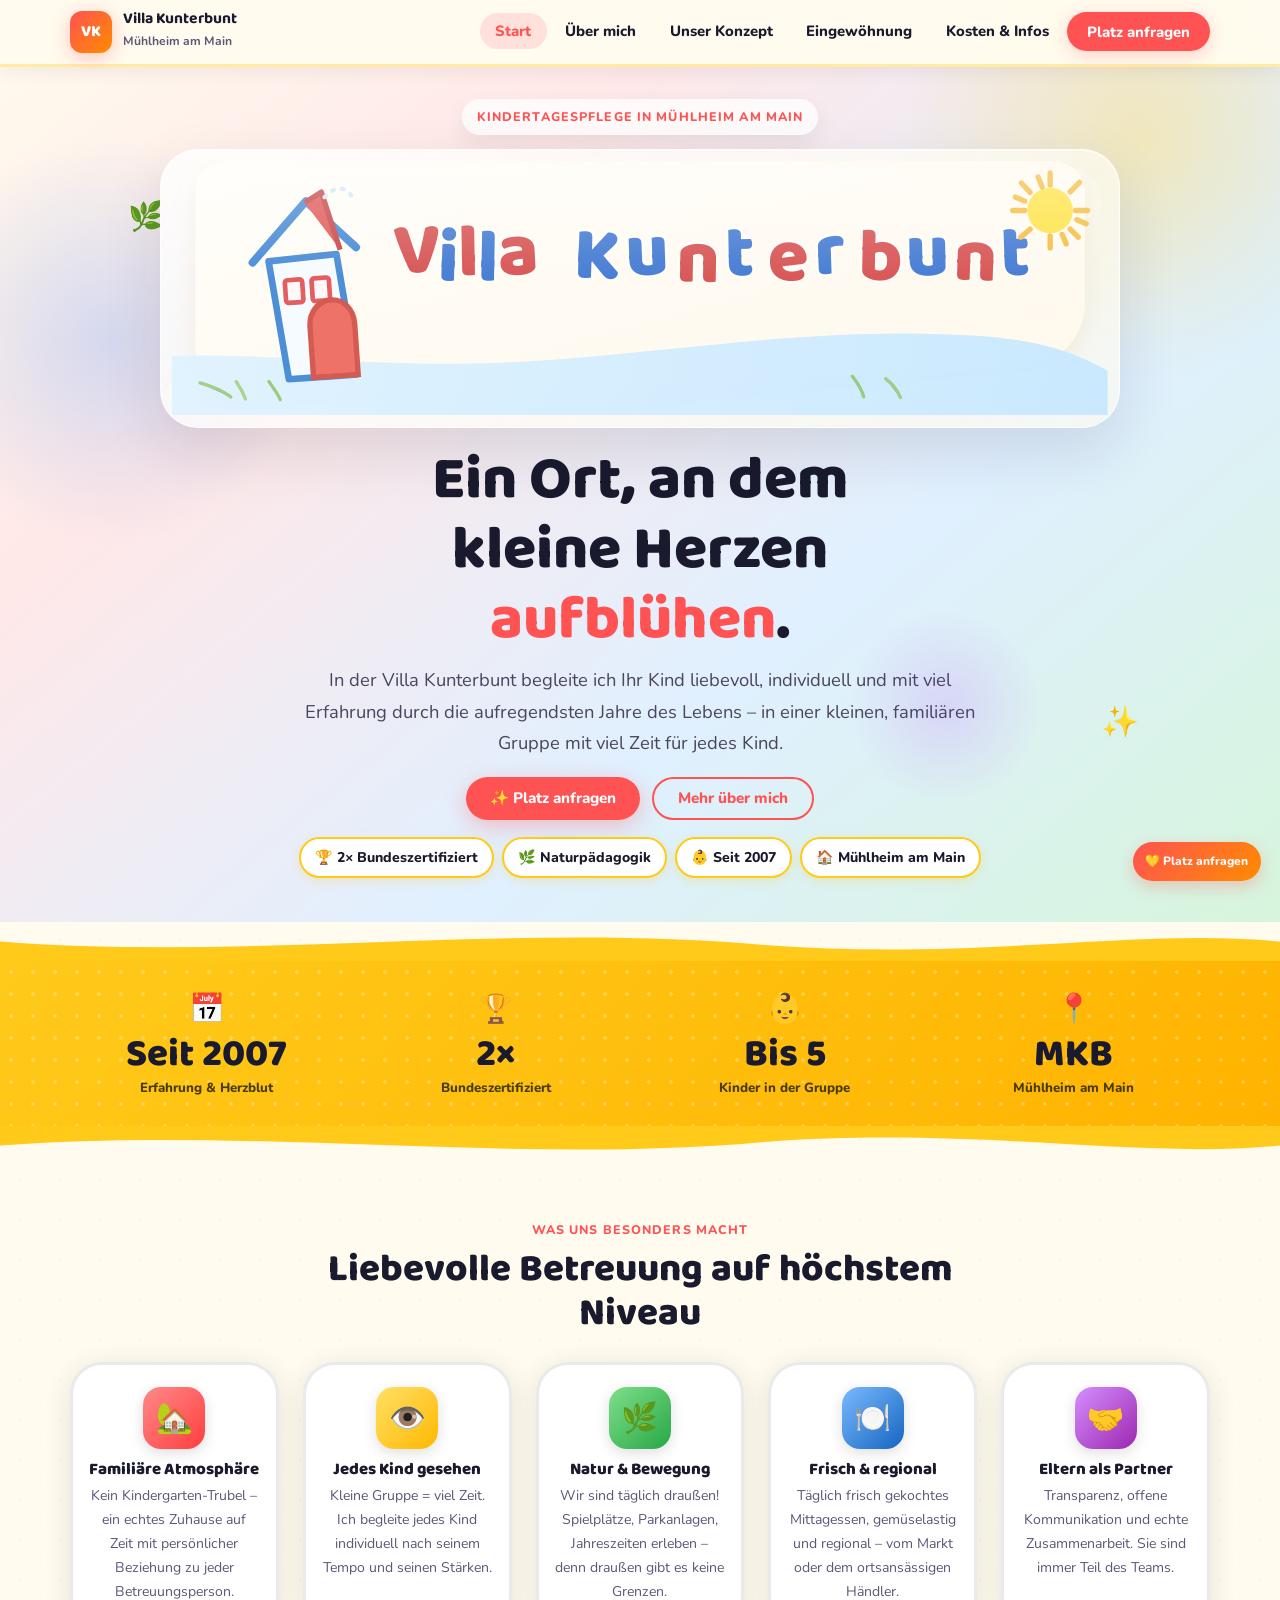
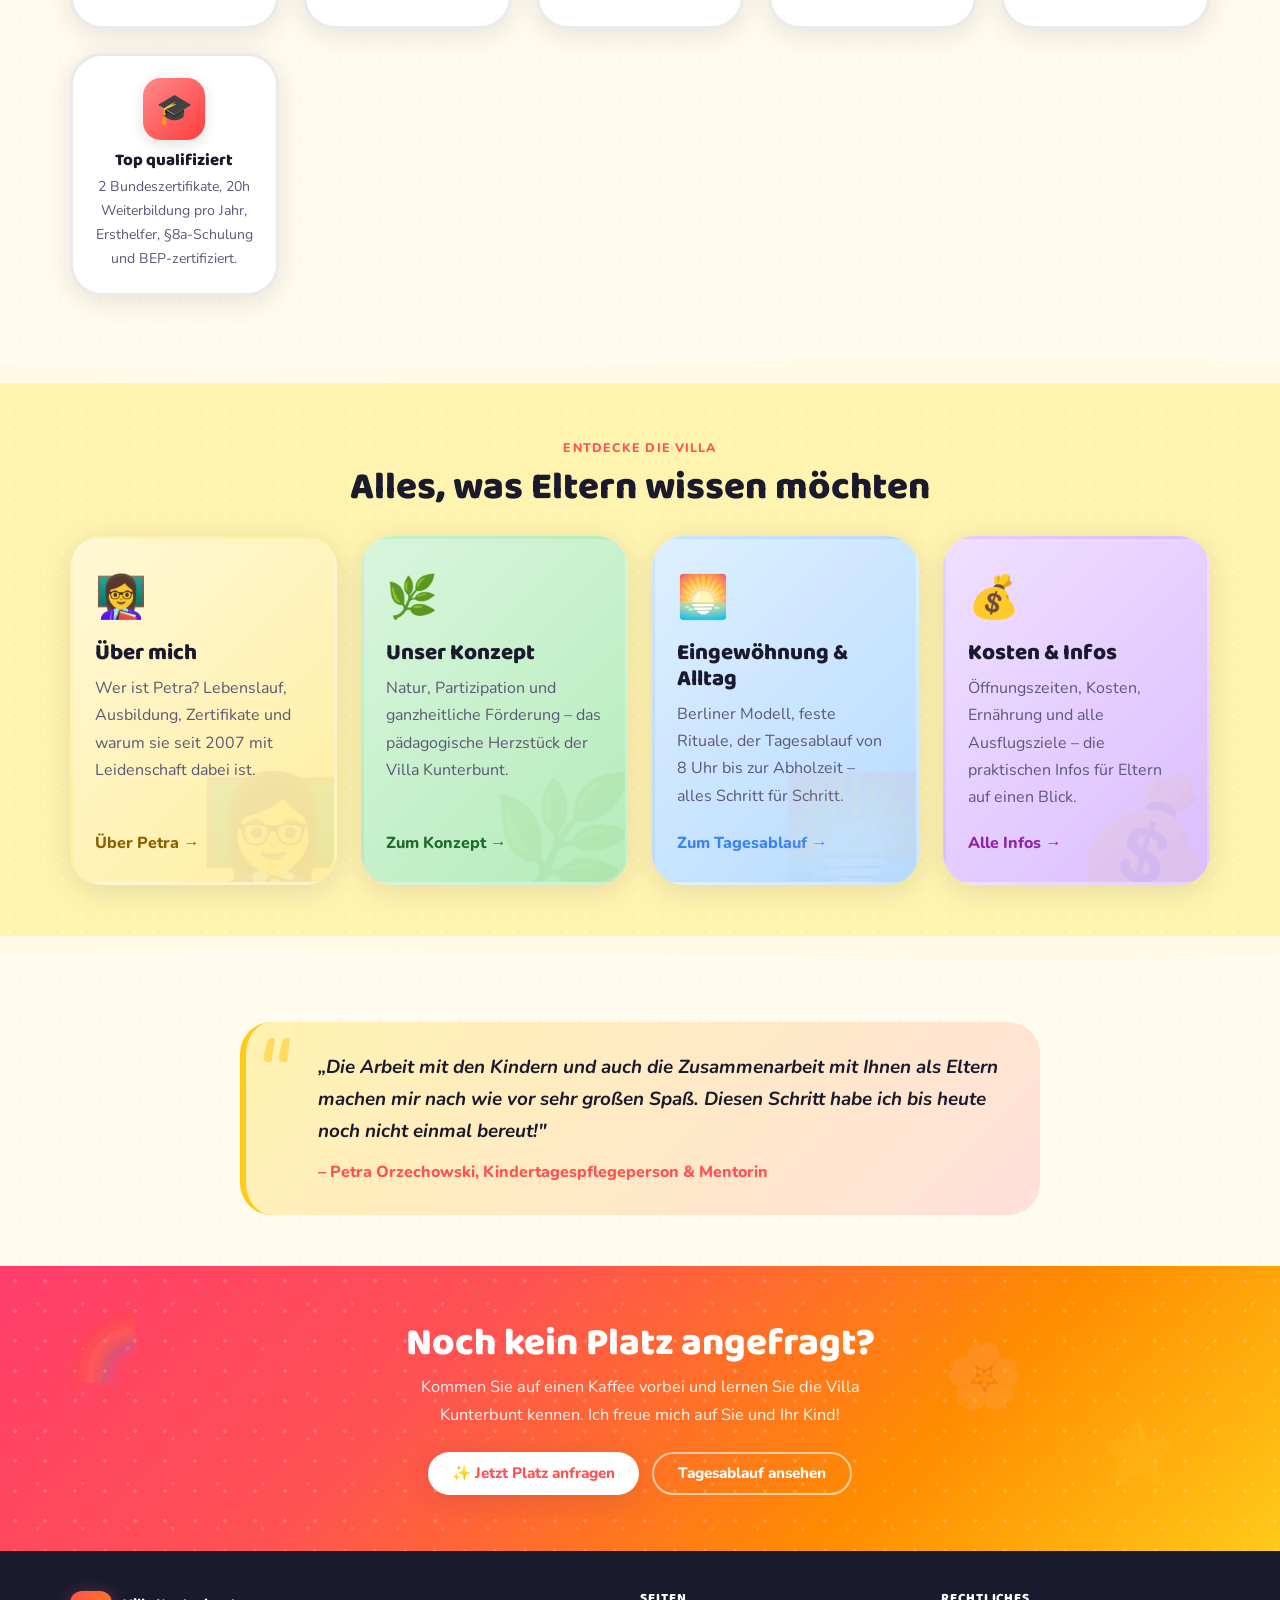
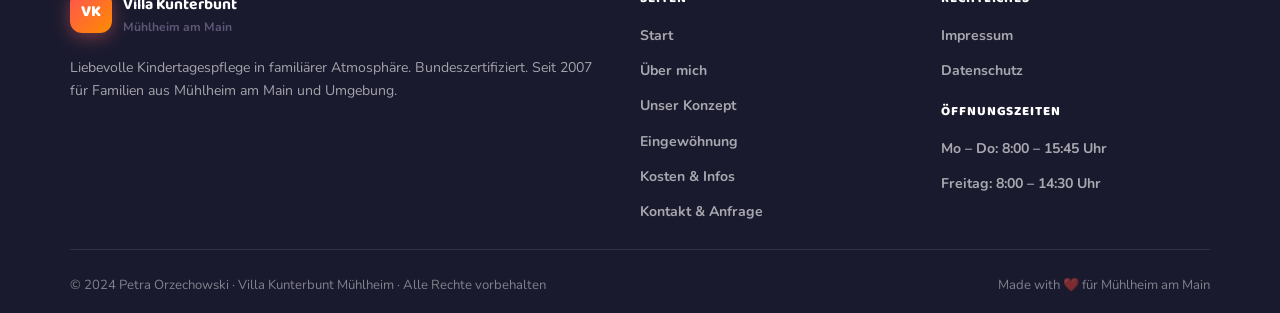
<file: index.html>
﻿<!DOCTYPE html>
<html lang="de">
<head>
  <meta charset="UTF-8" />
  <meta name="viewport" content="width=device-width, initial-scale=1.0" />
  <title>Villa Kunterbunt Mühlheim | Kindertagespflege mit Herz</title>
  <meta name="description" content="Villa Kunterbunt Mühlheim am Main – liebevolle, individuelle Kindertagespflege in kleiner Gruppe. Bundeszertifiziert. Seit 2007." />
  <meta name="keywords" content="Kindertagespflege Mühlheim am Main, Tagesmutter Mühlheim, Betreuung U3, Villa Kunterbunt Mühlheim" />
  <meta property="og:title" content="Villa Kunterbunt Mühlheim – Kindertagespflege mit Herz" />
  <meta property="og:description" content="Liebevolle, individuelle Kindertagespflege in kleiner Gruppe. Bundeszertifiziert seit 2007." />
  <meta property="og:type" content="website" />
  <meta property="og:locale" content="de_DE" />
  <link rel="preconnect" href="https://fonts.googleapis.com" />
  <link rel="preconnect" href="https://fonts.gstatic.com" crossorigin />
  <link href="https://fonts.googleapis.com/css2?family=Baloo+2:wght@700;800&family=Nunito:wght@400;600;700;800&display=swap" rel="stylesheet" />
  <link rel="stylesheet" href="style.css" />
  <script type="application/ld+json">{"@context":"https://schema.org","@type":"ChildCare","name":"Villa Kunterbunt Mühlheim","address":{"@type":"PostalAddress","addressLocality":"Mühlheim am Main","addressCountry":"DE"},"url":"https://www.villa-kunterbunt-muehlheim.de","description":"Kindertagespflege mit Herz in kleiner Gruppe, bundeszertifiziert, seit 2007."}</script>
</head>
<body>
  <a class="skip-link" href="#main">Zum Inhalt springen</a>

  <header class="site-header" id="site-header">
    <nav class="nav container" aria-label="Hauptnavigation">
      <a class="logo" href="index.html" aria-label="Villa Kunterbunt Startseite">
        <div class="logo-mark" aria-hidden="true">VK</div>
        <div class="logo-text"><strong>Villa Kunterbunt</strong><small>Mühlheim am Main</small></div>
      </a>
      <button class="nav-toggle" aria-expanded="false" aria-label="Menü öffnen" aria-controls="nav-menu">
        <span></span><span></span><span></span>
      </button>
      <ul class="nav-menu" id="nav-menu">
        <li><a href="index.html" class="active">Start</a></li>
        <li><a href="ueber-mich.html">Über mich</a></li>
        <li><a href="konzept.html">Unser Konzept</a></li>
        <li><a href="eingewohnung.html">Eingewöhnung</a></li>
        <li><a href="kosten.html">Kosten & Infos</a></li>
        <li><a href="kontakt.html" class="nav-cta">Platz anfragen</a></li>
      </ul>
    </nav>
  </header>

  <main id="main">

    <!-- ═══ HERO ═══ -->
    <section class="hero">
      <div class="hero-deco" aria-hidden="true">
        <div class="blob" data-parallax="-0.1" style="width:520px;height:520px;background:radial-gradient(circle,rgba(255,217,61,.32),transparent 65%);right:-120px;top:-120px;"></div>
        <div class="blob" data-parallax="-0.14" style="width:440px;height:440px;background:radial-gradient(circle,rgba(77,150,255,.24),transparent 65%);left:-110px;top:120px;"></div>
        <div class="blob" data-parallax="-0.08" style="width:280px;height:280px;background:radial-gradient(circle,rgba(107,203,119,.22),transparent 65%);left:48%;top:18%;"></div>
        <div class="blob" data-parallax="-0.12" style="width:210px;height:210px;background:radial-gradient(circle,rgba(199,125,255,.24),transparent 65%);right:18%;bottom:12%;"></div>
        <span class="deco-item" data-parallax="-0.07" style="left:10%;top:22%;font-size:1.8rem;">🌿</span>
        <span class="deco-item" data-parallax="-0.09" style="right:11%;bottom:20%;font-size:1.9rem;">✨</span>
      </div>
      <div class="container">
        <div class="hero-shell">
          <div class="hero-content reveal">
            <p class="kicker hero-kicker">Kindertagespflege in Mühlheim am Main</p>
            <figure class="hero-illustration reveal d1" aria-label="Villa Kunterbunt Wortmarke mit Haus und Sonne">
              <div class="hero-illustration-frame">
                <svg class="hero-illustration-svg" viewBox="0 0 1400 380" role="img" aria-labelledby="hero-illus-title hero-illus-desc">
                  <title id="hero-illus-title">Villa Kunterbunt</title>
                  <desc id="hero-illus-desc">Handgezeichneter Villa-Kunterbunt-Schriftzug mit Hausillustration links und Sonne rechts.</desc>
                  <defs>
                    <linearGradient id="paperShade" x1="0%" x2="100%" y1="0%" y2="100%">
                      <stop offset="0%" stop-color="#fffef9" />
                      <stop offset="100%" stop-color="#fff8ec" />
                    </linearGradient>
                    <linearGradient id="skyBand" x1="0%" x2="100%" y1="0%" y2="0%">
                      <stop offset="0%" stop-color="#dff2ff" />
                      <stop offset="100%" stop-color="#c7e8ff" />
                    </linearGradient>
                    <filter id="softShadow" x="-10%" y="-10%" width="120%" height="140%">
                      <feDropShadow dx="0" dy="14" stdDeviation="18" flood-color="#d9c59a" flood-opacity="0.25" />
                    </filter>
                  </defs>
                  <path d="M35 42C35 18 56 0 82 0H1318C1345 0 1366 21 1366 47V212C1366 263 1327 306 1276 309L139 360C82 368 35 333 35 277Z" fill="url(#paperShade)" filter="url(#softShadow)"/>
                  <path d="M0 292C134 286 331 312 529 300C754 287 969 245 1210 262C1284 267 1346 282 1400 314V380H0Z" fill="url(#skyBand)" opacity="0.95"/>
                  <g opacity="0.8">
                    <path d="M42 332C60 337 76 344 88 353" stroke="#91c76d" stroke-width="5" stroke-linecap="round"/>
                    <path d="M96 330C102 339 106 346 110 356" stroke="#9ecf74" stroke-width="5" stroke-linecap="round"/>
                    <path d="M145 330C152 340 158 348 162 357" stroke="#8ac35f" stroke-width="5" stroke-linecap="round"/>
                    <path d="M1018 322C1026 332 1032 341 1035 353" stroke="#8ac35f" stroke-width="5" stroke-linecap="round"/>
                    <path d="M1068 326C1079 334 1086 344 1090 354" stroke="#91c76d" stroke-width="5" stroke-linecap="round"/>
                  </g>
                  <g transform="translate(88 40) rotate(-4 90 130)">
                    <path d="M34 108L120 22L190 96" fill="none" stroke="#4d8fd7" stroke-width="12" stroke-linecap="round" stroke-linejoin="round"/>
                    <path d="M58 108L76 286L178 286L160 104Z" fill="#f6fbff" stroke="#4d8fd7" stroke-width="10" stroke-linejoin="round"/>
                    <path d="M118 24L144 10L166 98" fill="#e35f5f" stroke="#c94f4f" stroke-width="8" stroke-linejoin="round"/>
                    <path d="M148 18C168 0 182 3 194 28" fill="none" stroke="#d7e6f7" stroke-width="6" stroke-linecap="round" stroke-dasharray="3 12"/>
                    <rect x="80" y="138" width="26" height="34" rx="4" fill="#fff8f8" stroke="#e35f5f" stroke-width="7"/>
                    <rect x="120" y="138" width="26" height="34" rx="4" fill="#fff8f8" stroke="#e35f5f" stroke-width="7"/>
                    <path d="M113 210C113 188 128 172 147 172C166 172 180 188 180 210V286H113Z" fill="#ef7269" stroke="#d45b52" stroke-width="8"/>
                  </g>
                  <g aria-hidden="true">
                    <text x="332" y="168" style="font: 800 112px 'Baloo 2', 'Nunito', sans-serif; fill: #d95959; stroke: rgba(255,255,255,.55); stroke-width: 7px; paint-order: stroke fill;" transform="rotate(-2 332 168)">V</text>
                    <text x="396" y="178" style="font: 800 112px 'Baloo 2', 'Nunito', sans-serif; fill: #4a7fd4; stroke: rgba(255,255,255,.55); stroke-width: 7px; paint-order: stroke fill;" transform="rotate(2 396 178)">i</text>
                    <text x="428" y="171" style="font: 800 112px 'Baloo 2', 'Nunito', sans-serif; fill: #d95959; stroke: rgba(255,255,255,.55); stroke-width: 7px; paint-order: stroke fill;" transform="rotate(-1 428 171)">l</text>
                    <text x="457" y="178" style="font: 800 112px 'Baloo 2', 'Nunito', sans-serif; fill: #4a7fd4; stroke: rgba(255,255,255,.55); stroke-width: 7px; paint-order: stroke fill;" transform="rotate(1 457 178)">l</text>
                    <text x="490" y="171" style="font: 800 112px 'Baloo 2', 'Nunito', sans-serif; fill: #d95959; stroke: rgba(255,255,255,.55); stroke-width: 7px; paint-order: stroke fill;" transform="rotate(-3 490 171)">a</text>

                    <text x="600" y="174" style="font: 800 112px 'Baloo 2', 'Nunito', sans-serif; fill: #4a7fd4; stroke: rgba(255,255,255,.55); stroke-width: 7px; paint-order: stroke fill;" transform="rotate(2 600 174)">K</text>
                    <text x="680" y="171" style="font: 800 112px 'Baloo 2', 'Nunito', sans-serif; fill: #4a7fd4; stroke: rgba(255,255,255,.55); stroke-width: 7px; paint-order: stroke fill;" transform="rotate(-2 680 171)">u</text>
                    <text x="754" y="179" style="font: 800 112px 'Baloo 2', 'Nunito', sans-serif; fill: #d95959; stroke: rgba(255,255,255,.55); stroke-width: 7px; paint-order: stroke fill;" transform="rotate(1 754 179)">n</text>
                    <text x="827" y="170" style="font: 800 112px 'Baloo 2', 'Nunito', sans-serif; fill: #4a7fd4; stroke: rgba(255,255,255,.55); stroke-width: 7px; paint-order: stroke fill;" transform="rotate(-1 827 170)">t</text>
                    <text x="890" y="176" style="font: 800 112px 'Baloo 2', 'Nunito', sans-serif; fill: #d95959; stroke: rgba(255,255,255,.55); stroke-width: 7px; paint-order: stroke fill;" transform="rotate(2 890 176)">e</text>
                    <text x="962" y="169" style="font: 800 112px 'Baloo 2', 'Nunito', sans-serif; fill: #4a7fd4; stroke: rgba(255,255,255,.55); stroke-width: 7px; paint-order: stroke fill;" transform="rotate(-2 962 169)">r</text>

                    <text x="1026" y="177" style="font: 800 112px 'Baloo 2', 'Nunito', sans-serif; fill: #d95959; stroke: rgba(255,255,255,.55); stroke-width: 7px; paint-order: stroke fill;" transform="rotate(1 1026 177)">b</text>
                    <text x="1098" y="170" style="font: 800 112px 'Baloo 2', 'Nunito', sans-serif; fill: #4a7fd4; stroke: rgba(255,255,255,.55); stroke-width: 7px; paint-order: stroke fill;" transform="rotate(-1 1098 170)">u</text>
                    <text x="1168" y="177" style="font: 800 112px 'Baloo 2', 'Nunito', sans-serif; fill: #d95959; stroke: rgba(255,255,255,.55); stroke-width: 7px; paint-order: stroke fill;" transform="rotate(2 1168 177)">n</text>
                    <text x="1240" y="170" style="font: 800 112px 'Baloo 2', 'Nunito', sans-serif; fill: #4a7fd4; stroke: rgba(255,255,255,.55); stroke-width: 7px; paint-order: stroke fill;" transform="rotate(-2 1240 170)">t</text>
                  </g>
                  <g transform="translate(1242 18)">
                    <circle cx="72" cy="56" r="34" fill="#ffe44d"/>
                    <g stroke="#f6c04a" stroke-width="8" stroke-linecap="round">
                      <path d="M72 0L72 18"/>
                      <path d="M72 94L72 112"/>
                      <path d="M16 56L34 56"/>
                      <path d="M110 56L128 56"/>
                      <path d="M29 15L42 29"/>
                      <path d="M102 84L114 96"/>
                      <path d="M28 96L42 84"/>
                      <path d="M102 28L116 14"/>
                      <path d="M54 6L60 21"/>
                      <path d="M90 92L96 106"/>
                      <path d="M20 36L34 42"/>
                      <path d="M112 70L126 76"/>
                    </g>
                  </g>
                </svg>
              </div>
            </figure>
            <h1>Ein Ort, an dem kleine Herzen <em>aufblühen</em>.</h1>
            <p class="lead">In der Villa Kunterbunt begleite ich Ihr Kind liebevoll, individuell und mit viel Erfahrung durch die aufregendsten Jahre des Lebens – in einer kleinen, familiären Gruppe mit viel Zeit für jedes Kind.</p>
            <div class="hero-cta">
              <a href="kontakt.html" class="btn btn-primary">✨ Platz anfragen</a>
              <a href="ueber-mich.html" class="btn btn-ghost">Mehr über mich</a>
            </div>
            <ul class="hero-badges">
              <li>🏆 2× Bundeszertifiziert</li>
              <li>🌿 Naturpädagogik</li>
              <li>👶 Seit 2007</li>
              <li>🏠 Mühlheim am Main</li>
            </ul>
          </div>
        </div>
      </div>
    </section>

    <!-- ═══ WAVE + STATS ═══ -->
    <div class="wave" aria-hidden="true">
      <svg xmlns="http://www.w3.org/2000/svg" viewBox="0 0 1440 44" preserveAspectRatio="none">
        <path d="M0,22 C280,44 580,0 860,26 C1100,44 1280,6 1440,22 L1440,44 L0,44 Z" fill="#FFCA1A"/>
      </svg>
    </div>
    <div class="stats-strip">
      <div class="container">
        <div class="stats-grid">
          <div class="stat-item reveal">
            <div class="icon">📅</div>
            <strong>Seit 2007</strong>
            <span>Erfahrung & Herzblut</span>
          </div>
          <div class="stat-item reveal d1">
            <div class="icon">🏆</div>
            <strong>2×</strong>
            <span>Bundeszertifiziert</span>
          </div>
          <div class="stat-item reveal d2">
            <div class="icon">👶</div>
            <strong>Bis 5</strong>
            <span>Kinder in der Gruppe</span>
          </div>
          <div class="stat-item reveal d3">
            <div class="icon">📍</div>
            <strong>MKB</strong>
            <span>Mühlheim am Main</span>
          </div>
        </div>
      </div>
    </div>
    <div class="wave" aria-hidden="true">
      <svg xmlns="http://www.w3.org/2000/svg" viewBox="0 0 1440 44" preserveAspectRatio="none">
        <path d="M0,22 C280,0 580,44 860,18 C1100,0 1280,38 1440,22 L1440,0 L0,0 Z" fill="#FFCA1A"/>
      </svg>
    </div>

    <!-- ═══ FEATURES ═══ -->
    <section class="section">
      <div class="container">
        <div class="section-head reveal">
          <p class="kicker">Was uns besonders macht</p>
          <h2>Liebevolle Betreuung auf höchstem Niveau</h2>
        </div>
        <div class="feature-grid">
          <div class="feature-item reveal">
            <div class="feature-icon fi-coral">🏡</div>
            <h3>Familiäre Atmosphäre</h3>
            <p>Kein Kindergarten-Trubel – ein echtes Zuhause auf Zeit mit persönlicher Beziehung zu jeder Betreuungsperson.</p>
          </div>
          <div class="feature-item reveal d1">
            <div class="feature-icon fi-yellow">👁️</div>
            <h3>Jedes Kind gesehen</h3>
            <p>Kleine Gruppe = viel Zeit. Ich begleite jedes Kind individuell nach seinem Tempo und seinen Stärken.</p>
          </div>
          <div class="feature-item reveal d2">
            <div class="feature-icon fi-mint">🌿</div>
            <h3>Natur & Bewegung</h3>
            <p>Wir sind täglich draußen! Spielplätze, Parkanlagen, Jahreszeiten erleben – denn draußen gibt es keine Grenzen.</p>
          </div>
          <div class="feature-item reveal d3">
            <div class="feature-icon fi-blue">🍽️</div>
            <h3>Frisch & regional</h3>
            <p>Täglich frisch gekochtes Mittagessen, gemüselastig und regional – vom Markt oder dem ortsansässigen Händler.</p>
          </div>
          <div class="feature-item reveal">
            <div class="feature-icon fi-purple">🤝</div>
            <h3>Eltern als Partner</h3>
            <p>Transparenz, offene Kommunikation und echte Zusammenarbeit. Sie sind immer Teil des Teams.</p>
          </div>
          <div class="feature-item reveal d1">
            <div class="feature-icon fi-coral">🎓</div>
            <h3>Top qualifiziert</h3>
            <p>2 Bundeszertifikate, 20h Weiterbildung pro Jahr, Ersthelfer, §8a-Schulung und BEP-zertifiziert.</p>
          </div>
        </div>
      </div>
    </section>

    <!-- ═══ WAVE + TEASER PAGES ═══ -->
    <div class="wave" aria-hidden="true">
      <svg xmlns="http://www.w3.org/2000/svg" viewBox="0 0 1440 40" preserveAspectRatio="none">
        <path d="M0,20 C360,40 1080,0 1440,20 L1440,40 L0,40 Z" fill="#FFF9E6"/>
      </svg>
    </div>
    <section class="section bg-yellow">
      <div class="container">
        <div class="section-head reveal">
          <p class="kicker">Entdecke die Villa</p>
          <h2>Alles, was Eltern wissen möchten</h2>
        </div>
        <div class="teaser-grid" style="grid-template-columns:repeat(auto-fit,minmax(230px,1fr));">
          <a href="ueber-mich.html" class="teaser-card teaser-card-yellow reveal" style="text-decoration:none;color:inherit;">
            <div class="teaser-icon">👩‍🏫</div>
            <h3>Über mich</h3>
            <p>Wer ist Petra? Lebenslauf, Ausbildung, Zertifikate und warum sie seit 2007 mit Leidenschaft dabei ist.</p>
            <span class="teaser-link">Über Petra →</span>
            <span class="teaser-bg-icon" aria-hidden="true">👩‍🏫</span>
          </a>
          <a href="konzept.html" class="teaser-card teaser-card-mint reveal d1" style="text-decoration:none;color:inherit;">
            <div class="teaser-icon">🌿</div>
            <h3>Unser Konzept</h3>
            <p>Natur, Partizipation und ganzheitliche Förderung – das pädagogische Herzstück der Villa Kunterbunt.</p>
            <span class="teaser-link">Zum Konzept →</span>
            <span class="teaser-bg-icon" aria-hidden="true">🌿</span>
          </a>
          <a href="eingewohnung.html" class="teaser-card teaser-card-blue reveal d2" style="text-decoration:none;color:inherit;">
            <div class="teaser-icon">🌅</div>
            <h3>Eingewöhnung & Alltag</h3>
            <p>Berliner Modell, feste Rituale, der Tagesablauf von 8 Uhr bis zur Abholzeit – alles Schritt für Schritt.</p>
            <span class="teaser-link">Zum Tagesablauf →</span>
            <span class="teaser-bg-icon" aria-hidden="true">🌅</span>
          </a>
          <a href="kosten.html" class="teaser-card teaser-card-purple reveal d3" style="text-decoration:none;color:inherit;">
            <div class="teaser-icon">💰</div>
            <h3>Kosten & Infos</h3>
            <p>Öffnungszeiten, Kosten, Ernährung und alle Ausflugsziele – die praktischen Infos für Eltern auf einen Blick.</p>
            <span class="teaser-link">Alle Infos →</span>
            <span class="teaser-bg-icon" aria-hidden="true">💰</span>
          </a>
        </div>
      </div>
    </section>
    <div class="wave" aria-hidden="true">
      <svg xmlns="http://www.w3.org/2000/svg" viewBox="0 0 1440 40" preserveAspectRatio="none">
        <path d="M0,20 C360,0 1080,40 1440,20 L1440,0 L0,0 Z" fill="#FFF9E6"/>
      </svg>
    </div>

    <!-- ═══ QUOTE ═══ -->
    <section class="section">
      <div class="container">
        <div class="quote-block reveal" style="max-width:800px;margin-inline:auto;">
          <blockquote>
            „Die Arbeit mit den Kindern und auch die Zusammenarbeit mit Ihnen als Eltern machen mir nach wie vor sehr großen Spaß. Diesen Schritt habe ich bis heute noch nicht einmal bereut!"
          </blockquote>
          <cite>– Petra Orzechowski, Kindertagespflegeperson & Mentorin</cite>
        </div>
      </div>
    </section>

    <!-- ═══ CTA ═══ -->
    <section class="cta-section">
      <span class="cta-deco" style="top:10%;left:5%;">🌈</span>
      <span class="cta-deco" style="bottom:15%;right:8%;">⭐</span>
      <span class="cta-deco" style="top:20%;right:20%;">🌸</span>
      <div class="container reveal" style="position:relative;z-index:1;">
        <h2>Noch kein Platz angefragt?</h2>
        <p class="cta-lead">Kommen Sie auf einen Kaffee vorbei und lernen Sie die Villa Kunterbunt kennen. Ich freue mich auf Sie und Ihr Kind!</p>
        <div class="cta-row">
          <a href="kontakt.html" class="btn btn-white">✨ Jetzt Platz anfragen</a>
          <a href="eingewohnung.html" class="btn btn-ghost" style="border-color:rgba(255,255,255,.6);color:#fff;">Tagesablauf ansehen</a>
        </div>
      </div>
    </section>

  </main>

  <footer class="site-footer">
    <div class="container">
      <div class="footer-grid">
        <div class="footer-brand">
          <div class="logo">
            <div class="logo-mark" aria-hidden="true">VK</div>
            <div class="logo-text"><strong style="color:#fff;">Villa Kunterbunt</strong><small>Mühlheim am Main</small></div>
          </div>
          <p>Liebevolle Kindertagespflege in familiärer Atmosphäre. Bundeszertifiziert. Seit 2007 für Familien aus Mühlheim am Main und Umgebung.</p>
        </div>
        <div class="footer-col">
          <h4>Seiten</h4>
          <ul>
            <li><a href="index.html">Start</a></li>
            <li><a href="ueber-mich.html">Über mich</a></li>
            <li><a href="konzept.html">Unser Konzept</a></li>
            <li><a href="eingewohnung.html">Eingewöhnung</a></li>
            <li><a href="kosten.html">Kosten & Infos</a></li>
            <li><a href="kontakt.html">Kontakt & Anfrage</a></li>
          </ul>
        </div>
        <div class="footer-col">
          <h4>Rechtliches</h4>
          <ul>
            <li><a href="impressum.html">Impressum</a></li>
            <li><a href="datenschutz.html">Datenschutz</a></li>
          </ul>
          <h4 style="margin-top:1.2rem;">Öffnungszeiten</h4>
          <ul>
            <li><a href="kosten.html">Mo – Do: 8:00 – 15:45 Uhr</a></li>
            <li><a href="kosten.html">Freitag: 8:00 – 14:30 Uhr</a></li>
          </ul>
        </div>
      </div>
      <div class="footer-bottom">
        <span>© 2024 Petra Orzechowski · Villa Kunterbunt Mühlheim · Alle Rechte vorbehalten</span>
        <span>Made with ❤️ für Mühlheim am Main</span>
      </div>
    </div>
  </footer>

  <a class="floating-btn" href="kontakt.html" aria-label="Betreuungsplatz anfragen">💛 Platz anfragen</a>
  <script src="script.js"></script>
</body>
</html>
</file>
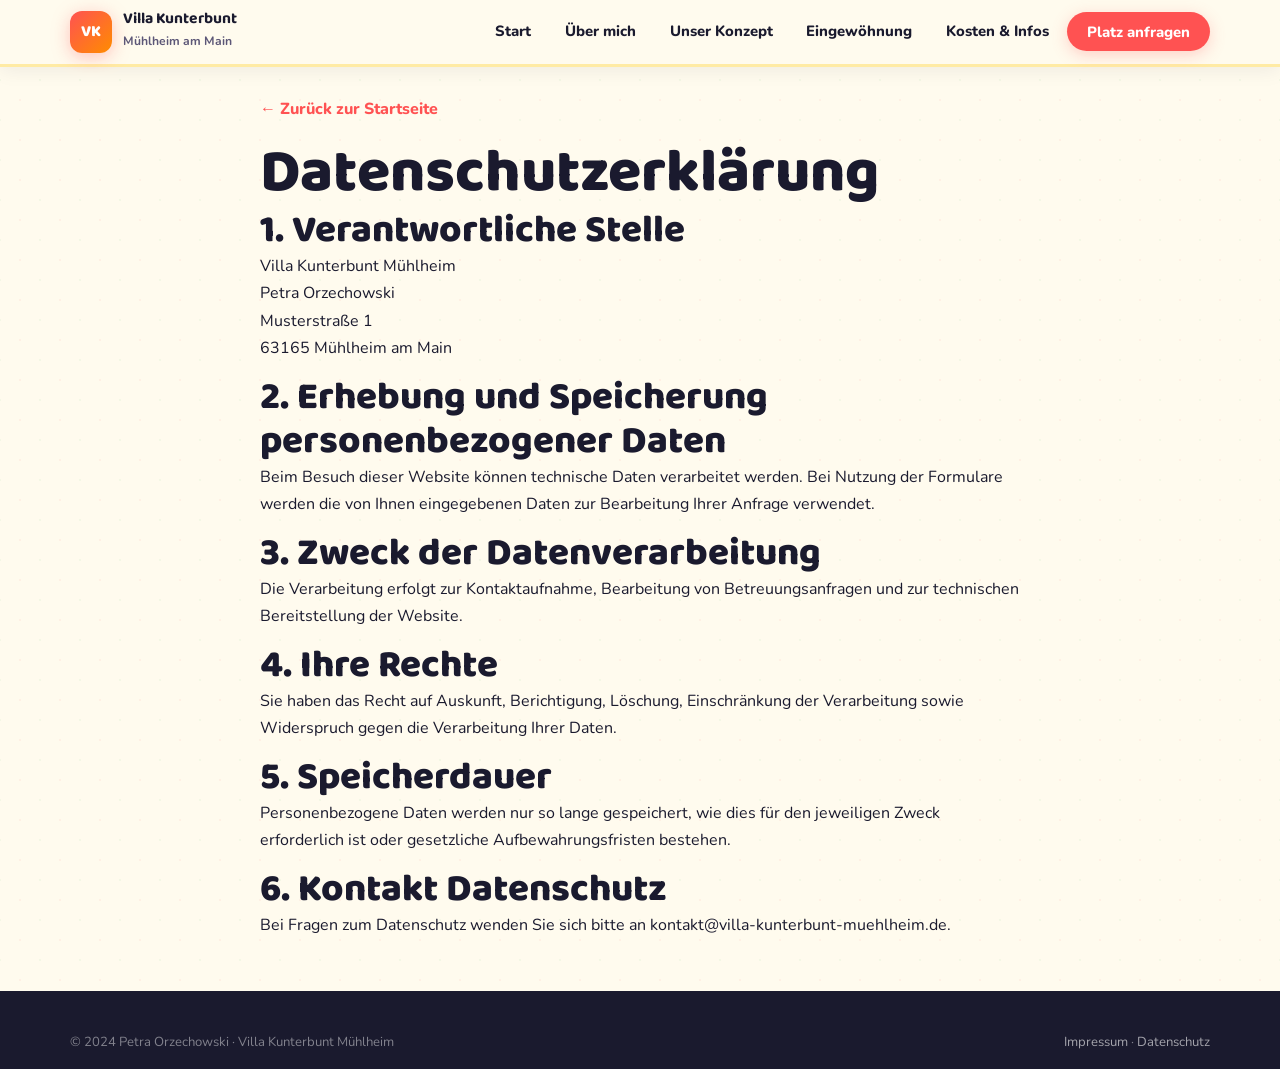
<file: datenschutz.html>
﻿<!DOCTYPE html>
<html lang="de">
<head>
  <meta charset="UTF-8" />
  <meta name="viewport" content="width=device-width, initial-scale=1.0" />
  <title>Datenschutz | Villa Kunterbunt Mühlheim</title>
  <link rel="preconnect" href="https://fonts.googleapis.com" />
  <link rel="preconnect" href="https://fonts.gstatic.com" crossorigin />
  <link href="https://fonts.googleapis.com/css2?family=Baloo+2:wght@700;800&family=Nunito:wght@400;600;700;800&display=swap" rel="stylesheet" />
  <link rel="stylesheet" href="style.css" />
</head>
<body>
  <a class="skip-link" href="#main">Zum Inhalt springen</a>
  <header class="site-header" id="site-header">
    <nav class="nav container" aria-label="Hauptnavigation">
      <a class="logo" href="index.html" aria-label="Villa Kunterbunt Startseite">
        <div class="logo-mark" aria-hidden="true">VK</div>
        <div class="logo-text"><strong>Villa Kunterbunt</strong><small>Mühlheim am Main</small></div>
      </a>
      <button class="nav-toggle" aria-expanded="false" aria-label="Menü öffnen" aria-controls="nav-menu">
        <span></span><span></span><span></span>
      </button>
      <ul class="nav-menu" id="nav-menu">
        <li><a href="index.html">Start</a></li>
        <li><a href="ueber-mich.html">Über mich</a></li>
        <li><a href="konzept.html">Unser Konzept</a></li>
        <li><a href="eingewohnung.html">Eingewöhnung</a></li>
        <li><a href="kosten.html">Kosten & Infos</a></li>
        <li><a href="kontakt.html" class="nav-cta">Platz anfragen</a></li>
      </ul>
    </nav>
  </header>
  <main id="main" class="section" style="padding-top:6rem;">
    <div class="container" style="max-width:760px;">
      <a href="index.html" style="font-weight:800;color:var(--coral);">← Zurück zur Startseite</a>
      <h1 style="margin-top:1rem;">Datenschutzerklärung</h1>
      <h2>1. Verantwortliche Stelle</h2>
      <p>Villa Kunterbunt Mühlheim<br />Petra Orzechowski<br />Musterstraße 1<br />63165 Mühlheim am Main</p>
      <h2>2. Erhebung und Speicherung personenbezogener Daten</h2>
      <p>Beim Besuch dieser Website können technische Daten verarbeitet werden. Bei Nutzung der Formulare werden die von Ihnen eingegebenen Daten zur Bearbeitung Ihrer Anfrage verwendet.</p>
      <h2>3. Zweck der Datenverarbeitung</h2>
      <p>Die Verarbeitung erfolgt zur Kontaktaufnahme, Bearbeitung von Betreuungsanfragen und zur technischen Bereitstellung der Website.</p>
      <h2>4. Ihre Rechte</h2>
      <p>Sie haben das Recht auf Auskunft, Berichtigung, Löschung, Einschränkung der Verarbeitung sowie Widerspruch gegen die Verarbeitung Ihrer Daten.</p>
      <h2>5. Speicherdauer</h2>
      <p>Personenbezogene Daten werden nur so lange gespeichert, wie dies für den jeweiligen Zweck erforderlich ist oder gesetzliche Aufbewahrungsfristen bestehen.</p>
      <h2>6. Kontakt Datenschutz</h2>
      <p>Bei Fragen zum Datenschutz wenden Sie sich bitte an kontakt@villa-kunterbunt-muehlheim.de.</p>
    </div>
  </main>
  <footer class="site-footer">
    <div class="container">
      <div class="footer-bottom" style="border-top:none;padding-top:0;">
        <span>© 2024 Petra Orzechowski · Villa Kunterbunt Mühlheim</span>
        <span><a href="impressum.html" style="color:rgba(255,255,255,.6);">Impressum</a> · <a href="datenschutz.html" style="color:rgba(255,255,255,.6);">Datenschutz</a></span>
      </div>
    </div>
  </footer>
  <script src="script.js"></script>
</body>
</html>
</file>
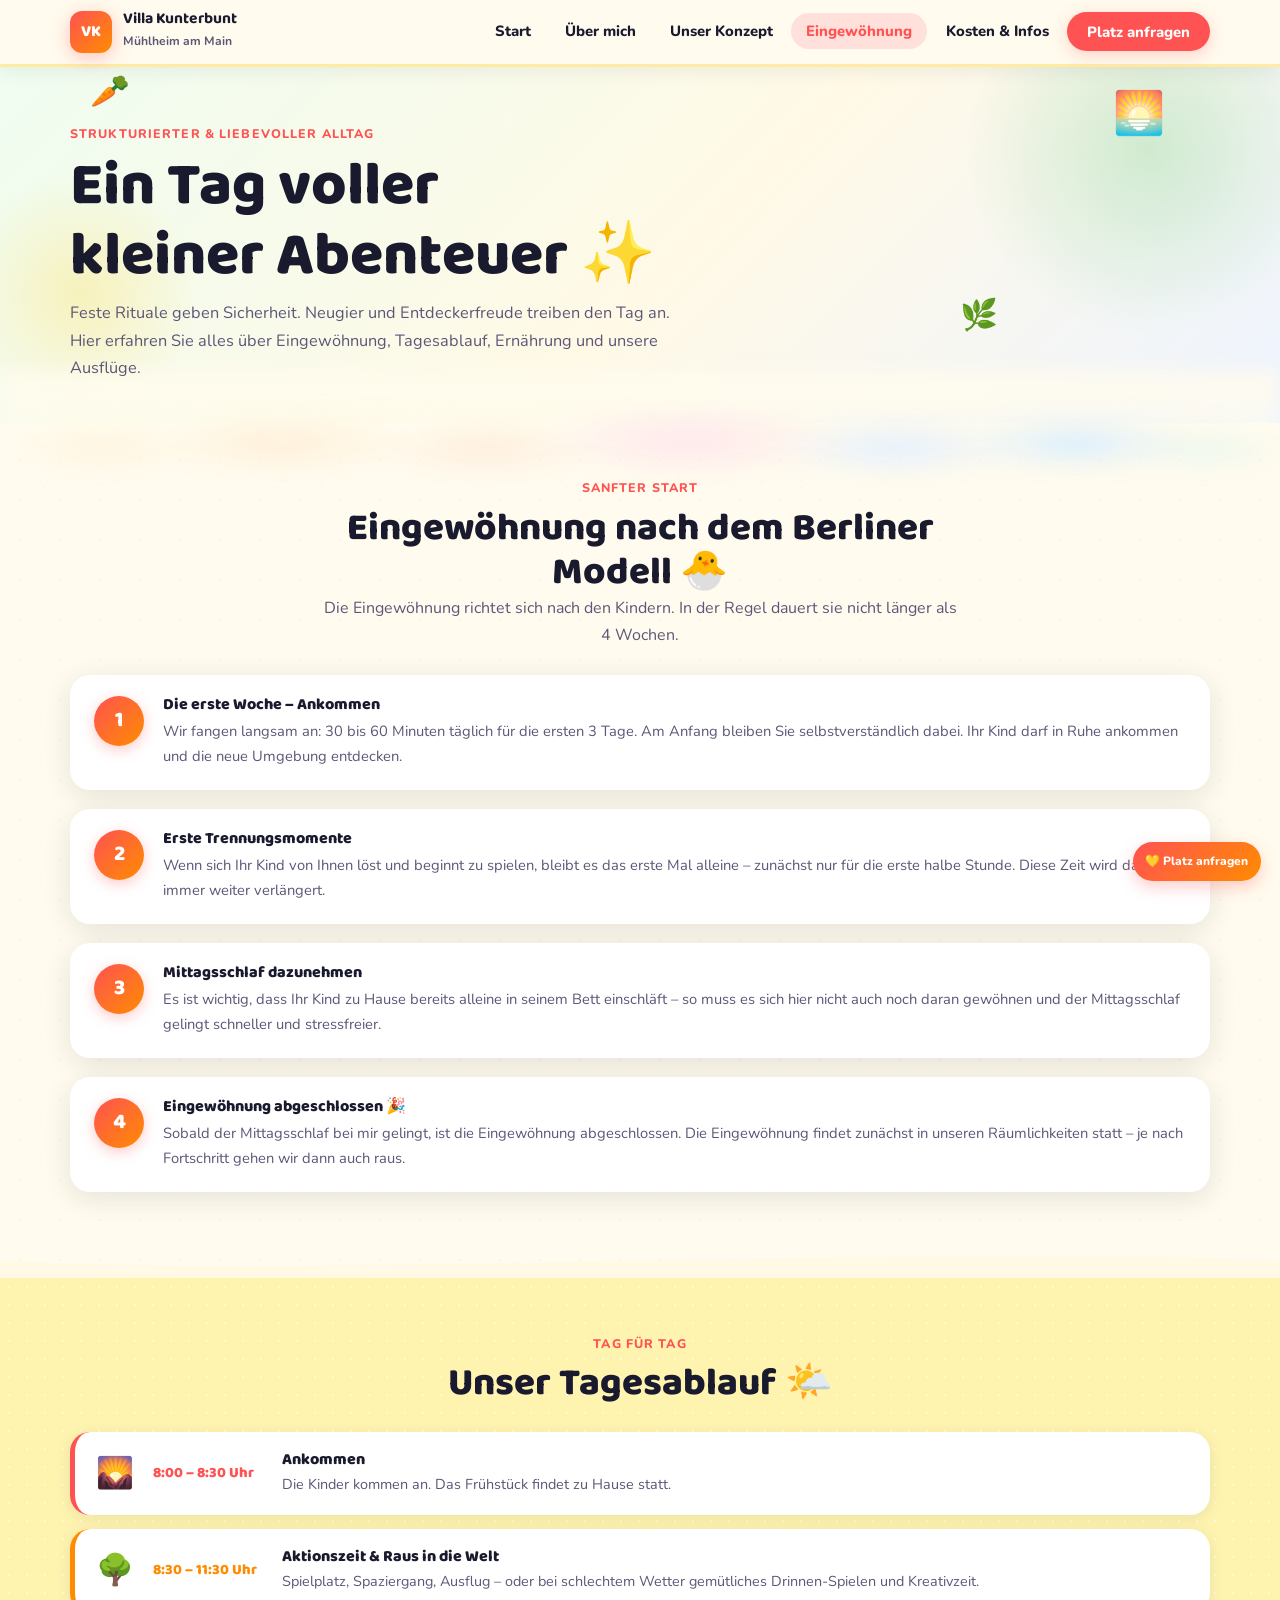
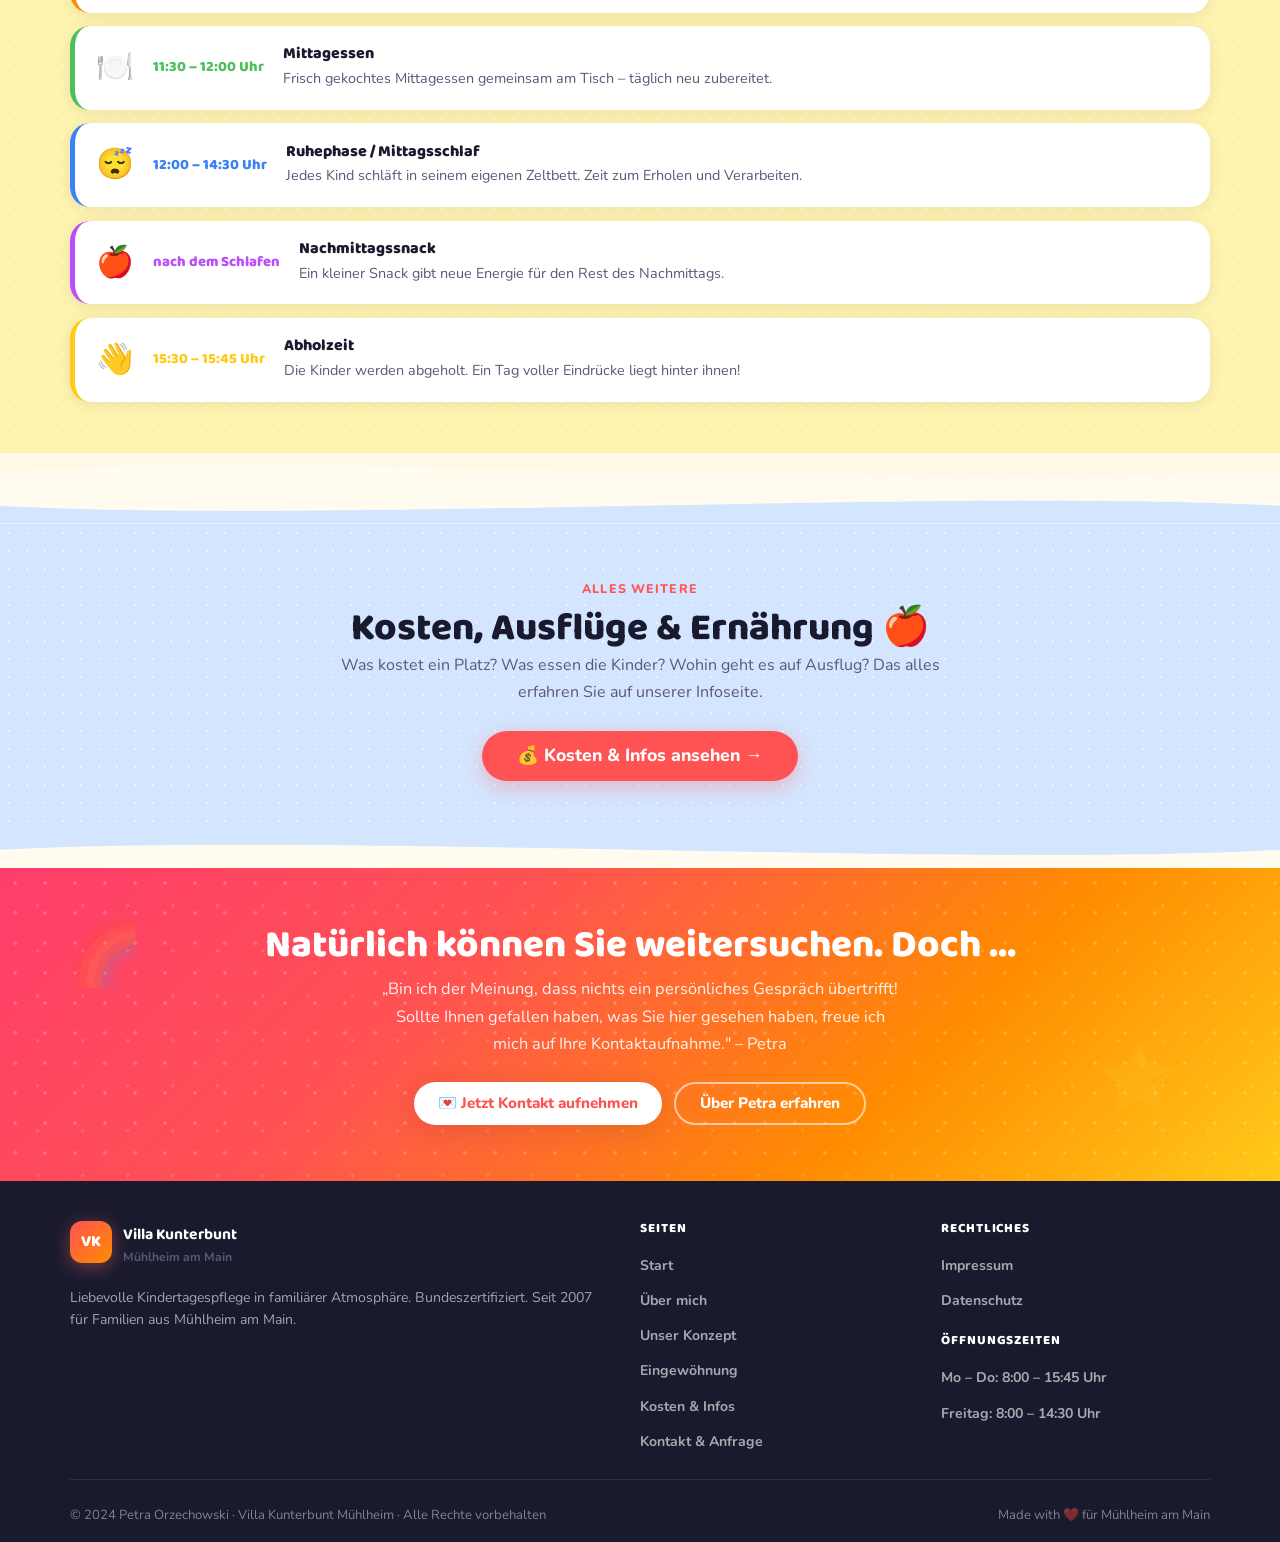
<file: eingewohnung.html>
﻿<!DOCTYPE html>
<html lang="de">
<head>
  <meta charset="UTF-8" />
  <meta name="viewport" content="width=device-width, initial-scale=1.0" />
  <title>Alltag & Eingewöhnung | Villa Kunterbunt Mühlheim</title>
  <meta name="description" content="Tagesablauf, Eingewöhnung nach Berliner Modell, Ernährung, Unternehmungen, Öffnungszeiten und Kosten der Villa Kunterbunt Mühlheim." />
  <link rel="preconnect" href="https://fonts.googleapis.com" />
  <link rel="preconnect" href="https://fonts.gstatic.com" crossorigin />
  <link href="https://fonts.googleapis.com/css2?family=Baloo+2:wght@700;800&family=Nunito:wght@400;600;700;800&display=swap" rel="stylesheet" />
  <link rel="stylesheet" href="style.css" />
</head>
<body>
  <a class="skip-link" href="#main">Zum Inhalt springen</a>

  <header class="site-header" id="site-header">
    <nav class="nav container" aria-label="Hauptnavigation">
      <a class="logo" href="index.html" aria-label="Villa Kunterbunt Startseite">
        <div class="logo-mark" aria-hidden="true">VK</div>
        <div class="logo-text"><strong>Villa Kunterbunt</strong><small>Mühlheim am Main</small></div>
      </a>
      <button class="nav-toggle" aria-expanded="false" aria-label="Menü öffnen" aria-controls="nav-menu">
        <span></span><span></span><span></span>
      </button>
      <ul class="nav-menu" id="nav-menu">
        <li><a href="index.html">Start</a></li>
        <li><a href="ueber-mich.html">Über mich</a></li>
        <li><a href="konzept.html">Unser Konzept</a></li>
        <li><a href="eingewohnung.html" class="active">Eingewöhnung</a></li>
        <li><a href="kosten.html">Kosten & Infos</a></li>
        <li><a href="kontakt.html" class="nav-cta">Platz anfragen</a></li>
      </ul>
    </nav>
  </header>

  <main id="main">

    <!-- ═══ PAGE HERO ═══ -->
    <section class="page-hero" style="background:linear-gradient(135deg,#EEFDF1 0%,#FFF9E6 55%,#EEF4FF 100%);">
      <div class="hero-deco" aria-hidden="true">
        <div class="blob" data-parallax="-0.10" style="width:400px;height:400px;background:radial-gradient(circle,rgba(107,203,119,.28),transparent 65%);right:-70px;top:-50px;"></div>
        <div class="blob" data-parallax="-0.14" style="width:260px;height:260px;background:radial-gradient(circle,rgba(255,217,61,.28),transparent 65%);left:-50px;bottom:0;"></div>
        <span class="deco-item" data-parallax="-0.07" style="right:9%;top:22%;font-size:2.6rem;">🌅</span>
        <span class="deco-item" data-parallax="-0.11" style="left:7%;top:18%;font-size:2rem;">🥕</span>
        <span class="deco-item" data-parallax="-0.09" style="right:22%;bottom:22%;font-size:1.9rem;">🌿</span>
      </div>
      <div class="container page-hero-content reveal">
        <p class="kicker">Strukturierter & liebevoller Alltag</p>
        <h1>Ein Tag voller<br>kleiner Abenteuer ✨</h1>
        <p class="lead">Feste Rituale geben Sicherheit. Neugier und Entdeckerfreude treiben den Tag an. Hier erfahren Sie alles über Eingewöhnung, Tagesablauf, Ernährung und unsere Ausflüge.</p>
      </div>
    </section>

    <!-- ═══ EINGEWÖHNUNG ═══ -->
    <section class="section" id="eingewoehnung">
      <div class="container">
        <div class="section-head reveal">
          <p class="kicker">Sanfter Start</p>
          <h2>Eingewöhnung nach dem Berliner Modell 🐣</h2>
          <p style="color:var(--muted);">Die Eingewöhnung richtet sich nach den Kindern. In der Regel dauert sie nicht länger als 4 Wochen.</p>
        </div>
        <div class="steps">
          <div class="step-item reveal">
            <div class="step-num">1</div>
            <div class="step-body">
              <h4>Die erste Woche – Ankommen</h4>
              <p>Wir fangen langsam an: 30 bis 60 Minuten täglich für die ersten 3 Tage. Am Anfang bleiben Sie selbstverständlich dabei. Ihr Kind darf in Ruhe ankommen und die neue Umgebung entdecken.</p>
            </div>
          </div>
          <div class="step-item reveal d1">
            <div class="step-num">2</div>
            <div class="step-body">
              <h4>Erste Trennungsmomente</h4>
              <p>Wenn sich Ihr Kind von Ihnen löst und beginnt zu spielen, bleibt es das erste Mal alleine – zunächst nur für die erste halbe Stunde. Diese Zeit wird dann immer weiter verlängert.</p>
            </div>
          </div>
          <div class="step-item reveal d2">
            <div class="step-num">3</div>
            <div class="step-body">
              <h4>Mittagsschlaf dazunehmen</h4>
              <p>Es ist wichtig, dass Ihr Kind zu Hause bereits alleine in seinem Bett einschläft – so muss es sich hier nicht auch noch daran gewöhnen und der Mittagsschlaf gelingt schneller und stressfreier.</p>
            </div>
          </div>
          <div class="step-item reveal d3">
            <div class="step-num">4</div>
            <div class="step-body">
              <h4>Eingewöhnung abgeschlossen 🎉</h4>
              <p>Sobald der Mittagsschlaf bei mir gelingt, ist die Eingewöhnung abgeschlossen. Die Eingewöhnung findet zunächst in unseren Räumlichkeiten statt – je nach Fortschritt gehen wir dann auch raus.</p>
            </div>
          </div>
        </div>
      </div>
    </section>

    <!-- ═══ WAVE + TAGESABLAUF ═══ -->
    <div class="wave" aria-hidden="true">
      <svg xmlns="http://www.w3.org/2000/svg" viewBox="0 0 1440 40" preserveAspectRatio="none">
        <path d="M0,20 C360,40 1080,0 1440,20 L1440,40 L0,40 Z" fill="#FFF9E6"/>
      </svg>
    </div>
    <section class="section bg-yellow" id="tagesablauf">
      <div class="container">
        <div class="section-head reveal">
          <p class="kicker">Tag für Tag</p>
          <h2>Unser Tagesablauf 🌤️</h2>
        </div>
        <div class="time-steps">
          <div class="time-step reveal" style="--step-color:var(--coral)">
            <span class="step-emoji">🌄</span>
            <span class="step-time">8:00 – 8:30 Uhr</span>
            <div class="step-info">
              <h4>Ankommen</h4>
              <p>Die Kinder kommen an. Das Frühstück findet zu Hause statt.</p>
            </div>
          </div>
          <div class="time-step reveal d1" style="--step-color:var(--orange)">
            <span class="step-emoji">🌳</span>
            <span class="step-time">8:30 – 11:30 Uhr</span>
            <div class="step-info">
              <h4>Aktionszeit & Raus in die Welt</h4>
              <p>Spielplatz, Spaziergang, Ausflug – oder bei schlechtem Wetter gemütliches Drinnen-Spielen und Kreativzeit.</p>
            </div>
          </div>
          <div class="time-step reveal d2" style="--step-color:var(--mint)">
            <span class="step-emoji">🍽️</span>
            <span class="step-time">11:30 – 12:00 Uhr</span>
            <div class="step-info">
              <h4>Mittagessen</h4>
              <p>Frisch gekochtes Mittagessen gemeinsam am Tisch – täglich neu zubereitet.</p>
            </div>
          </div>
          <div class="time-step reveal d3" style="--step-color:var(--blue)">
            <span class="step-emoji">😴</span>
            <span class="step-time">12:00 – 14:30 Uhr</span>
            <div class="step-info">
              <h4>Ruhephase / Mittagsschlaf</h4>
              <p>Jedes Kind schläft in seinem eigenen Zeltbett. Zeit zum Erholen und Verarbeiten.</p>
            </div>
          </div>
          <div class="time-step reveal" style="--step-color:var(--purple)">
            <span class="step-emoji">🍎</span>
            <span class="step-time">nach dem Schlafen</span>
            <div class="step-info">
              <h4>Nachmittagssnack</h4>
              <p>Ein kleiner Snack gibt neue Energie für den Rest des Nachmittags.</p>
            </div>
          </div>
          <div class="time-step reveal d1" style="--step-color:var(--yellow)">
            <span class="step-emoji">👋</span>
            <span class="step-time">15:30 – 15:45 Uhr</span>
            <div class="step-info">
              <h4>Abholzeit</h4>
              <p>Die Kinder werden abgeholt. Ein Tag voller Eindrücke liegt hinter ihnen!</p>
            </div>
          </div>
        </div>
      </div>
    </section>
    <div class="wave" aria-hidden="true">
      <svg xmlns="http://www.w3.org/2000/svg" viewBox="0 0 1440 40" preserveAspectRatio="none">
        <path d="M0,20 C360,0 1080,40 1440,20 L1440,0 L0,0 Z" fill="#FFF9E6"/>
      </svg>
    </div>

    <!-- ═══ KOSTEN-HINWEIS ═══ -->
    <div class="wave" aria-hidden="true">
      <svg xmlns="http://www.w3.org/2000/svg" viewBox="0 0 1440 40" preserveAspectRatio="none">
        <path d="M0,20 C360,40 1080,0 1440,20 L1440,40 L0,40 Z" fill="#D4E6FF"/>
      </svg>
    </div>
    <section class="section bg-blue">
      <div class="container">
        <div class="section-head reveal">
          <p class="kicker">Alles Weitere</p>
          <h2>Kosten, Ausflüge & Ernährung 🍎</h2>
          <p style="color:var(--muted);">Was kostet ein Platz? Was essen die Kinder? Wohin geht es auf Ausflug? Das alles erfahren Sie auf unserer Infoseite.</p>
        </div>
        <div style="text-align:center;" class="reveal d1">
          <a href="kosten.html" class="btn btn-primary" style="font-size:1.1rem;padding:1rem 2.2rem;">💰 Kosten & Infos ansehen →</a>
        </div>
      </div>
    </section>
    <div class="wave" aria-hidden="true">
      <svg xmlns="http://www.w3.org/2000/svg" viewBox="0 0 1440 40" preserveAspectRatio="none">
        <path d="M0,20 C360,0 1080,40 1440,20 L1440,0 L0,0 Z" fill="#D4E6FF"/>
      </svg>
    </div>

    <!-- ═══ CTA ═══ -->
    <section class="cta-section">
      <span class="cta-deco" style="top:10%;left:5%;">🌈</span>
      <span class="cta-deco" style="bottom:15%;right:8%;">🌟</span>
      <div class="container reveal" style="position:relative;z-index:1;">
        <h2>Natürlich können Sie weitersuchen. Doch …</h2>
        <p class="cta-lead">„Bin ich der Meinung, dass nichts ein persönliches Gespräch übertrifft! Sollte Ihnen gefallen haben, was Sie hier gesehen haben, freue ich mich auf Ihre Kontaktaufnahme." – Petra</p>
        <div class="cta-row">
          <a href="kontakt.html" class="btn btn-white">💌 Jetzt Kontakt aufnehmen</a>
          <a href="ueber-mich.html" class="btn btn-ghost" style="border-color:rgba(255,255,255,.6);color:#fff;">Über Petra erfahren</a>
        </div>
      </div>
    </section>

  </main>

  <footer class="site-footer">
    <div class="container">
      <div class="footer-grid">
        <div class="footer-brand">
          <div class="logo">
            <div class="logo-mark" aria-hidden="true">VK</div>
            <div class="logo-text"><strong style="color:#fff;">Villa Kunterbunt</strong><small>Mühlheim am Main</small></div>
          </div>
          <p>Liebevolle Kindertagespflege in familiärer Atmosphäre. Bundeszertifiziert. Seit 2007 für Familien aus Mühlheim am Main.</p>
        </div>
        <div class="footer-col">
          <h4>Seiten</h4>
          <ul>
            <li><a href="index.html">Start</a></li>
            <li><a href="ueber-mich.html">Über mich</a></li>
            <li><a href="konzept.html">Unser Konzept</a></li>
            <li><a href="eingewohnung.html">Eingewöhnung</a></li>
            <li><a href="kosten.html">Kosten & Infos</a></li>
            <li><a href="kontakt.html">Kontakt & Anfrage</a></li>
          </ul>
        </div>
        <div class="footer-col">
          <h4>Rechtliches</h4>
          <ul>
            <li><a href="impressum.html">Impressum</a></li>
            <li><a href="datenschutz.html">Datenschutz</a></li>
          </ul>
          <h4 style="margin-top:1.2rem;">Öffnungszeiten</h4>
          <ul>
            <li><a href="kosten.html">Mo – Do: 8:00 – 15:45 Uhr</a></li>
            <li><a href="kosten.html">Freitag: 8:00 – 14:30 Uhr</a></li>
          </ul>
        </div>
      </div>
      <div class="footer-bottom">
        <span>© 2024 Petra Orzechowski · Villa Kunterbunt Mühlheim · Alle Rechte vorbehalten</span>
        <span>Made with ❤️ für Mühlheim am Main</span>
      </div>
    </div>
  </footer>

  <a class="floating-btn" href="kontakt.html" aria-label="Betreuungsplatz anfragen">💛 Platz anfragen</a>
  <script src="script.js"></script>
</body>
</html>
</file>
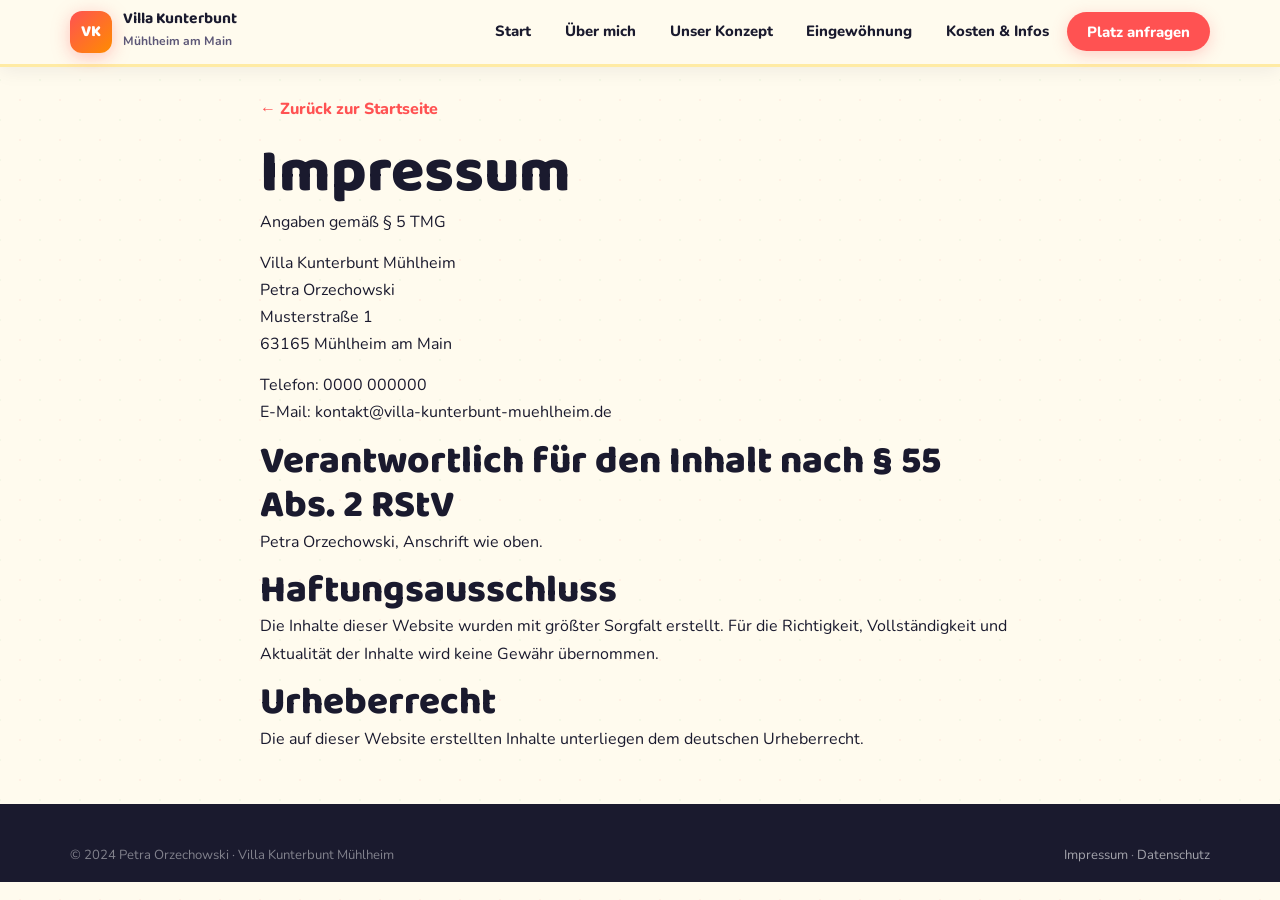
<file: impressum.html>
﻿<!DOCTYPE html>
<html lang="de">
<head>
  <meta charset="UTF-8" />
  <meta name="viewport" content="width=device-width, initial-scale=1.0" />
  <title>Impressum | Villa Kunterbunt Mühlheim</title>
  <link rel="preconnect" href="https://fonts.googleapis.com" />
  <link rel="preconnect" href="https://fonts.gstatic.com" crossorigin />
  <link href="https://fonts.googleapis.com/css2?family=Baloo+2:wght@700;800&family=Nunito:wght@400;600;700;800&display=swap" rel="stylesheet" />
  <link rel="stylesheet" href="style.css" />
</head>
<body>
  <a class="skip-link" href="#main">Zum Inhalt springen</a>
  <header class="site-header" id="site-header">
    <nav class="nav container" aria-label="Hauptnavigation">
      <a class="logo" href="index.html" aria-label="Villa Kunterbunt Startseite">
        <div class="logo-mark" aria-hidden="true">VK</div>
        <div class="logo-text"><strong>Villa Kunterbunt</strong><small>Mühlheim am Main</small></div>
      </a>
      <button class="nav-toggle" aria-expanded="false" aria-label="Menü öffnen" aria-controls="nav-menu">
        <span></span><span></span><span></span>
      </button>
      <ul class="nav-menu" id="nav-menu">
        <li><a href="index.html">Start</a></li>
        <li><a href="ueber-mich.html">Über mich</a></li>
        <li><a href="konzept.html">Unser Konzept</a></li>
        <li><a href="eingewohnung.html">Eingewöhnung</a></li>
        <li><a href="kosten.html">Kosten & Infos</a></li>
        <li><a href="kontakt.html" class="nav-cta">Platz anfragen</a></li>
      </ul>
    </nav>
  </header>
  <main id="main" class="section" style="padding-top:6rem;">
    <div class="container" style="max-width:760px;">
      <a href="index.html" style="font-weight:800;color:var(--coral);">← Zurück zur Startseite</a>
      <h1 style="margin-top:1rem;">Impressum</h1>
      <p>Angaben gemäß § 5 TMG</p>
      <p>Villa Kunterbunt Mühlheim<br />Petra Orzechowski<br />Musterstraße 1<br />63165 Mühlheim am Main</p>
      <p>Telefon: 0000 000000<br />E-Mail: kontakt@villa-kunterbunt-muehlheim.de</p>
      <h2>Verantwortlich für den Inhalt nach § 55 Abs. 2 RStV</h2>
      <p>Petra Orzechowski, Anschrift wie oben.</p>
      <h2>Haftungsausschluss</h2>
      <p>Die Inhalte dieser Website wurden mit größter Sorgfalt erstellt. Für die Richtigkeit, Vollständigkeit und Aktualität der Inhalte wird keine Gewähr übernommen.</p>
      <h2>Urheberrecht</h2>
      <p>Die auf dieser Website erstellten Inhalte unterliegen dem deutschen Urheberrecht.</p>
    </div>
  </main>
  <footer class="site-footer">
    <div class="container">
      <div class="footer-bottom" style="border-top:none;padding-top:0;">
        <span>© 2024 Petra Orzechowski · Villa Kunterbunt Mühlheim</span>
        <span><a href="impressum.html" style="color:rgba(255,255,255,.6);">Impressum</a> · <a href="datenschutz.html" style="color:rgba(255,255,255,.6);">Datenschutz</a></span>
      </div>
    </div>
  </footer>
  <script src="script.js"></script>
</body>
</html>
</file>
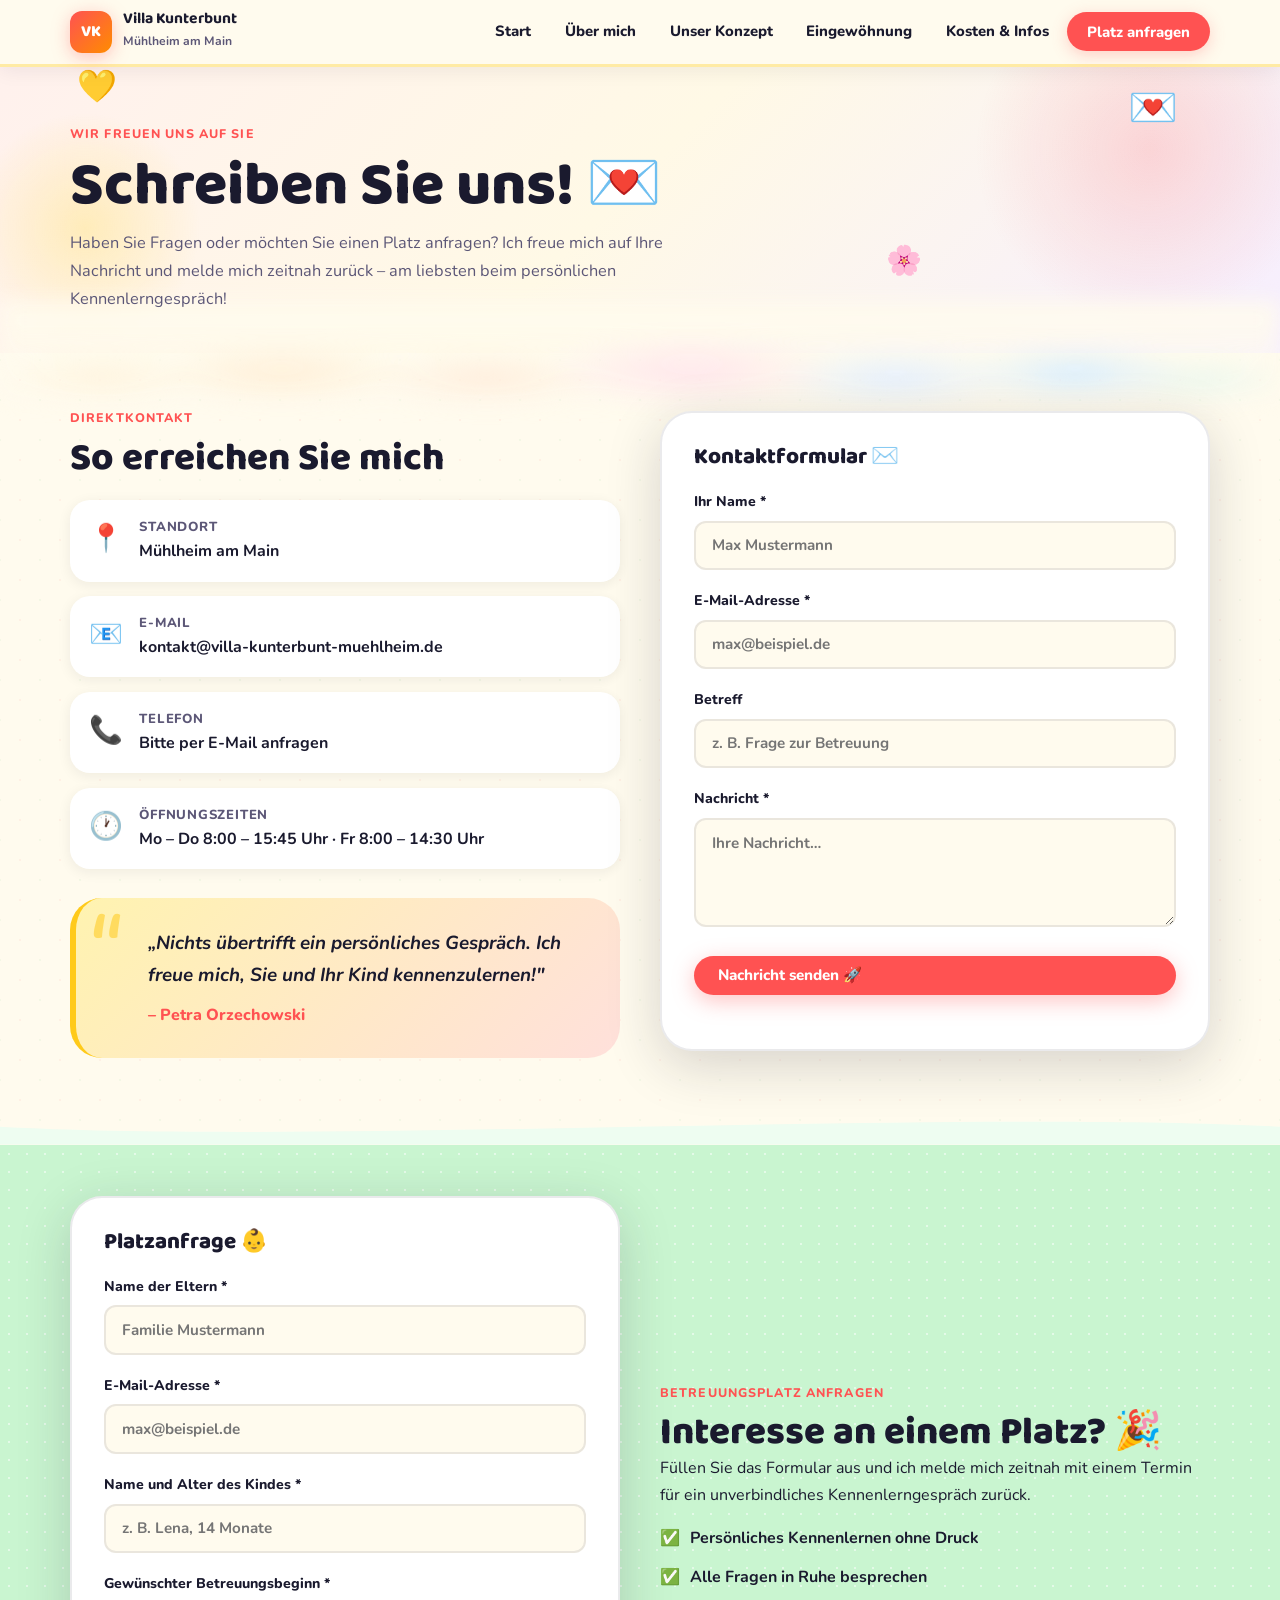
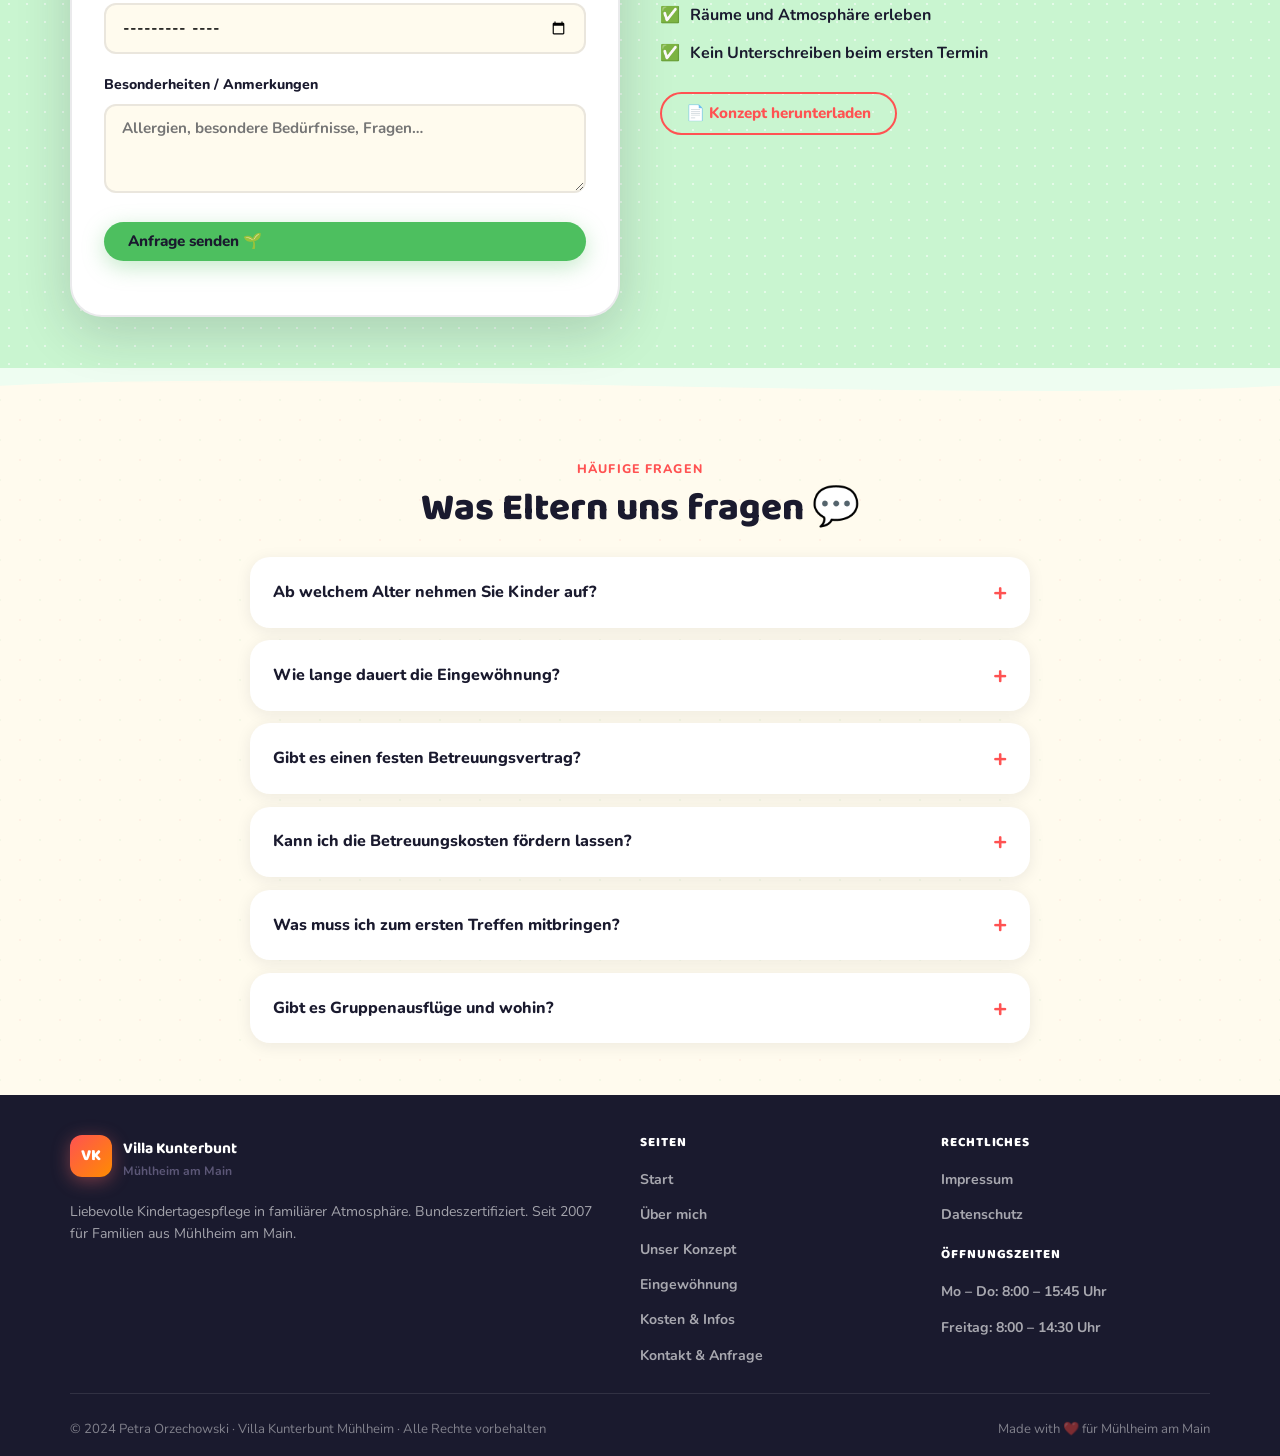
<file: kontakt.html>
﻿<!DOCTYPE html>
<html lang="de">
<head>
  <meta charset="UTF-8" />
  <meta name="viewport" content="width=device-width, initial-scale=1.0" />
  <title>Kontakt & Platzanfrage | Villa Kunterbunt Mühlheim</title>
  <meta name="description" content="Kontaktieren Sie Petra Orzechowski von der Villa Kunterbunt Mühlheim – per Formular, Telefon oder E-Mail. Platz anfragen für die Kindertagespflege." />
  <link rel="preconnect" href="https://fonts.googleapis.com" />
  <link rel="preconnect" href="https://fonts.gstatic.com" crossorigin />
  <link href="https://fonts.googleapis.com/css2?family=Baloo+2:wght@700;800&family=Nunito:wght@400;600;700;800&display=swap" rel="stylesheet" />
  <link rel="stylesheet" href="style.css" />
</head>
<body>
  <a class="skip-link" href="#main">Zum Inhalt springen</a>

  <header class="site-header" id="site-header">
    <nav class="nav container" aria-label="Hauptnavigation">
      <a class="logo" href="index.html" aria-label="Villa Kunterbunt Startseite">
        <div class="logo-mark" aria-hidden="true">VK</div>
        <div class="logo-text"><strong>Villa Kunterbunt</strong><small>Mühlheim am Main</small></div>
      </a>
      <button class="nav-toggle" aria-expanded="false" aria-label="Menü öffnen" aria-controls="nav-menu">
        <span></span><span></span><span></span>
      </button>
      <ul class="nav-menu" id="nav-menu">
        <li><a href="index.html">Start</a></li>
        <li><a href="ueber-mich.html">Über mich</a></li>
        <li><a href="konzept.html">Unser Konzept</a></li>
        <li><a href="eingewohnung.html">Eingewöhnung</a></li>
        <li><a href="kosten.html">Kosten & Infos</a></li>
        <li><a href="kontakt.html" class="nav-cta">Platz anfragen</a></li>
      </ul>
    </nav>
  </header>

  <main id="main">

    <!-- ═══ PAGE HERO ═══ -->
    <section class="page-hero" style="background:linear-gradient(135deg,#FFF0EE 0%,#FFF9E6 50%,#F6EEFF 100%);">
      <div class="hero-deco" aria-hidden="true">
        <div class="blob" data-parallax="-0.11" style="width:380px;height:380px;background:radial-gradient(circle,rgba(255,107,107,.22),transparent 65%);right:-60px;top:-40px;"></div>
        <div class="blob" data-parallax="-0.15" style="width:250px;height:250px;background:radial-gradient(circle,rgba(255,217,61,.28),transparent 65%);left:-40px;bottom:0;"></div>
        <span class="deco-item" data-parallax="-0.07" style="right:8%;top:25%;font-size:2.5rem;">💌</span>
        <span class="deco-item" data-parallax="-0.12" style="left:6%;top:20%;font-size:2rem;">💛</span>
        <span class="deco-item" data-parallax="-0.09" style="right:28%;bottom:22%;font-size:1.8rem;">🌸</span>
      </div>
      <div class="container page-hero-content reveal">
        <p class="kicker">Wir freuen uns auf Sie</p>
        <h1>Schreiben Sie uns! 💌</h1>
        <p class="lead">Haben Sie Fragen oder möchten Sie einen Platz anfragen? Ich freue mich auf Ihre Nachricht und melde mich zeitnah zurück – am liebsten beim persönlichen Kennenlerngespräch!</p>
      </div>
    </section>

    <!-- ═══ CONTACT + FORM ═══ -->
    <section class="section">
      <div class="container split">
        <div class="reveal">
          <p class="kicker">Direktkontakt</p>
          <h2>So erreichen Sie mich</h2>
          <div class="contact-info-list" style="margin-top:1.2rem;">
            <div class="contact-info-item">
              <span class="ci-icon">📍</span>
              <div>
                <div class="ci-label">Standort</div>
                <div class="ci-value">Mühlheim am Main</div>
              </div>
            </div>
            <div class="contact-info-item">
              <span class="ci-icon">📧</span>
              <div>
                <div class="ci-label">E-Mail</div>
                <div class="ci-value">kontakt@villa-kunterbunt-muehlheim.de</div>
              </div>
            </div>
            <div class="contact-info-item">
              <span class="ci-icon">📞</span>
              <div>
                <div class="ci-label">Telefon</div>
                <div class="ci-value">Bitte per E-Mail anfragen</div>
              </div>
            </div>
            <div class="contact-info-item">
              <span class="ci-icon">🕐</span>
              <div>
                <div class="ci-label">Öffnungszeiten</div>
                <div class="ci-value">Mo – Do 8:00 – 15:45 Uhr · Fr 8:00 – 14:30 Uhr</div>
              </div>
            </div>
          </div>
          <div class="quote-block" style="margin-top:1.8rem;">
            <blockquote>
              „Nichts übertrifft ein persönliches Gespräch. Ich freue mich, Sie und Ihr Kind kennenzulernen!"
            </blockquote>
            <cite>– Petra Orzechowski</cite>
          </div>
        </div>

        <div class="form-card reveal d1">
          <h3 style="margin-bottom:1.2rem;">Kontaktformular ✉️</h3>
          <form id="form-kontakt" novalidate>
            <div class="form-group">
              <label for="k-name">Ihr Name *</label>
              <input id="k-name" name="name" type="text" required placeholder="Max Mustermann" autocomplete="name" />
            </div>
            <div class="form-group">
              <label for="k-email">E-Mail-Adresse *</label>
              <input id="k-email" name="email" type="email" required placeholder="max@beispiel.de" autocomplete="email" />
            </div>
            <div class="form-group">
              <label for="k-betreff">Betreff</label>
              <input id="k-betreff" name="betreff" type="text" placeholder="z. B. Frage zur Betreuung" />
            </div>
            <div class="form-group">
              <label for="k-nachricht">Nachricht *</label>
              <textarea id="k-nachricht" name="nachricht" rows="4" required placeholder="Ihre Nachricht…"></textarea>
            </div>
            <button class="btn btn-primary form-submit" type="submit" style="width:100%;">Nachricht senden 🚀</button>
            <p class="form-message" aria-live="polite"></p>
          </form>
        </div>
      </div>
    </section>

    <!-- ═══ WAVE + ANFRAGE ═══ -->
    <div class="wave" aria-hidden="true">
      <svg xmlns="http://www.w3.org/2000/svg" viewBox="0 0 1440 40" preserveAspectRatio="none">
        <path d="M0,20 C360,40 1080,0 1440,20 L1440,40 L0,40 Z" fill="#EEFDF1"/>
      </svg>
    </div>
    <section class="section bg-mint" id="anfrage">
      <div class="container split rev">
        <div class="reveal">
          <p class="kicker">Betreuungsplatz anfragen</p>
          <h2>Interesse an einem Platz? 🎉</h2>
          <p>Füllen Sie das Formular aus und ich melde mich zeitnah mit einem Termin für ein unverbindliches Kennenlerngespräch zurück.</p>
          <ul style="display:grid;gap:.7rem;margin-top:1rem;font-weight:700;">
            <li style="display:flex;gap:.6rem;align-items:flex-start;"><span>✅</span><span>Persönliches Kennenlernen ohne Druck</span></li>
            <li style="display:flex;gap:.6rem;align-items:flex-start;"><span>✅</span><span>Alle Fragen in Ruhe besprechen</span></li>
            <li style="display:flex;gap:.6rem;align-items:flex-start;"><span>✅</span><span>Räume und Atmosphäre erleben</span></li>
            <li style="display:flex;gap:.6rem;align-items:flex-start;"><span>✅</span><span>Kein Unterschreiben beim ersten Termin</span></li>
          </ul>
          <a href="downloads/paedagogisches-konzept.txt" class="btn btn-ghost" style="margin-top:1.5rem;display:inline-flex;">📄 Konzept herunterladen</a>
        </div>

        <div class="form-card reveal d1">
          <h3 style="margin-bottom:1.2rem;">Platzanfrage 👶</h3>
          <form id="form-anfrage" novalidate>
            <div class="form-group">
              <label for="a-eltern">Name der Eltern *</label>
              <input id="a-eltern" name="eltern" type="text" required placeholder="Familie Mustermann" autocomplete="name" />
            </div>
            <div class="form-group">
              <label for="a-email">E-Mail-Adresse *</label>
              <input id="a-email" name="email" type="email" required placeholder="max@beispiel.de" autocomplete="email" />
            </div>
            <div class="form-group">
              <label for="a-kind">Name und Alter des Kindes *</label>
              <input id="a-kind" name="kind" type="text" required placeholder="z. B. Lena, 14 Monate" />
            </div>
            <div class="form-group">
              <label for="a-start">Gewünschter Betreuungsbeginn *</label>
              <input id="a-start" name="start" type="month" required />
            </div>
            <div class="form-group">
              <label for="a-details">Besonderheiten / Anmerkungen</label>
              <textarea id="a-details" name="details" rows="3" placeholder="Allergien, besondere Bedürfnisse, Fragen…"></textarea>
            </div>
            <button class="btn btn-primary form-submit" type="submit" style="width:100%;background:var(--mint);color:var(--text);box-shadow:0 6px 22px rgba(107,203,119,.4);">Anfrage senden 🌱</button>
            <p class="form-message" aria-live="polite"></p>
          </form>
        </div>
      </div>
    </section>
    <div class="wave" aria-hidden="true">
      <svg xmlns="http://www.w3.org/2000/svg" viewBox="0 0 1440 40" preserveAspectRatio="none">
        <path d="M0,20 C360,0 1080,40 1440,20 L1440,0 L0,0 Z" fill="#EEFDF1"/>
      </svg>
    </div>

    <!-- ═══ FAQ ═══ -->
    <section class="section" id="faq">
      <div class="container">
        <div class="section-head reveal">
          <p class="kicker">Häufige Fragen</p>
          <h2>Was Eltern uns fragen 💬</h2>
        </div>
        <div class="faq-list" style="max-width:780px;margin-inline:auto;">
          <div class="faq-item reveal">
            <button class="faq-btn" aria-expanded="false">Ab welchem Alter nehmen Sie Kinder auf?</button>
            <div class="faq-body"><div class="faq-body-inner"><p>In der Regel betreue ich Kinder im U3-Bereich. Das genaue Alter und die konkreten Möglichkeiten besprechen wir beim persönlichen Kennenlerngespräch.</p></div></div>
          </div>
          <div class="faq-item reveal d1">
            <button class="faq-btn" aria-expanded="false">Wie lange dauert die Eingewöhnung?</button>
            <div class="faq-body"><div class="faq-body-inner"><p>Die Eingewöhnung orientiert sich am Kind – in der Regel dauert sie nicht länger als 4 Wochen. Wir gehen schrittweise nach dem Berliner Modell vor, sodass Ihr Kind in seinem eigenen Tempo ankommen kann.</p></div></div>
          </div>
          <div class="faq-item reveal d2">
            <button class="faq-btn" aria-expanded="false">Gibt es einen festen Betreuungsvertrag?</button>
            <div class="faq-body"><div class="faq-body-inner"><p>Ja, es gibt einen schriftlichen Betreuungsvertrag. Beim Kennenlerngespräch erkläre ich alle Details in Ruhe. Das Jugendamt ist als Aufsichtsbehörde eingebunden.</p></div></div>
          </div>
          <div class="faq-item reveal d3">
            <button class="faq-btn" aria-expanded="false">Kann ich die Betreuungskosten fördern lassen?</button>
            <div class="faq-body"><div class="faq-body-inner"><p>Ja! Es besteht die Möglichkeit, die Kosten beim Kreis Offenbach zu beantragen. Ich helfe Ihnen dabei, die nötigen Informationen zu sammeln.</p></div></div>
          </div>
          <div class="faq-item reveal">
            <button class="faq-btn" aria-expanded="false">Was muss ich zum ersten Treffen mitbringen?</button>
            <div class="faq-body"><div class="faq-body-inner"><p>Nichts Besonderes – kommen Sie einfach entspannt vorbei! Es ist ein erstes Kennenlernen ohne Verpflichtungen. Fragen sind ausdrücklich willkommen.</p></div></div>
          </div>
          <div class="faq-item reveal d1">
            <button class="faq-btn" aria-expanded="false">Gibt es Gruppenausflüge und wohin?</button>
            <div class="faq-body"><div class="faq-body-inner"><p>Wir gehen regelmäßig auf Spielplätze, in Parks, in den Waldzoo, die Alte Fasanerie und im Winter in die Kidsity. Treffen mit anderen Tagespflegegruppen gehören auch dazu. Ganztagsausflüge nur nach vorheriger Absprache.</p></div></div>
          </div>
        </div>
      </div>
    </section>

  </main>

  <footer class="site-footer">
    <div class="container">
      <div class="footer-grid">
        <div class="footer-brand">
          <div class="logo">
            <div class="logo-mark" aria-hidden="true">VK</div>
            <div class="logo-text"><strong style="color:#fff;">Villa Kunterbunt</strong><small>Mühlheim am Main</small></div>
          </div>
          <p>Liebevolle Kindertagespflege in familiärer Atmosphäre. Bundeszertifiziert. Seit 2007 für Familien aus Mühlheim am Main.</p>
        </div>
        <div class="footer-col">
          <h4>Seiten</h4>
          <ul>
            <li><a href="index.html">Start</a></li>
            <li><a href="ueber-mich.html">Über mich</a></li>
            <li><a href="konzept.html">Unser Konzept</a></li>
            <li><a href="eingewohnung.html">Eingewöhnung</a></li>
            <li><a href="kosten.html">Kosten & Infos</a></li>
            <li><a href="kontakt.html">Kontakt & Anfrage</a></li>
          </ul>
        </div>
        <div class="footer-col">
          <h4>Rechtliches</h4>
          <ul>
            <li><a href="impressum.html">Impressum</a></li>
            <li><a href="datenschutz.html">Datenschutz</a></li>
          </ul>
          <h4 style="margin-top:1.2rem;">Öffnungszeiten</h4>
          <ul>
            <li><a href="kosten.html">Mo – Do: 8:00 – 15:45 Uhr</a></li>
            <li><a href="kosten.html">Freitag: 8:00 – 14:30 Uhr</a></li>
          </ul>
        </div>
      </div>
      <div class="footer-bottom">
        <span>© 2024 Petra Orzechowski · Villa Kunterbunt Mühlheim · Alle Rechte vorbehalten</span>
        <span>Made with ❤️ für Mühlheim am Main</span>
      </div>
    </div>
  </footer>

  <script src="script.js"></script>
</body>
</html>
</file>
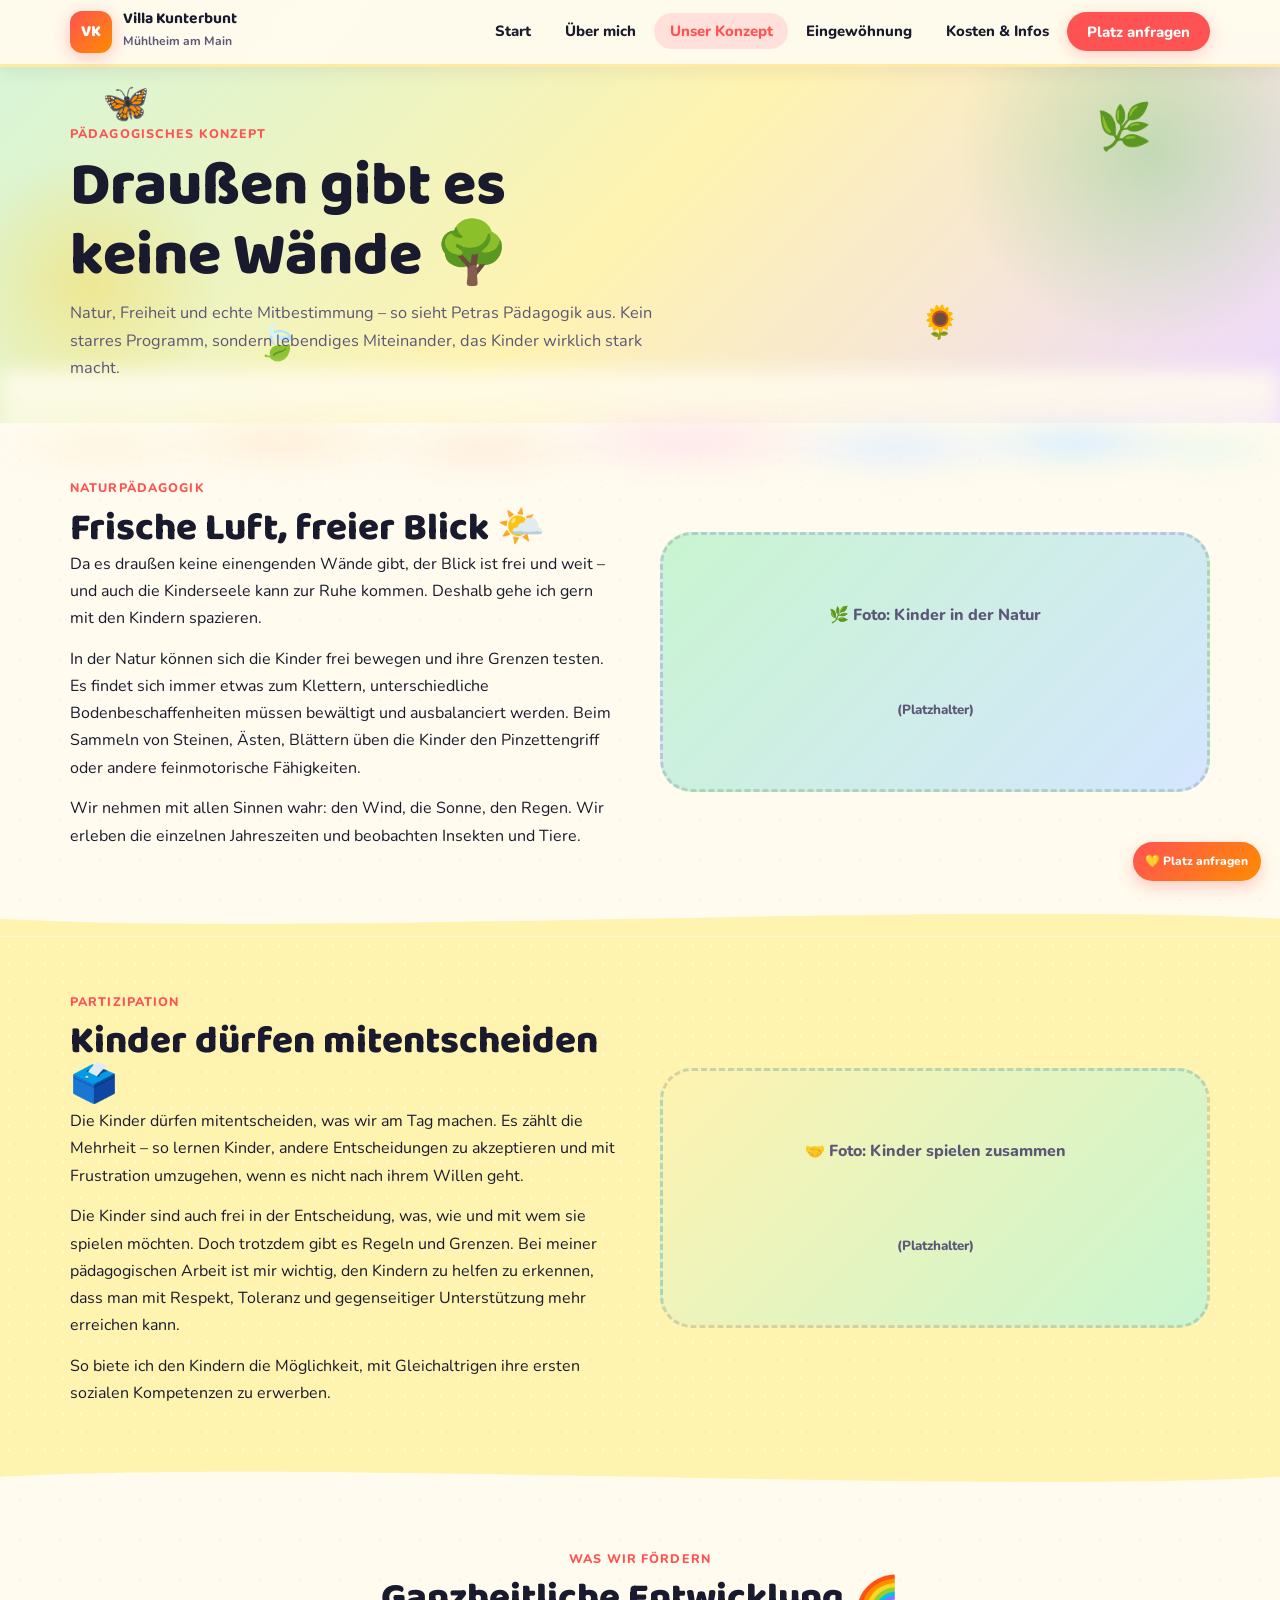
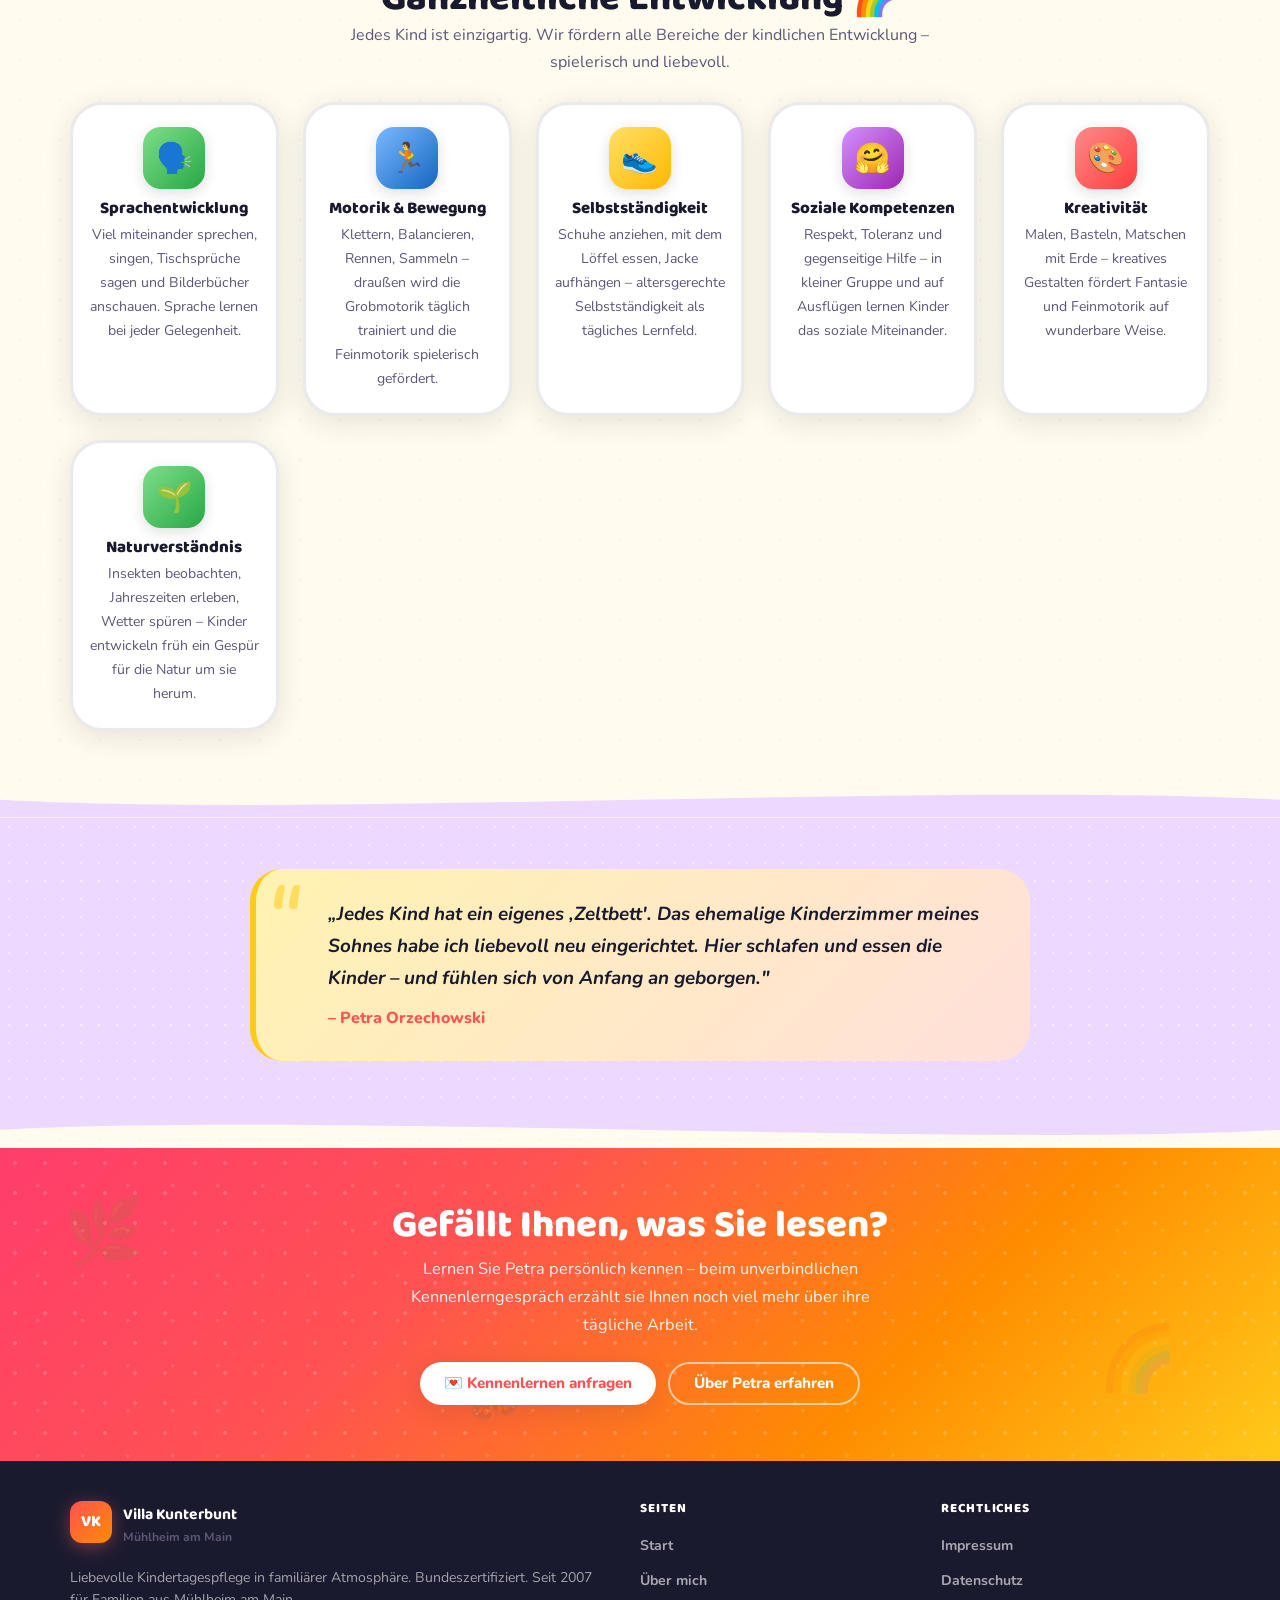
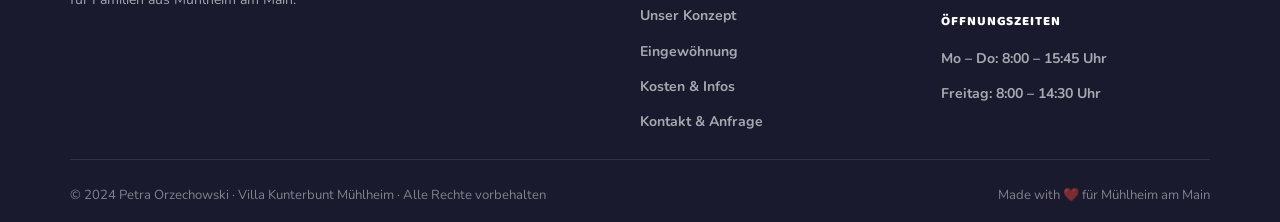
<file: konzept.html>
﻿<!DOCTYPE html>
<html lang="de">
<head>
  <meta charset="UTF-8" />
  <meta name="viewport" content="width=device-width, initial-scale=1.0" />
  <title>Unser Konzept | Villa Kunterbunt Mühlheim</title>
  <meta name="description" content="Das pädagogische Konzept der Villa Kunterbunt: Naturerfahrung, Partizipation, ganzheitliche Förderung – liebevoll erklärt von Petra Orzechowski." />
  <link rel="preconnect" href="https://fonts.googleapis.com" />
  <link rel="preconnect" href="https://fonts.gstatic.com" crossorigin />
  <link href="https://fonts.googleapis.com/css2?family=Baloo+2:wght@700;800&family=Nunito:wght@400;600;700;800&display=swap" rel="stylesheet" />
  <link rel="stylesheet" href="style.css" />
</head>
<body>
  <a class="skip-link" href="#main">Zum Inhalt springen</a>

  <header class="site-header" id="site-header">
    <nav class="nav container" aria-label="Hauptnavigation">
      <a class="logo" href="index.html" aria-label="Villa Kunterbunt Startseite">
        <div class="logo-mark" aria-hidden="true">VK</div>
        <div class="logo-text"><strong>Villa Kunterbunt</strong><small>Mühlheim am Main</small></div>
      </a>
      <button class="nav-toggle" aria-expanded="false" aria-label="Menü öffnen" aria-controls="nav-menu">
        <span></span><span></span><span></span>
      </button>
      <ul class="nav-menu" id="nav-menu">
        <li><a href="index.html">Start</a></li>
        <li><a href="ueber-mich.html">Über mich</a></li>
        <li><a href="konzept.html" class="active">Unser Konzept</a></li>
        <li><a href="eingewohnung.html">Eingewöhnung</a></li>
        <li><a href="kosten.html">Kosten & Infos</a></li>
        <li><a href="kontakt.html" class="nav-cta">Platz anfragen</a></li>
      </ul>
    </nav>
  </header>

  <main id="main">

    <!-- ═══ PAGE HERO ═══ -->
    <section class="page-hero" style="background:linear-gradient(135deg,#D4F5DA 0%,#FFF3B0 50%,#EDD9FF 100%);">
      <div class="hero-deco" aria-hidden="true">
        <div class="blob" data-parallax="-0.10" style="width:420px;height:420px;background:radial-gradient(circle,rgba(77,191,95,.30),transparent 65%);right:-80px;top:-60px;"></div>
        <div class="blob" data-parallax="-0.16" style="width:280px;height:280px;background:radial-gradient(circle,rgba(255,202,26,.30),transparent 65%);left:-50px;bottom:0;"></div>
        <span class="deco-item" data-parallax="-0.08" style="right:10%;top:25%;font-size:2.8rem;">🌿</span>
        <span class="deco-item" data-parallax="-0.12" style="left:8%;top:20%;font-size:2.4rem;">🦋</span>
        <span class="deco-item" data-parallax="-0.06" style="right:25%;bottom:20%;font-size:2rem;">🌻</span>
        <span class="deco-item" data-parallax="-0.09" style="left:20%;bottom:15%;font-size:2.2rem;">🍃</span>
      </div>
      <div class="container page-hero-content reveal">
        <p class="kicker">Pädagogisches Konzept</p>
        <h1>Draußen gibt es<br>keine Wände 🌳</h1>
        <p class="lead">Natur, Freiheit und echte Mitbestimmung – so sieht Petras Pädagogik aus. Kein starres Programm, sondern lebendiges Miteinander, das Kinder wirklich stark macht.</p>
      </div>
    </section>

    <!-- ═══ NATUR-KONZEPT ═══ -->
    <section class="section" id="natur">
      <div class="container split rev">
        <div class="img-ph reveal" role="img" aria-label="Kinder beim Spielen in der Natur" style="background:linear-gradient(135deg,#C9F5D0,#D4E6FF);">
          🌿 Foto: Kinder in der Natur<br><small>(Platzhalter)</small>
        </div>
        <div class="reveal d1">
          <p class="kicker">Naturpädagogik</p>
          <h2>Frische Luft, freier Blick 🌤️</h2>
          <p>Da es draußen keine einengenden Wände gibt, der Blick ist frei und weit – und auch die Kinderseele kann zur Ruhe kommen. Deshalb gehe ich gern mit den Kindern spazieren.</p>
          <p>In der Natur können sich die Kinder frei bewegen und ihre Grenzen testen. Es findet sich immer etwas zum Klettern, unterschiedliche Bodenbeschaffenheiten müssen bewältigt und ausbalanciert werden. Beim Sammeln von Steinen, Ästen, Blättern üben die Kinder den Pinzettengriff oder andere feinmotorische Fähigkeiten.</p>
          <p>Wir nehmen mit allen Sinnen wahr: den Wind, die Sonne, den Regen. Wir erleben die einzelnen Jahreszeiten und beobachten Insekten und Tiere.</p>
        </div>
      </div>
    </section>

    <!-- ═══ WAVE + PARTIZIPATION ═══ -->
    <div class="wave" aria-hidden="true">
      <svg xmlns="http://www.w3.org/2000/svg" viewBox="0 0 1440 40" preserveAspectRatio="none">
        <path d="M0,20 C360,40 1080,0 1440,20 L1440,40 L0,40 Z" fill="#FFF3B0"/>
      </svg>
    </div>
    <section class="section bg-yellow" id="partizipation">
      <div class="container split">
        <div class="reveal">
          <p class="kicker">Partizipation</p>
          <h2>Kinder dürfen mitentscheiden 🗳️</h2>
          <p>Die Kinder dürfen mitentscheiden, was wir am Tag machen. Es zählt die Mehrheit – so lernen Kinder, andere Entscheidungen zu akzeptieren und mit Frustration umzugehen, wenn es nicht nach ihrem Willen geht.</p>
          <p>Die Kinder sind auch frei in der Entscheidung, was, wie und mit wem sie spielen möchten. Doch trotzdem gibt es Regeln und Grenzen. Bei meiner pädagogischen Arbeit ist mir wichtig, den Kindern zu helfen zu erkennen, dass man mit Respekt, Toleranz und gegenseitiger Unterstützung mehr erreichen kann.</p>
          <p>So biete ich den Kindern die Möglichkeit, mit Gleichaltrigen ihre ersten sozialen Kompetenzen zu erwerben.</p>
        </div>
        <div class="img-ph reveal d1" role="img" aria-label="Kinder beim gemeinsamen Spielen" style="background:linear-gradient(135deg,#FFF3B0,#C9F5D0);">
          🤝 Foto: Kinder spielen zusammen<br><small>(Platzhalter)</small>
        </div>
      </div>
    </section>
    <div class="wave" aria-hidden="true">
      <svg xmlns="http://www.w3.org/2000/svg" viewBox="0 0 1440 40" preserveAspectRatio="none">
        <path d="M0,20 C360,0 1080,40 1440,20 L1440,0 L0,0 Z" fill="#FFF3B0"/>
      </svg>
    </div>

    <!-- ═══ FÖRDERUNG / FEATURES ═══ -->
    <section class="section" id="foerderung">
      <div class="container">
        <div class="section-head reveal">
          <p class="kicker">Was wir fördern</p>
          <h2>Ganzheitliche Entwicklung 🌈</h2>
          <p style="color:var(--muted);">Jedes Kind ist einzigartig. Wir fördern alle Bereiche der kindlichen Entwicklung – spielerisch und liebevoll.</p>
        </div>
        <div class="feature-grid">
          <div class="feature-item reveal">
            <div class="feature-icon fi-mint">🗣️</div>
            <h3>Sprachentwicklung</h3>
            <p>Viel miteinander sprechen, singen, Tischsprüche sagen und Bilderbücher anschauen. Sprache lernen bei jeder Gelegenheit.</p>
          </div>
          <div class="feature-item reveal d1">
            <div class="feature-icon fi-blue">🏃</div>
            <h3>Motorik & Bewegung</h3>
            <p>Klettern, Balancieren, Rennen, Sammeln – draußen wird die Grobmotorik täglich trainiert und die Feinmotorik spielerisch gefördert.</p>
          </div>
          <div class="feature-item reveal d2">
            <div class="feature-icon fi-yellow">👟</div>
            <h3>Selbstständigkeit</h3>
            <p>Schuhe anziehen, mit dem Löffel essen, Jacke aufhängen – altersgerechte Selbstständigkeit als tägliches Lernfeld.</p>
          </div>
          <div class="feature-item reveal d3">
            <div class="feature-icon fi-purple">🤗</div>
            <h3>Soziale Kompetenzen</h3>
            <p>Respekt, Toleranz und gegenseitige Hilfe – in kleiner Gruppe und auf Ausflügen lernen Kinder das soziale Miteinander.</p>
          </div>
          <div class="feature-item reveal">
            <div class="feature-icon fi-coral">🎨</div>
            <h3>Kreativität</h3>
            <p>Malen, Basteln, Matschen mit Erde – kreatives Gestalten fördert Fantasie und Feinmotorik auf wunderbare Weise.</p>
          </div>
          <div class="feature-item reveal d1">
            <div class="feature-icon fi-mint">🌱</div>
            <h3>Naturverständnis</h3>
            <p>Insekten beobachten, Jahreszeiten erleben, Wetter spüren – Kinder entwickeln früh ein Gespür für die Natur um sie herum.</p>
          </div>
        </div>
      </div>
    </section>

    <!-- ═══ WAVE + QUOTE ═══ -->
    <div class="wave" aria-hidden="true">
      <svg xmlns="http://www.w3.org/2000/svg" viewBox="0 0 1440 40" preserveAspectRatio="none">
        <path d="M0,20 C360,40 1080,0 1440,20 L1440,40 L0,40 Z" fill="#EDD9FF"/>
      </svg>
    </div>
    <section class="section bg-purple" id="zitat">
      <div class="container">
        <div class="quote-block reveal" style="max-width:780px;margin-inline:auto;">
          <blockquote>
            „Jedes Kind hat ein eigenes ‚Zeltbett'. Das ehemalige Kinderzimmer meines Sohnes habe ich liebevoll neu eingerichtet. Hier schlafen und essen die Kinder – und fühlen sich von Anfang an geborgen."
          </blockquote>
          <cite>– Petra Orzechowski</cite>
        </div>
      </div>
    </section>
    <div class="wave" aria-hidden="true">
      <svg xmlns="http://www.w3.org/2000/svg" viewBox="0 0 1440 40" preserveAspectRatio="none">
        <path d="M0,20 C360,0 1080,40 1440,20 L1440,0 L0,0 Z" fill="#EDD9FF"/>
      </svg>
    </div>

    <!-- ═══ CTA ═══ -->
    <section class="cta-section">
      <span class="cta-deco" style="top:10%;left:5%;">🌿</span>
      <span class="cta-deco" style="bottom:15%;right:8%;">🌈</span>
      <span class="cta-deco" style="top:60%;left:35%;">🦋</span>
      <div class="container reveal" style="position:relative;z-index:1;">
        <h2>Gefällt Ihnen, was Sie lesen?</h2>
        <p class="cta-lead">Lernen Sie Petra persönlich kennen – beim unverbindlichen Kennenlerngespräch erzählt sie Ihnen noch viel mehr über ihre tägliche Arbeit.</p>
        <div class="cta-row">
          <a href="kontakt.html" class="btn btn-white">💌 Kennenlernen anfragen</a>
          <a href="ueber-mich.html" class="btn btn-ghost" style="border-color:rgba(255,255,255,.6);color:#fff;">Über Petra erfahren</a>
        </div>
      </div>
    </section>

  </main>

  <footer class="site-footer">
    <div class="container">
      <div class="footer-grid">
        <div class="footer-brand">
          <div class="logo">
            <div class="logo-mark" aria-hidden="true">VK</div>
            <div class="logo-text"><strong style="color:#fff;">Villa Kunterbunt</strong><small>Mühlheim am Main</small></div>
          </div>
          <p>Liebevolle Kindertagespflege in familiärer Atmosphäre. Bundeszertifiziert. Seit 2007 für Familien aus Mühlheim am Main.</p>
        </div>
        <div class="footer-col">
          <h4>Seiten</h4>
          <ul>
            <li><a href="index.html">Start</a></li>
            <li><a href="ueber-mich.html">Über mich</a></li>
            <li><a href="konzept.html">Unser Konzept</a></li>
            <li><a href="eingewohnung.html">Eingewöhnung</a></li>
            <li><a href="kosten.html">Kosten & Infos</a></li>
            <li><a href="kontakt.html">Kontakt & Anfrage</a></li>
          </ul>
        </div>
        <div class="footer-col">
          <h4>Rechtliches</h4>
          <ul>
            <li><a href="impressum.html">Impressum</a></li>
            <li><a href="datenschutz.html">Datenschutz</a></li>
          </ul>
          <h4 style="margin-top:1.2rem;">Öffnungszeiten</h4>
          <ul>
            <li><a href="kosten.html">Mo – Do: 8:00 – 15:45 Uhr</a></li>
            <li><a href="kosten.html">Freitag: 8:00 – 14:30 Uhr</a></li>
          </ul>
        </div>
      </div>
      <div class="footer-bottom">
        <span>© 2024 Petra Orzechowski · Villa Kunterbunt Mühlheim · Alle Rechte vorbehalten</span>
        <span>Made with ❤️ für Mühlheim am Main</span>
      </div>
    </div>
  </footer>

  <a class="floating-btn" href="kontakt.html" aria-label="Betreuungsplatz anfragen">💛 Platz anfragen</a>
  <script src="script.js"></script>
</body>
</html>
</file>
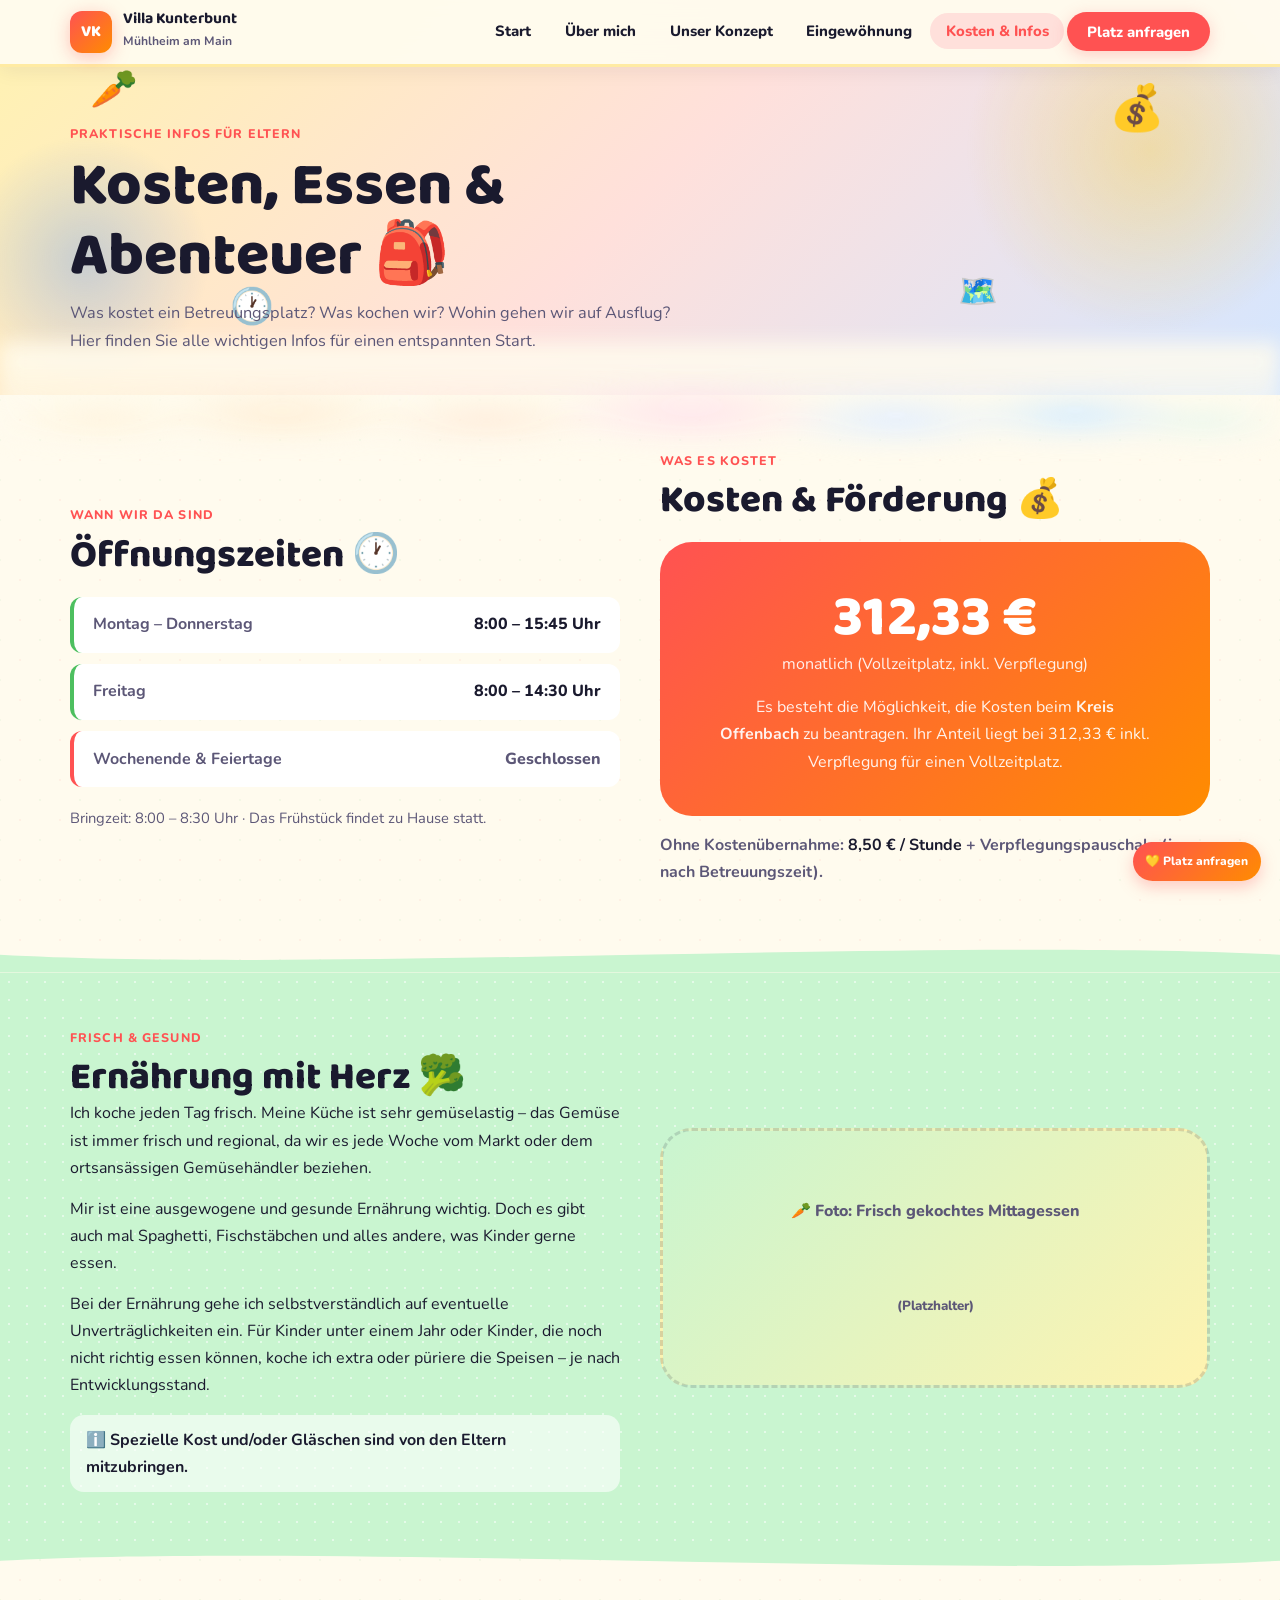
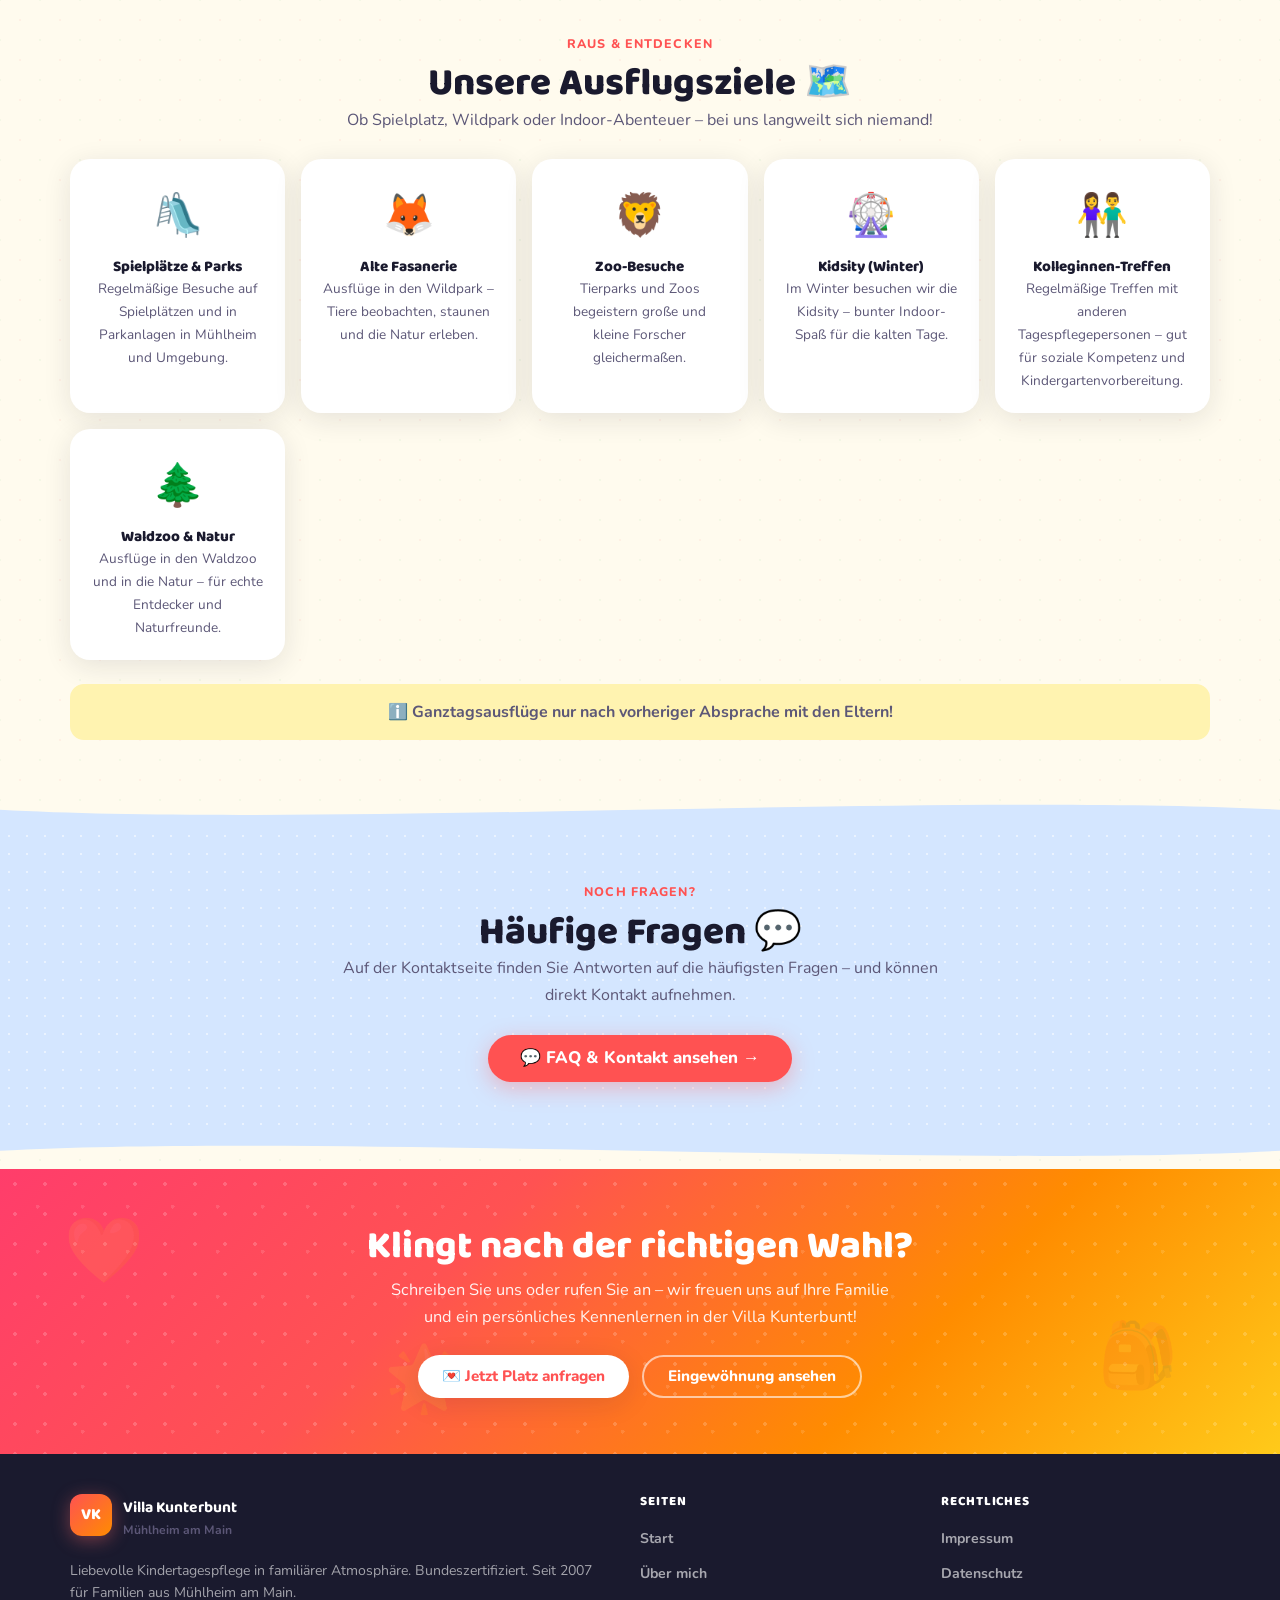
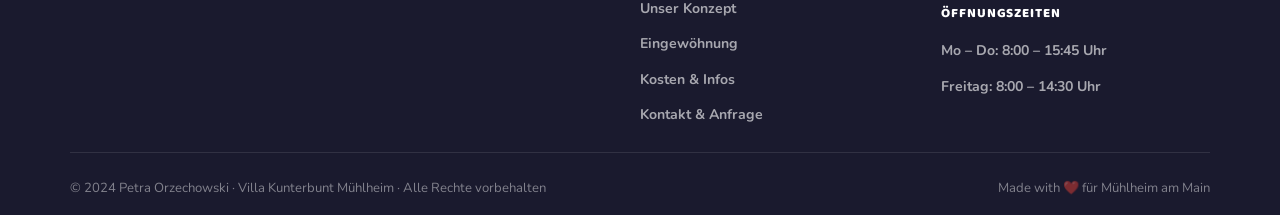
<file: kosten.html>
﻿<!DOCTYPE html>
<html lang="de">
<head>
  <meta charset="UTF-8" />
  <meta name="viewport" content="width=device-width, initial-scale=1.0" />
  <title>Kosten & Infos | Villa Kunterbunt Mühlheim</title>
  <meta name="description" content="Öffnungszeiten, Kosten, Ernährung und Ausflugsziele der Villa Kunterbunt Mühlheim – alle wichtigen Infos für Eltern auf einen Blick." />
  <link rel="preconnect" href="https://fonts.googleapis.com" />
  <link rel="preconnect" href="https://fonts.gstatic.com" crossorigin />
  <link href="https://fonts.googleapis.com/css2?family=Baloo+2:wght@700;800&family=Nunito:wght@400;600;700;800&display=swap" rel="stylesheet" />
  <link rel="stylesheet" href="style.css" />
</head>
<body>
  <a class="skip-link" href="#main">Zum Inhalt springen</a>

  <header class="site-header" id="site-header">
    <nav class="nav container" aria-label="Hauptnavigation">
      <a class="logo" href="index.html" aria-label="Villa Kunterbunt Startseite">
        <div class="logo-mark" aria-hidden="true">VK</div>
        <div class="logo-text"><strong>Villa Kunterbunt</strong><small>Mühlheim am Main</small></div>
      </a>
      <button class="nav-toggle" aria-expanded="false" aria-label="Menü öffnen" aria-controls="nav-menu">
        <span></span><span></span><span></span>
      </button>
      <ul class="nav-menu" id="nav-menu">
        <li><a href="index.html">Start</a></li>
        <li><a href="ueber-mich.html">Über mich</a></li>
        <li><a href="konzept.html">Unser Konzept</a></li>
        <li><a href="eingewohnung.html">Eingewöhnung</a></li>
        <li><a href="kosten.html" class="active">Kosten & Infos</a></li>
        <li><a href="kontakt.html" class="nav-cta">Platz anfragen</a></li>
      </ul>
    </nav>
  </header>

  <main id="main">

    <!-- ═══ PAGE HERO ═══ -->
    <section class="page-hero" style="background:linear-gradient(135deg,#FFF3B0 0%,#FFE0DB 50%,#D4E6FF 100%);">
      <div class="hero-deco" aria-hidden="true">
        <div class="blob" data-parallax="-0.10" style="width:400px;height:400px;background:radial-gradient(circle,rgba(255,202,26,.32),transparent 65%);right:-70px;top:-50px;"></div>
        <div class="blob" data-parallax="-0.14" style="width:270px;height:270px;background:radial-gradient(circle,rgba(58,130,247,.28),transparent 65%);left:-50px;bottom:0;"></div>
        <span class="deco-item" data-parallax="-0.07" style="right:9%;top:22%;font-size:2.8rem;">💰</span>
        <span class="deco-item" data-parallax="-0.11" style="left:7%;top:18%;font-size:2.4rem;">🥕</span>
        <span class="deco-item" data-parallax="-0.09" style="right:22%;bottom:22%;font-size:2rem;">🗺️</span>
        <span class="deco-item" data-parallax="-0.06" style="left:18%;bottom:18%;font-size:2.2rem;">🕐</span>
      </div>
      <div class="container page-hero-content reveal">
        <p class="kicker">Praktische Infos für Eltern</p>
        <h1>Kosten, Essen &<br>Abenteuer 🎒</h1>
        <p class="lead">Was kostet ein Betreuungsplatz? Was kochen wir? Wohin gehen wir auf Ausflug? Hier finden Sie alle wichtigen Infos für einen entspannten Start.</p>
      </div>
    </section>

    <!-- ═══ ÖFFNUNGSZEITEN & KOSTEN ═══ -->
    <section class="section" id="zeiten">
      <div class="container split">
        <div class="reveal">
          <p class="kicker">Wann wir da sind</p>
          <h2>Öffnungszeiten 🕐</h2>
          <div class="hours-grid" style="margin-top:1.2rem;">
            <div class="hours-item">
              <span class="hours-day">Montag – Donnerstag</span>
              <span class="hours-time">8:00 – 15:45 Uhr</span>
            </div>
            <div class="hours-item">
              <span class="hours-day">Freitag</span>
              <span class="hours-time">8:00 – 14:30 Uhr</span>
            </div>
            <div class="hours-item" style="border-left-color:var(--coral);">
              <span class="hours-day">Wochenende & Feiertage</span>
              <span class="hours-time" style="color:var(--muted);">Geschlossen</span>
            </div>
          </div>
          <p style="margin-top:1.2rem;color:var(--muted);font-size:.92rem;">Bringzeit: 8:00 – 8:30 Uhr · Das Frühstück findet zu Hause statt.</p>
        </div>
        <div class="reveal d1">
          <p class="kicker">Was es kostet</p>
          <h2>Kosten & Förderung 💰</h2>
          <div class="kosten-card" style="margin-top:1.2rem;">
            <div class="price">312,33 €</div>
            <div class="price-label">monatlich (Vollzeitplatz, inkl. Verpflegung)</div>
            <p>Es besteht die Möglichkeit, die Kosten beim <strong>Kreis Offenbach</strong> zu beantragen. Ihr Anteil liegt bei 312,33 € inkl. Verpflegung für einen Vollzeitplatz.</p>
          </div>
          <p style="margin-top:1rem;color:var(--muted);font-weight:700;">Ohne Kostenübernahme: <strong style="color:var(--text);">8,50 € / Stunde</strong> + Verpflegungspauschale (je nach Betreuungszeit).</p>
        </div>
      </div>
    </section>

    <!-- ═══ WAVE + ERNÄHRUNG ═══ -->
    <div class="wave" aria-hidden="true">
      <svg xmlns="http://www.w3.org/2000/svg" viewBox="0 0 1440 40" preserveAspectRatio="none">
        <path d="M0,20 C360,40 1080,0 1440,20 L1440,40 L0,40 Z" fill="#C9F5D0"/>
      </svg>
    </div>
    <section class="section bg-mint" id="ernaehrung">
      <div class="container split">
        <div class="reveal">
          <p class="kicker">Frisch & gesund</p>
          <h2>Ernährung mit Herz 🥦</h2>
          <p>Ich koche jeden Tag frisch. Meine Küche ist sehr gemüselastig – das Gemüse ist immer frisch und regional, da wir es jede Woche vom Markt oder dem ortsansässigen Gemüsehändler beziehen.</p>
          <p>Mir ist eine ausgewogene und gesunde Ernährung wichtig. Doch es gibt auch mal Spaghetti, Fischstäbchen und alles andere, was Kinder gerne essen.</p>
          <p>Bei der Ernährung gehe ich selbstverständlich auf eventuelle Unverträglichkeiten ein. Für Kinder unter einem Jahr oder Kinder, die noch nicht richtig essen können, koche ich extra oder püriere die Speisen – je nach Entwicklungsstand.</p>
          <p style="background:rgba(255,255,255,.6);padding:.7rem 1rem;border-radius:14px;font-weight:700;margin-top:1rem;">ℹ️ Spezielle Kost und/oder Gläschen sind von den Eltern mitzubringen.</p>
        </div>
        <div class="img-ph reveal d1" role="img" aria-label="Frisch zubereitetes Mittagessen" style="background:linear-gradient(135deg,#C9F5D0,#FFF3B0);">
          🥕 Foto: Frisch gekochtes Mittagessen<br><small>(Platzhalter)</small>
        </div>
      </div>
    </section>
    <div class="wave" aria-hidden="true">
      <svg xmlns="http://www.w3.org/2000/svg" viewBox="0 0 1440 40" preserveAspectRatio="none">
        <path d="M0,20 C360,0 1080,40 1440,20 L1440,0 L0,0 Z" fill="#C9F5D0"/>
      </svg>
    </div>

    <!-- ═══ UNTERNEHMUNGEN ═══ -->
    <section class="section" id="unternehmungen">
      <div class="container">
        <div class="section-head reveal">
          <p class="kicker">Raus & Entdecken</p>
          <h2>Unsere Ausflugsziele 🗺️</h2>
          <p style="color:var(--muted);">Ob Spielplatz, Wildpark oder Indoor-Abenteuer – bei uns langweilt sich niemand!</p>
        </div>
        <div class="activity-grid">
          <div class="activity-card reveal">
            <div class="icon">🛝</div>
            <h4>Spielplätze & Parks</h4>
            <p>Regelmäßige Besuche auf Spielplätzen und in Parkanlagen in Mühlheim und Umgebung.</p>
          </div>
          <div class="activity-card reveal d1">
            <div class="icon">🦊</div>
            <h4>Alte Fasanerie</h4>
            <p>Ausflüge in den Wildpark – Tiere beobachten, staunen und die Natur erleben.</p>
          </div>
          <div class="activity-card reveal d2">
            <div class="icon">🦁</div>
            <h4>Zoo-Besuche</h4>
            <p>Tierparks und Zoos begeistern große und kleine Forscher gleichermaßen.</p>
          </div>
          <div class="activity-card reveal d3">
            <div class="icon">🎡</div>
            <h4>Kidsity (Winter)</h4>
            <p>Im Winter besuchen wir die Kidsity – bunter Indoor-Spaß für die kalten Tage.</p>
          </div>
          <div class="activity-card reveal">
            <div class="icon">👫</div>
            <h4>Kolleginnen-Treffen</h4>
            <p>Regelmäßige Treffen mit anderen Tagespflegepersonen – gut für soziale Kompetenz und Kindergartenvorbereitung.</p>
          </div>
          <div class="activity-card reveal d1">
            <div class="icon">🌲</div>
            <h4>Waldzoo & Natur</h4>
            <p>Ausflüge in den Waldzoo und in die Natur – für echte Entdecker und Naturfreunde.</p>
          </div>
        </div>
        <p class="reveal" style="text-align:center;margin-top:1.5rem;background:var(--bg-yellow);display:inline-block;width:100%;padding:.9rem 1rem;border-radius:14px;font-weight:700;color:var(--muted);">ℹ️ Ganztagsausflüge nur nach vorheriger Absprache mit den Eltern!</p>
      </div>
    </section>

    <!-- ═══ WAVE + FAQ-HINWEIS ═══ -->
    <div class="wave" aria-hidden="true">
      <svg xmlns="http://www.w3.org/2000/svg" viewBox="0 0 1440 40" preserveAspectRatio="none">
        <path d="M0,20 C360,40 1080,0 1440,20 L1440,40 L0,40 Z" fill="#D4E6FF"/>
      </svg>
    </div>
    <section class="section bg-blue">
      <div class="container">
        <div class="section-head reveal">
          <p class="kicker">Noch Fragen?</p>
          <h2>Häufige Fragen 💬</h2>
          <p style="color:var(--muted);">Auf der Kontaktseite finden Sie Antworten auf die häufigsten Fragen – und können direkt Kontakt aufnehmen.</p>
        </div>
        <div style="text-align:center;" class="reveal d1">
          <a href="kontakt.html#faq" class="btn btn-primary" style="font-size:1.05rem;padding:.95rem 2rem;">💬 FAQ & Kontakt ansehen →</a>
        </div>
      </div>
    </section>
    <div class="wave" aria-hidden="true">
      <svg xmlns="http://www.w3.org/2000/svg" viewBox="0 0 1440 40" preserveAspectRatio="none">
        <path d="M0,20 C360,0 1080,40 1440,20 L1440,0 L0,0 Z" fill="#D4E6FF"/>
      </svg>
    </div>

    <!-- ═══ CTA ═══ -->
    <section class="cta-section">
      <span class="cta-deco" style="top:10%;left:5%;">💛</span>
      <span class="cta-deco" style="bottom:15%;right:8%;">🎒</span>
      <span class="cta-deco" style="top:55%;left:30%;">🌟</span>
      <div class="container reveal" style="position:relative;z-index:1;">
        <h2>Klingt nach der richtigen Wahl?</h2>
        <p class="cta-lead">Schreiben Sie uns oder rufen Sie an – wir freuen uns auf Ihre Familie und ein persönliches Kennenlernen in der Villa Kunterbunt!</p>
        <div class="cta-row">
          <a href="kontakt.html" class="btn btn-white">💌 Jetzt Platz anfragen</a>
          <a href="eingewohnung.html" class="btn btn-ghost" style="border-color:rgba(255,255,255,.6);color:#fff;">Eingewöhnung ansehen</a>
        </div>
      </div>
    </section>

  </main>

  <footer class="site-footer">
    <div class="container">
      <div class="footer-grid">
        <div class="footer-brand">
          <div class="logo">
            <div class="logo-mark" aria-hidden="true">VK</div>
            <div class="logo-text"><strong style="color:#fff;">Villa Kunterbunt</strong><small>Mühlheim am Main</small></div>
          </div>
          <p>Liebevolle Kindertagespflege in familiärer Atmosphäre. Bundeszertifiziert. Seit 2007 für Familien aus Mühlheim am Main.</p>
        </div>
        <div class="footer-col">
          <h4>Seiten</h4>
          <ul>
            <li><a href="index.html">Start</a></li>
            <li><a href="ueber-mich.html">Über mich</a></li>
            <li><a href="konzept.html">Unser Konzept</a></li>
            <li><a href="eingewohnung.html">Eingewöhnung</a></li>
            <li><a href="kosten.html">Kosten & Infos</a></li>
            <li><a href="kontakt.html">Kontakt & Anfrage</a></li>
          </ul>
        </div>
        <div class="footer-col">
          <h4>Rechtliches</h4>
          <ul>
            <li><a href="impressum.html">Impressum</a></li>
            <li><a href="datenschutz.html">Datenschutz</a></li>
          </ul>
          <h4 style="margin-top:1.2rem;">Öffnungszeiten</h4>
          <ul>
            <li><a href="kosten.html">Mo – Do: 8:00 – 15:45 Uhr</a></li>
            <li><a href="kosten.html">Freitag: 8:00 – 14:30 Uhr</a></li>
          </ul>
        </div>
      </div>
      <div class="footer-bottom">
        <span>© 2024 Petra Orzechowski · Villa Kunterbunt Mühlheim · Alle Rechte vorbehalten</span>
        <span>Made with ❤️ für Mühlheim am Main</span>
      </div>
    </div>
  </footer>

  <a class="floating-btn" href="kontakt.html" aria-label="Betreuungsplatz anfragen">💛 Platz anfragen</a>
  <script src="script.js"></script>
</body>
</html>
</file>
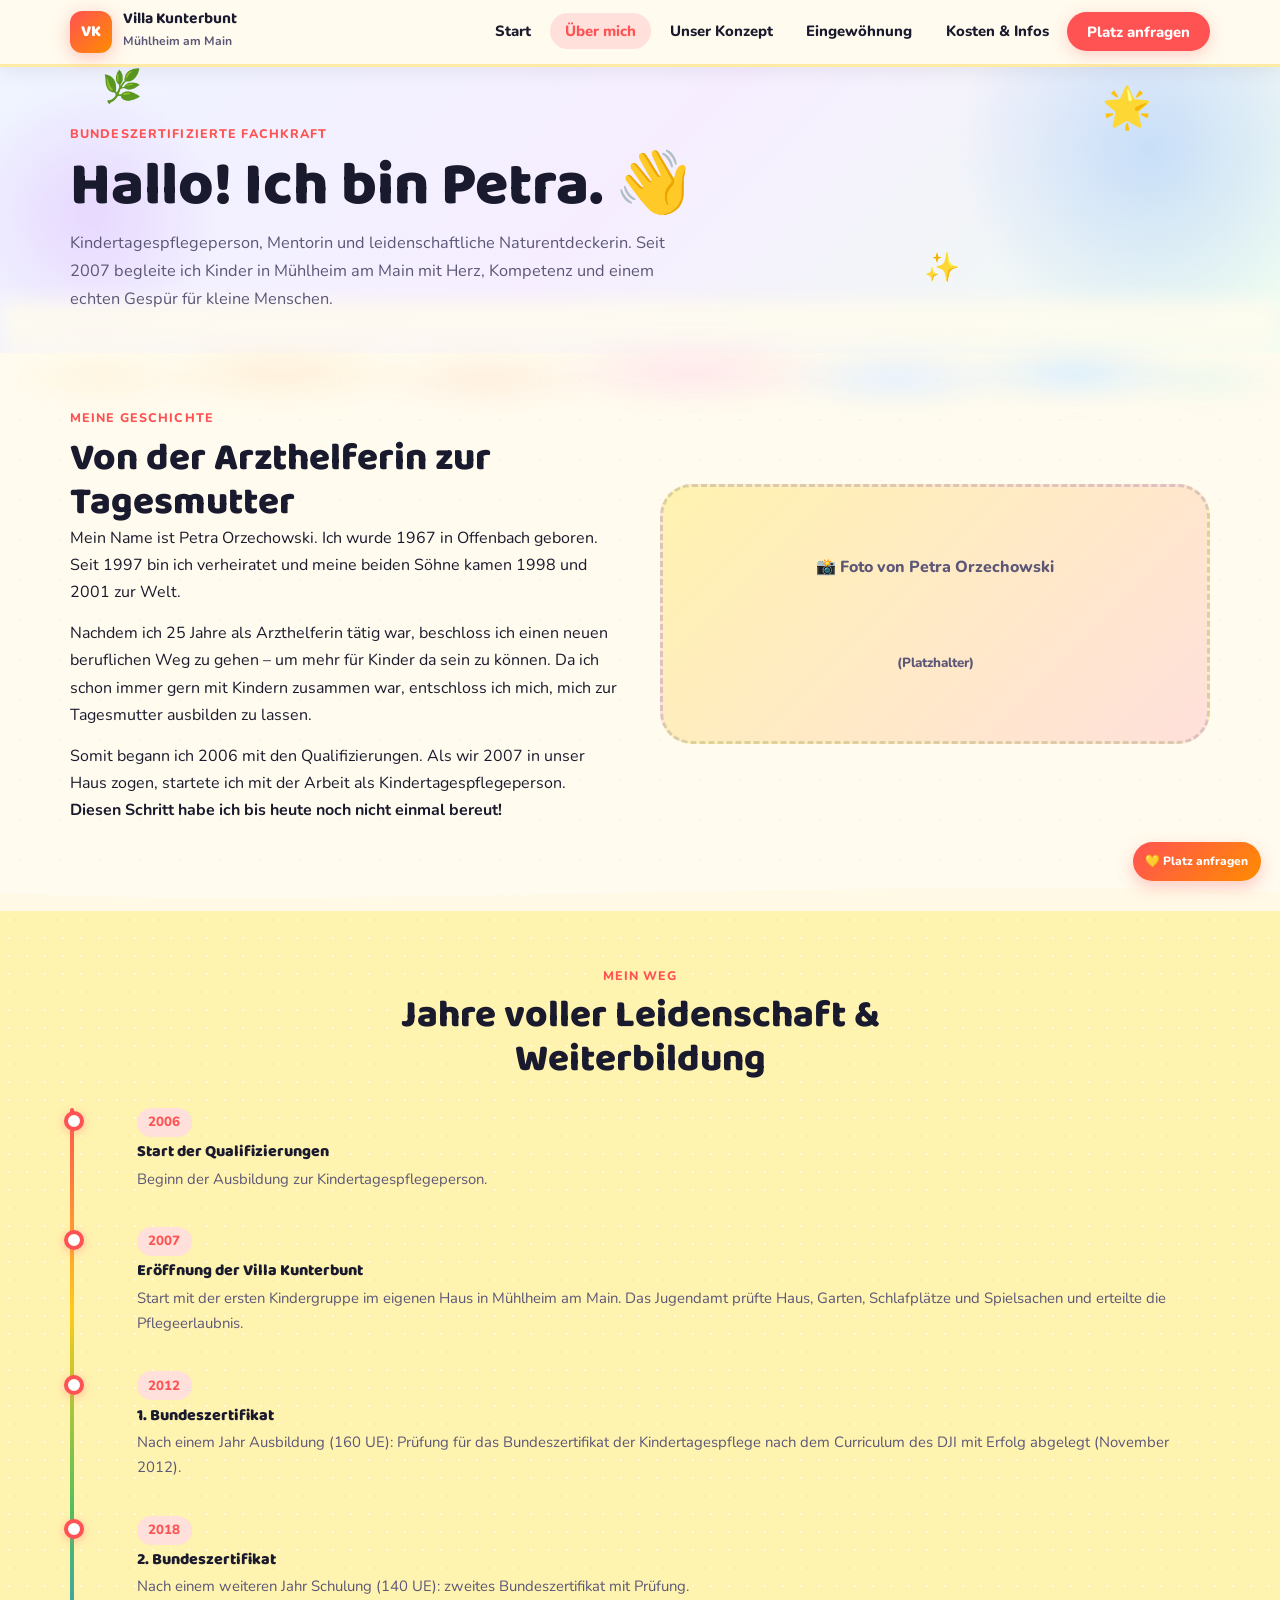
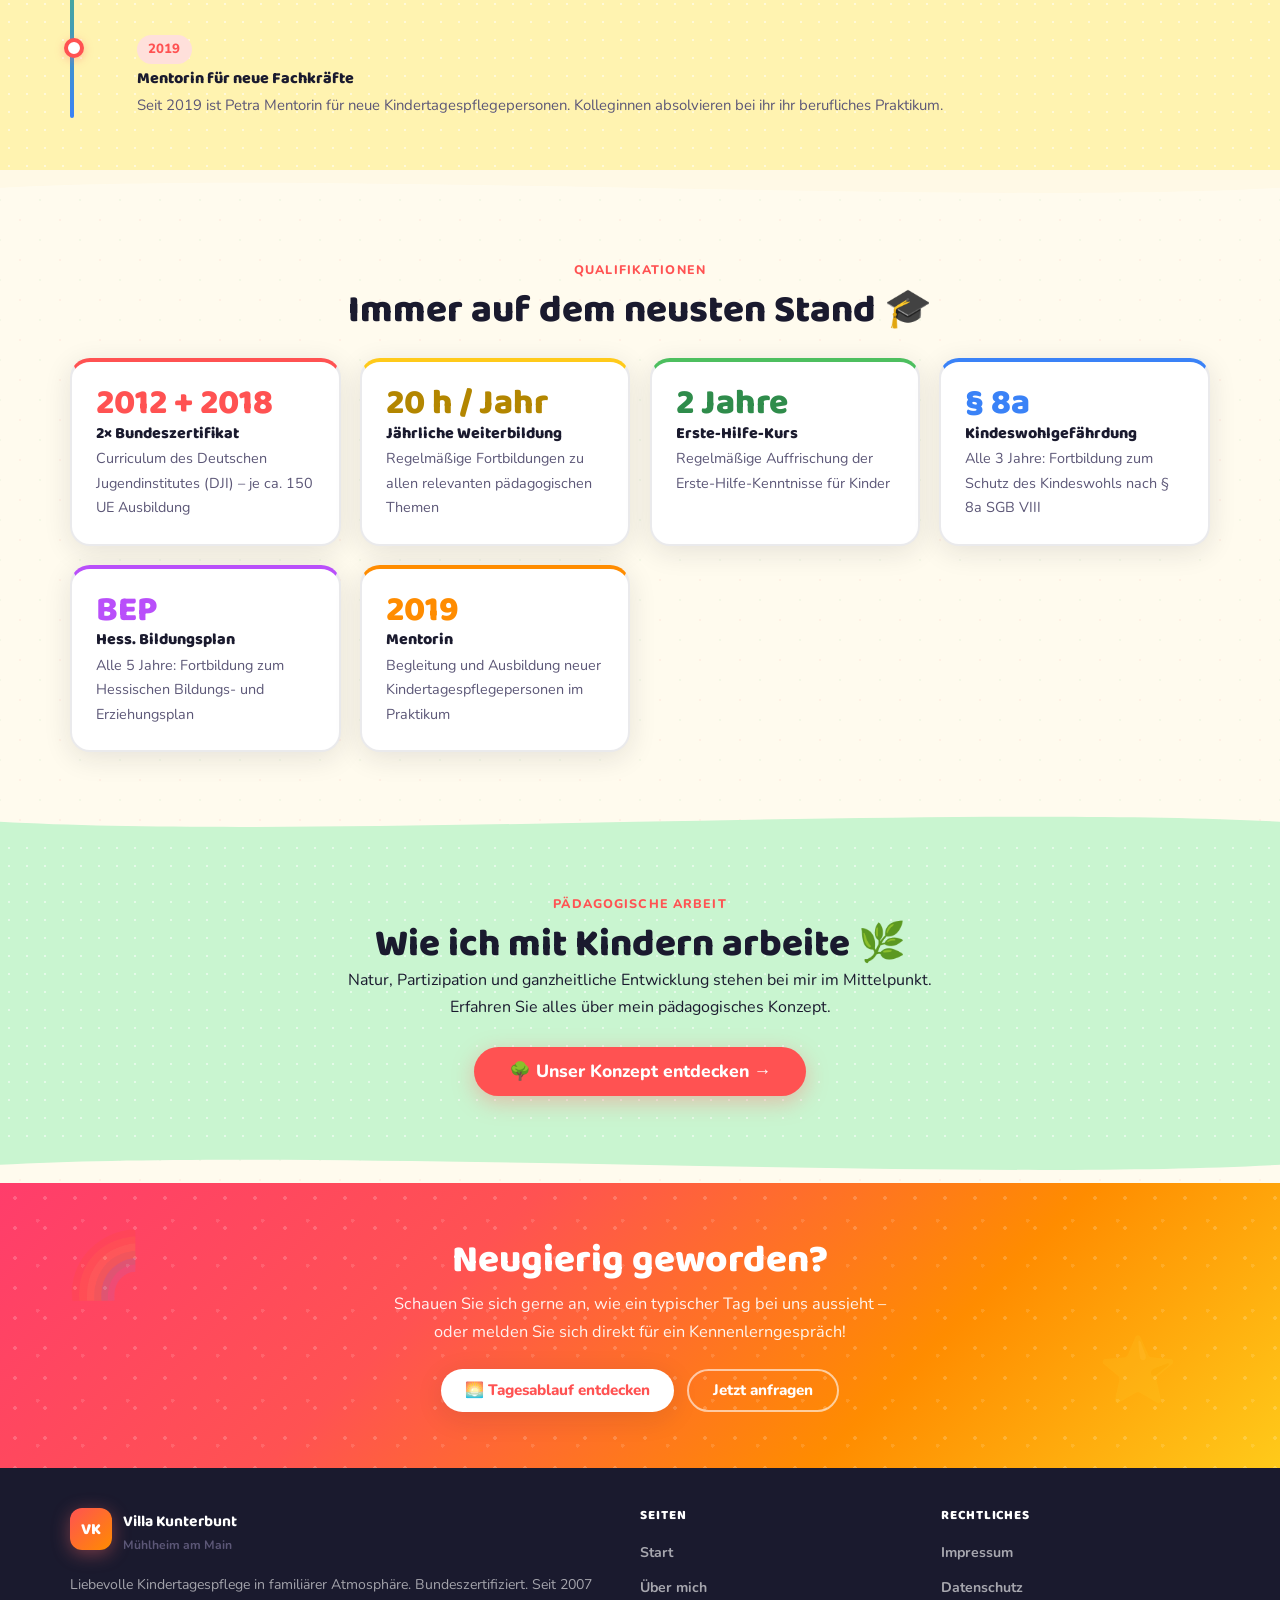
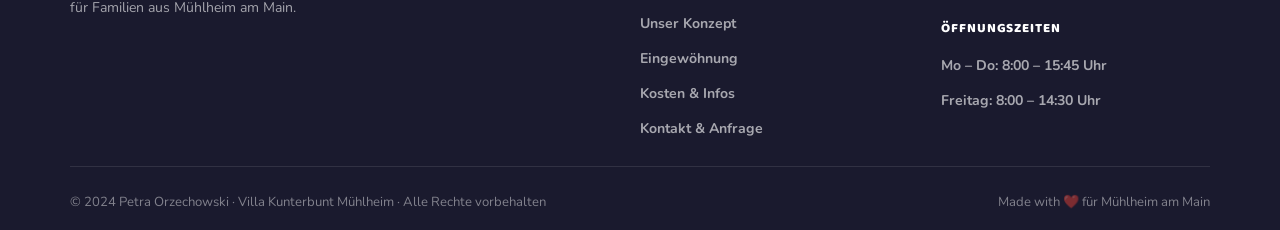
<file: ueber-mich.html>
﻿<!DOCTYPE html>
<html lang="de">
<head>
  <meta charset="UTF-8" />
  <meta name="viewport" content="width=device-width, initial-scale=1.0" />
  <title>Über mich & Konzept | Villa Kunterbunt Mühlheim</title>
  <meta name="description" content="Petra Orzechowski – bundeszertifizierte Kindertagespflegeperson aus Mühlheim am Main. Ihr pädagogisches Konzept: Natur, Partizipation, kleine Gruppen." />
  <link rel="preconnect" href="https://fonts.googleapis.com" />
  <link rel="preconnect" href="https://fonts.gstatic.com" crossorigin />
  <link href="https://fonts.googleapis.com/css2?family=Baloo+2:wght@700;800&family=Nunito:wght@400;600;700;800&display=swap" rel="stylesheet" />
  <link rel="stylesheet" href="style.css" />
</head>
<body>
  <a class="skip-link" href="#main">Zum Inhalt springen</a>

  <header class="site-header" id="site-header">
    <nav class="nav container" aria-label="Hauptnavigation">
      <a class="logo" href="index.html" aria-label="Villa Kunterbunt Startseite">
        <div class="logo-mark" aria-hidden="true">VK</div>
        <div class="logo-text"><strong>Villa Kunterbunt</strong><small>Mühlheim am Main</small></div>
      </a>
      <button class="nav-toggle" aria-expanded="false" aria-label="Menü öffnen" aria-controls="nav-menu">
        <span></span><span></span><span></span>
      </button>
      <ul class="nav-menu" id="nav-menu">
        <li><a href="index.html">Start</a></li>
        <li><a href="ueber-mich.html" class="active">Über mich</a></li>
        <li><a href="konzept.html">Unser Konzept</a></li>
        <li><a href="eingewohnung.html">Eingewöhnung</a></li>
        <li><a href="kosten.html">Kosten & Infos</a></li>
        <li><a href="kontakt.html" class="nav-cta">Platz anfragen</a></li>
      </ul>
    </nav>
  </header>

  <main id="main">

    <!-- ═══ PAGE HERO ═══ -->
    <section class="page-hero" style="background:linear-gradient(135deg,#EEF4FF 0%,#F6EEFF 50%,#EEFDF1 100%);">
      <div class="hero-deco" aria-hidden="true">
        <div class="blob" data-parallax="-0.10" style="width:420px;height:420px;background:radial-gradient(circle,rgba(77,150,255,.25),transparent 65%);right:-80px;top:-60px;"></div>
        <div class="blob" data-parallax="-0.16" style="width:280px;height:280px;background:radial-gradient(circle,rgba(199,125,255,.22),transparent 65%);left:-50px;bottom:0;"></div>
        <span class="deco-item" data-parallax="-0.08" style="right:10%;top:25%;font-size:2.5rem;">🌟</span>
        <span class="deco-item" data-parallax="-0.12" style="left:8%;top:20%;font-size:2rem;">🌿</span>
        <span class="deco-item" data-parallax="-0.06" style="right:25%;bottom:20%;font-size:1.8rem;">✨</span>
      </div>
      <div class="container page-hero-content reveal">
        <p class="kicker">Bundeszertifizierte Fachkraft</p>
        <h1>Hallo! Ich bin Petra. 👋</h1>
        <p class="lead">Kindertagespflegeperson, Mentorin und leidenschaftliche Naturentdeckerin. Seit 2007 begleite ich Kinder in Mühlheim am Main mit Herz, Kompetenz und einem echten Gespür für kleine Menschen.</p>
      </div>
    </section>

    <!-- ═══ ÜBER MICH ═══ -->
    <section class="section">
      <div class="container split">
        <div class="reveal">
          <p class="kicker">Meine Geschichte</p>
          <h2>Von der Arzthelferin zur Tagesmutter</h2>
          <p>Mein Name ist Petra Orzechowski. Ich wurde 1967 in Offenbach geboren. Seit 1997 bin ich verheiratet und meine beiden Söhne kamen 1998 und 2001 zur Welt.</p>
          <p>Nachdem ich 25 Jahre als Arzthelferin tätig war, beschloss ich einen neuen beruflichen Weg zu gehen – um mehr für Kinder da sein zu können. Da ich schon immer gern mit Kindern zusammen war, entschloss ich mich, mich zur Tagesmutter ausbilden zu lassen.</p>
          <p>Somit begann ich 2006 mit den Qualifizierungen. Als wir 2007 in unser Haus zogen, startete ich mit der Arbeit als Kindertagespflegeperson. <strong>Diesen Schritt habe ich bis heute noch nicht einmal bereut!</strong></p>
        </div>
        <div class="img-ph reveal d1" role="img" aria-label="Porträt von Petra Orzechowski">
          📸 Foto von Petra Orzechowski<br><small>(Platzhalter)</small>
        </div>
      </div>
    </section>

    <!-- ═══ WAVE + TIMELINE ═══ -->
    <div class="wave" aria-hidden="true">
      <svg xmlns="http://www.w3.org/2000/svg" viewBox="0 0 1440 40" preserveAspectRatio="none">
        <path d="M0,20 C360,40 1080,0 1440,20 L1440,40 L0,40 Z" fill="#FFF9E6"/>
      </svg>
    </div>
    <section class="section bg-yellow">
      <div class="container">
        <div class="section-head reveal">
          <p class="kicker">Mein Weg</p>
          <h2>Jahre voller Leidenschaft & Weiterbildung</h2>
        </div>
        <div class="timeline reveal">
          <div class="tl-item">
            <div class="tl-dot"></div>
            <span class="tl-year">2006</span>
            <h4>Start der Qualifizierungen</h4>
            <p>Beginn der Ausbildung zur Kindertagespflegeperson.</p>
          </div>
          <div class="tl-item">
            <div class="tl-dot"></div>
            <span class="tl-year">2007</span>
            <h4>Eröffnung der Villa Kunterbunt</h4>
            <p>Start mit der ersten Kindergruppe im eigenen Haus in Mühlheim am Main. Das Jugendamt prüfte Haus, Garten, Schlafplätze und Spielsachen und erteilte die Pflegeerlaubnis.</p>
          </div>
          <div class="tl-item">
            <div class="tl-dot"></div>
            <span class="tl-year">2012</span>
            <h4>1. Bundeszertifikat</h4>
            <p>Nach einem Jahr Ausbildung (160 UE): Prüfung für das Bundeszertifikat der Kindertagespflege nach dem Curriculum des DJI mit Erfolg abgelegt (November 2012).</p>
          </div>
          <div class="tl-item">
            <div class="tl-dot"></div>
            <span class="tl-year">2018</span>
            <h4>2. Bundeszertifikat</h4>
            <p>Nach einem weiteren Jahr Schulung (140 UE): zweites Bundeszertifikat mit Prüfung.</p>
          </div>
          <div class="tl-item">
            <div class="tl-dot"></div>
            <span class="tl-year">2019</span>
            <h4>Mentorin für neue Fachkräfte</h4>
            <p>Seit 2019 ist Petra Mentorin für neue Kindertagespflegepersonen. Kolleginnen absolvieren bei ihr ihr berufliches Praktikum.</p>
          </div>
        </div>
      </div>
    </section>
    <div class="wave" aria-hidden="true">
      <svg xmlns="http://www.w3.org/2000/svg" viewBox="0 0 1440 40" preserveAspectRatio="none">
        <path d="M0,20 C360,0 1080,40 1440,20 L1440,0 L0,0 Z" fill="#FFF9E6"/>
      </svg>
    </div>

    <!-- ═══ ZERTIFIKATE ═══ -->
    <section class="section">
      <div class="container">
        <div class="section-head reveal">
          <p class="kicker">Qualifikationen</p>
          <h2>Immer auf dem neusten Stand 🎓</h2>
        </div>
        <div class="cert-cards">
          <div class="card reveal" style="border-top:4px solid var(--coral);">
            <div style="font-size:2.2rem;font-weight:800;color:var(--coral);font-family:'Baloo 2',sans-serif;line-height:1;">2012 + 2018</div>
            <h4 style="margin:.2rem 0 .2rem;">2× Bundeszertifikat</h4>
            <p style="color:var(--muted);font-size:.9rem;margin:0;">Curriculum des Deutschen Jugendinstitutes (DJI) – je ca. 150 UE Ausbildung</p>
          </div>
          <div class="card reveal d1" style="border-top:4px solid var(--yellow);">
            <div style="font-size:2.2rem;font-weight:800;color:#B38600;font-family:'Baloo 2',sans-serif;line-height:1;">20 h / Jahr</div>
            <h4 style="margin:.2rem 0 .2rem;">Jährliche Weiterbildung</h4>
            <p style="color:var(--muted);font-size:.9rem;margin:0;">Regelmäßige Fortbildungen zu allen relevanten pädagogischen Themen</p>
          </div>
          <div class="card reveal d2" style="border-top:4px solid var(--mint);">
            <div style="font-size:2.2rem;font-weight:800;color:#2F8C4B;font-family:'Baloo 2',sans-serif;line-height:1;">2 Jahre</div>
            <h4 style="margin:.2rem 0 .2rem;">Erste-Hilfe-Kurs</h4>
            <p style="color:var(--muted);font-size:.9rem;margin:0;">Regelmäßige Auffrischung der Erste-Hilfe-Kenntnisse für Kinder</p>
          </div>
          <div class="card reveal d3" style="border-top:4px solid var(--blue);">
            <div style="font-size:2.2rem;font-weight:800;color:var(--blue);font-family:'Baloo 2',sans-serif;line-height:1;">§ 8a</div>
            <h4 style="margin:.2rem 0 .2rem;">Kindeswohlgefährdung</h4>
            <p style="color:var(--muted);font-size:.9rem;margin:0;">Alle 3 Jahre: Fortbildung zum Schutz des Kindeswohls nach § 8a SGB VIII</p>
          </div>
          <div class="card reveal" style="border-top:4px solid var(--purple);">
            <div style="font-size:2.2rem;font-weight:800;color:var(--purple);font-family:'Baloo 2',sans-serif;line-height:1;">BEP</div>
            <h4 style="margin:.2rem 0 .2rem;">Hess. Bildungsplan</h4>
            <p style="color:var(--muted);font-size:.9rem;margin:0;">Alle 5 Jahre: Fortbildung zum Hessischen Bildungs- und Erziehungsplan</p>
          </div>
          <div class="card reveal d1" style="border-top:4px solid var(--orange);">
            <div style="font-size:2.2rem;font-weight:800;color:var(--orange);font-family:'Baloo 2',sans-serif;line-height:1;">2019</div>
            <h4 style="margin:.2rem 0 .2rem;">Mentorin</h4>
            <p style="color:var(--muted);font-size:.9rem;margin:0;">Begleitung und Ausbildung neuer Kindertagespflegepersonen im Praktikum</p>
          </div>
        </div>
      </div>
    </section>

    <!-- ═══ KONZEPT ═══ -->
    <div class="wave" aria-hidden="true">
      <svg xmlns="http://www.w3.org/2000/svg" viewBox="0 0 1440 40" preserveAspectRatio="none">
        <path d="M0,20 C360,40 1080,0 1440,20 L1440,40 L0,40 Z" fill="#C9F5D0"/>
      </svg>
    </div>
    <section class="section bg-mint">
      <div class="container">
        <div class="section-head reveal">
          <p class="kicker">Pädagogische Arbeit</p>
          <h2>Wie ich mit Kindern arbeite 🌿</h2>
          <p>Natur, Partizipation und ganzheitliche Entwicklung stehen bei mir im Mittelpunkt. Erfahren Sie alles über mein pädagogisches Konzept.</p>
        </div>
        <div style="text-align:center;" class="reveal d1">
          <a href="konzept.html" class="btn btn-primary" style="font-size:1.1rem;padding:1rem 2.2rem;">🌳 Unser Konzept entdecken →</a>
        </div>
      </div>
    </section>
    <div class="wave" aria-hidden="true">
      <svg xmlns="http://www.w3.org/2000/svg" viewBox="0 0 1440 40" preserveAspectRatio="none">
        <path d="M0,20 C360,0 1080,40 1440,20 L1440,0 L0,0 Z" fill="#C9F5D0"/>
      </svg>
    </div>

    <!-- ═══ CTA ═══ -->
    <section class="cta-section">
      <span class="cta-deco" style="top:10%;left:5%;">🌈</span>
      <span class="cta-deco" style="bottom:15%;right:8%;">⭐</span>
      <div class="container reveal" style="position:relative;z-index:1;">
        <h2>Neugierig geworden?</h2>
        <p class="cta-lead">Schauen Sie sich gerne an, wie ein typischer Tag bei uns aussieht – oder melden Sie sich direkt für ein Kennenlerngespräch!</p>
        <div class="cta-row">
          <a href="eingewohnung.html" class="btn btn-white">🌅 Tagesablauf entdecken</a>
          <a href="kontakt.html" class="btn btn-ghost" style="border-color:rgba(255,255,255,.6);color:#fff;">Jetzt anfragen</a>
        </div>
      </div>
    </section>

  </main>

  <footer class="site-footer">
    <div class="container">
      <div class="footer-grid">
        <div class="footer-brand">
          <div class="logo">
            <div class="logo-mark" aria-hidden="true">VK</div>
            <div class="logo-text"><strong style="color:#fff;">Villa Kunterbunt</strong><small>Mühlheim am Main</small></div>
          </div>
          <p>Liebevolle Kindertagespflege in familiärer Atmosphäre. Bundeszertifiziert. Seit 2007 für Familien aus Mühlheim am Main.</p>
        </div>
        <div class="footer-col">
          <h4>Seiten</h4>
          <ul>
            <li><a href="index.html">Start</a></li>
            <li><a href="ueber-mich.html">Über mich</a></li>
            <li><a href="konzept.html">Unser Konzept</a></li>
            <li><a href="eingewohnung.html">Eingewöhnung</a></li>
            <li><a href="kosten.html">Kosten & Infos</a></li>
            <li><a href="kontakt.html">Kontakt & Anfrage</a></li>
          </ul>
        </div>
        <div class="footer-col">
          <h4>Rechtliches</h4>
          <ul>
            <li><a href="impressum.html">Impressum</a></li>
            <li><a href="datenschutz.html">Datenschutz</a></li>
          </ul>
          <h4 style="margin-top:1.2rem;">Öffnungszeiten</h4>
          <ul>
            <li><a href="kosten.html">Mo – Do: 8:00 – 15:45 Uhr</a></li>
            <li><a href="kosten.html">Freitag: 8:00 – 14:30 Uhr</a></li>
          </ul>
        </div>
      </div>
      <div class="footer-bottom">
        <span>© 2024 Petra Orzechowski · Villa Kunterbunt Mühlheim · Alle Rechte vorbehalten</span>
        <span>Made with ❤️ für Mühlheim am Main</span>
      </div>
    </div>
  </footer>

  <a class="floating-btn" href="kontakt.html" aria-label="Betreuungsplatz anfragen">💛 Platz anfragen</a>
  <script src="script.js"></script>
</body>
</html>
</file>
<file: style.css>
﻿/* =====================================================
   VILLA KUNTERBUNT — Design System
   ===================================================== */
:root {
  --yellow: #FFCA1A;
  --coral: #FF5252;
  --mint: #4DBF5F;
  --blue: #3A82F7;
  --purple: #B94FFA;
  --orange: #FF8C00;
  --nav-h: 64px;
  --pink: #FF6EC4;

  --bg: #FFFBEE;
  --bg-yellow: #FFF3B0;
  --bg-coral: #FFE0DB;
  --bg-mint: #C9F5D0;
  --bg-blue: #D4E6FF;
  --bg-purple: #EDD9FF;

  --text: #1A1A2E;
  --muted: #5C5777;
  --card: #FFFFFF;
  --border: rgba(26,26,46,0.09);

  --radius: 20px;
  --radius-lg: 32px;
  --radius-full: 999px;
  --shadow: 0 6px 28px rgba(26,26,46,0.11);
  --shadow-lg: 0 14px 54px rgba(26,26,46,0.18);
  --trans: 0.28s cubic-bezier(0.34,1.56,0.64,1);
}

/* ── RESET ── */
*, *::before, *::after { box-sizing: border-box; margin: 0; padding: 0; }
html { scroll-behavior: smooth; }
body {
  font-family: "Nunito", "Segoe UI", sans-serif;
  color: var(--text); background: var(--bg);
  line-height: 1.7; overflow-x: hidden;
  background-image: radial-gradient(rgba(255,82,82,.06) 1.5px, transparent 1.5px),
                    radial-gradient(rgba(77,191,95,.06) 1.5px, transparent 1.5px);
  background-size: 40px 40px;
  background-position: 0 0, 20px 20px;
}
img { max-width: 100%; display: block; }
a { text-decoration: none; color: inherit; }
ul { list-style: none; }

/* ── SKIP LINK ── */
.skip-link { position:absolute; left:-9999px; top:auto; width:1px; height:1px; overflow:hidden; }
.skip-link:focus { left:1rem; top:1rem; width:auto; height:auto; background:#fff; padding:.75rem 1rem; border-radius:12px; z-index:999; }

/* anchor scroll offset */
[id] { scroll-margin-top: calc(var(--nav-h) + .5rem); }

/* ── TYPOGRAPHY ── */
h1,h2,h3,h4 {
  font-family: "Baloo 2", "Nunito", sans-serif;
  font-weight: 800; line-height: 1.15;
}
h1 { font-size: clamp(1.95rem, 5vw, 3.8rem); }
h2 { font-size: clamp(1.45rem, 3.2vw, 2.4rem); }
h3 { font-size: clamp(1.05rem, 2vw, 1.4rem); }
p { margin-bottom: .85rem; }
p:last-child { margin-bottom: 0; }
.kicker {
  display: inline-block; font-weight: 800; font-size: .78rem;
  letter-spacing: .09em; text-transform: uppercase;
  color: var(--coral); margin-bottom: .5rem;
}

/* ── LAYOUT ── */
.container { width: min(1140px, 92vw); margin-inline: auto; }
.section { padding: 3.2rem 0; position: relative; }
.section-sm { padding: 1.8rem 0; }
.section-head { text-align: center; max-width: 640px; margin-inline: auto; margin-bottom: 1.6rem; }
.split { display: grid; grid-template-columns: 1fr 1fr; gap: 2.5rem; align-items: center; }
.split.rev > *:first-child { order: 2; }

/* ── BUTTONS ── */
.btn {
  display: inline-flex; align-items: center; gap: .45rem;
  border: 0; border-radius: var(--radius-full);
  padding: .75rem 1.5rem;
  font: 800 .95rem/1 "Nunito", sans-serif;
  cursor: pointer; transition: var(--trans);
}
.btn-primary { background: var(--coral); color: #fff; box-shadow: 0 6px 22px rgba(255,107,107,.4); }
.btn-primary:hover { transform: translateY(-3px) scale(1.03); box-shadow: 0 12px 30px rgba(255,107,107,.5); }
.btn-yellow { background: var(--yellow); color: var(--text); box-shadow: 0 6px 20px rgba(255,217,61,.4); }
.btn-yellow:hover { transform: translateY(-3px) scale(1.03); }
.btn-ghost { background: transparent; border: 2.5px solid var(--coral); color: var(--coral); }
.btn-ghost:hover { background: var(--coral); color: #fff; transform: translateY(-2px); }
.btn-white { background: #fff; color: var(--coral); box-shadow: var(--shadow); }
.btn-white:hover { transform: translateY(-3px); box-shadow: var(--shadow-lg); }
a:focus-visible, button:focus-visible, input:focus-visible, textarea:focus-visible {
  outline: 3px solid var(--coral); outline-offset: 2px;
}

/* ── HEADER ── */
.site-header {
  position: fixed; top: 0; left: 0; right: 0; z-index: 200;
  background: rgba(255,251,238,.97); backdrop-filter: blur(14px);
  box-shadow: 0 2px 20px rgba(26,26,46,.08);
  border-bottom: 3px solid rgba(255,202,26,.35);
  transition: box-shadow .3s;
}
.site-header.scrolled {
  box-shadow: 0 4px 28px rgba(26,26,46,.14);
  border-bottom-color: rgba(255,202,26,.6);
}
.nav { display: flex; align-items: center; justify-content: space-between; min-height: var(--nav-h); }
.logo { display: flex; align-items: center; gap: .7rem; font-weight: 800; }
.logo-mark {
  width: 42px; height: 42px; border-radius: 12px;
  display: grid; place-items: center;
  font-family: "Baloo 2", sans-serif; font-weight: 800; font-size: 1rem;
  color: #fff;
  background: linear-gradient(135deg, var(--coral), var(--orange));
  box-shadow: 0 4px 18px rgba(255,107,107,.4);
  flex-shrink: 0;
}
.logo-text strong { display: block; line-height: 1.1; font-size: .98rem; font-family: "Baloo 2", sans-serif; }
.logo-text small { color: var(--muted); font-size: .76rem; font-weight: 700; }
.nav-menu { display: flex; align-items: center; gap: .2rem; }
.nav-menu a {
  padding: .5rem .95rem; border-radius: var(--radius-full);
  font-weight: 800; font-size: .93rem; transition: .2s;
}
.nav-menu a:hover { background: var(--bg-yellow); color: var(--coral); }
.nav-menu a.active { background: var(--bg-coral); color: var(--coral); }
.nav-cta {
  background: var(--coral) !important; color: #fff !important;
  padding: .6rem 1.25rem !important;
  box-shadow: 0 4px 16px rgba(255,107,107,.3);
}
.nav-cta:hover { transform: translateY(-2px); box-shadow: 0 8px 24px rgba(255,107,107,.45) !important; }
.nav-toggle {
  display: none; background: none; border: none; cursor: pointer;
  width: 44px; height: 44px;
  flex-direction: column; align-items: center; justify-content: center; gap: 6px;
}
.nav-toggle span {
  display: block; width: 28px; height: 3px;
  background: var(--text); border-radius: 3px;
  transition: .3s cubic-bezier(.68,-.6,.32,1.6);
}
.nav-toggle.open span:nth-child(1) { transform: translateY(9px) rotate(45deg); }
.nav-toggle.open span:nth-child(2) { transform: scaleX(0); opacity: 0; }
.nav-toggle.open span:nth-child(3) { transform: translateY(-9px) rotate(-45deg); }

/* ── HERO (landing) ── */
.hero {
  min-height: 88vh; display: flex; align-items: center;
  position: relative; overflow: clip; padding: 6.2rem 0 2.75rem;
  background: linear-gradient(140deg, #FFFBEE 0%, #FFE8E8 30%, #E0F0FF 65%, #D6F5DC 100%);
}
.hero-deco { position: absolute; inset: 0; pointer-events: none; }
.blob {
  position: absolute; border-radius: 50%;
  will-change: transform; pointer-events: none;
}
.hero-shell {
  position: relative; z-index: 2;
  max-width: 1060px; margin-inline: auto;
}
.hero-content {
  position: relative; z-index: 2; max-width: 960px;
  margin-inline: auto; text-align: center;
}
.hero-kicker {
  margin-bottom: .9rem;
  padding: .45rem .95rem;
  border-radius: var(--radius-full);
  background: rgba(255,255,255,.75);
  box-shadow: 0 10px 24px rgba(26,26,46,.07);
}
.hero-illustration {
  margin: 0 auto 1.15rem;
  max-width: 1080px;
}
.hero-illustration-frame {
  position: relative;
  padding: .7rem;
  border-radius: 38px;
  background: linear-gradient(135deg, rgba(255,255,255,.82), rgba(255,251,238,.65));
  border: 1px solid rgba(255,255,255,.75);
  box-shadow: 0 24px 60px rgba(26,26,46,.12), inset 0 1px 0 rgba(255,255,255,.7);
  backdrop-filter: blur(10px);
}
.hero-illustration-frame::before {
  content: "";
  position: absolute; inset: 18px;
  border-radius: 30px;
  background: linear-gradient(180deg, rgba(255,255,255,.28), transparent 45%);
  pointer-events: none;
}
.hero-illustration-svg {
  display: block; width: 100%; height: auto;
}
.hero-word {
  font-family: "Baloo 2", "Nunito", sans-serif;
  font-size: 126px;
  font-weight: 800;
  letter-spacing: -0.03em;
  paint-order: stroke fill;
}
.hero-word-red { fill: #d95959; transform: rotate(-1deg); transform-origin: center; }
.hero-word-blue { fill: #4a7fd4; }
.hero-word-outline {
  fill: transparent;
  stroke: rgba(255,255,255,.55);
  stroke-width: 7px;
  stroke-linejoin: round;
}
.hero h1 { margin-bottom: .55rem; max-width: 15ch; margin-inline: auto; }
.hero h1 em { font-style: normal; color: var(--coral); }
.hero .lead {
  font-size: clamp(.98rem,1.7vw,1.15rem);
  color: #4A4560; margin: 0 auto 1.15rem;
  max-width: 64ch;
}
.hero-cta { display: flex; justify-content: center; flex-wrap: wrap; gap: .75rem; margin-bottom: 1.1rem; }
.hero-badges { display: flex; justify-content: center; flex-wrap: wrap; gap: .55rem; }
.hero-badges li {
  background: #fff; border: 2.5px solid var(--yellow);
  border-radius: var(--radius-full); padding: .38rem .85rem;
  font-weight: 800; font-size: .88rem;
  box-shadow: 0 3px 10px rgba(255,202,26,.25);
}

/* ── DECO ITEMS (floating emoji/shapes) ── */
.deco-item {
  position: absolute; pointer-events: none; will-change: transform;
  user-select: none; line-height: 1;
}

/* ── WAVE DIVIDER ── */
.wave { line-height: 0; display: block; overflow: hidden; max-height: 44px; }
.wave svg { display: block; width: 100%; height: 100%; }

/* ── STATS STRIP ── */
.stats-strip {
  background: linear-gradient(135deg, var(--yellow), #FFB300);
  padding: 1.5rem 0; overflow: hidden; position: relative;
}
.stats-strip::before {
  content: ""; position: absolute; inset: 0;
  background-image: radial-gradient(rgba(255,255,255,.25) 2px, transparent 2px);
  background-size: 22px 22px;
}
.stats-grid { display: grid; grid-template-columns: repeat(4,1fr); gap: 1rem; text-align: center; }
.stat-item .icon { font-size: 1.8rem; margin-bottom: .15rem; }
.stat-item strong {
  display: block; font-family: "Baloo 2", sans-serif;
  font-size: clamp(1.6rem,3vw,2.6rem); font-weight: 800; line-height: 1; color: var(--text);
}
.stat-item span { font-weight: 800; font-size: .83rem; color: #4A3C00; }

/* ── TEASER CARDS ── */
.teaser-grid { display: grid; grid-template-columns: repeat(3,1fr); gap: 1.5rem; }
.teaser-card {
  border-radius: var(--radius-lg);
  padding: 1.5rem 1.4rem; box-shadow: var(--shadow);
  transition: var(--trans); position: relative; overflow: hidden;
  border: 3px solid transparent;
  display: flex; flex-direction: column;
}
.teaser-card:hover { transform: translateY(-7px) rotate(.3deg); box-shadow: var(--shadow-lg); }
.teaser-card-yellow { background: linear-gradient(135deg, #FFF8D6, #FFEEA0); }
.teaser-card-yellow:hover { border-color: var(--yellow); }
.teaser-card-mint { background: linear-gradient(135deg, #D9F5DD, #B5ECBA); }
.teaser-card-mint:hover   { border-color: var(--mint); }
.teaser-card-blue { background: linear-gradient(135deg, #DDF0FF, #B8DAFF); }
.teaser-card-blue:hover   { border-color: var(--blue); }
.teaser-card-purple { background: linear-gradient(135deg, #F0E0FF, #DBBDFF); }
.teaser-card-purple:hover { border-color: var(--purple); }
.teaser-icon { font-size: 2.6rem; margin-bottom: .5rem; }
.teaser-card h3 { margin-bottom: .5rem; }
.teaser-card p { color: var(--muted); flex: 1; margin-bottom: 1.2rem; }
.teaser-link { font-weight: 800; display: inline-flex; align-items: center; gap: .3rem; transition: gap .2s; }
.teaser-link:hover { gap: .55rem; }
.teaser-card-yellow .teaser-link { color: #8A6000; }
.teaser-card-mint .teaser-link   { color: #1E6B2E; }
.teaser-card-blue .teaser-link   { color: var(--blue); }
.teaser-card-purple .teaser-link { color: #8E24AA; }
.teaser-bg-icon {
  position: absolute; right: -14px; bottom: -18px;
  font-size: 7.5rem; opacity: .08; pointer-events: none; line-height: 1;
}

/* ── FEATURES ── */
.feature-grid { display: grid; grid-template-columns: repeat(auto-fit,minmax(200px,1fr)); gap: 1.5rem; }
.feature-item {
  text-align: center; padding: 1.4rem 1rem;
  background: var(--card); border-radius: var(--radius-lg);
  box-shadow: var(--shadow); border: 3px solid var(--border);
  transition: var(--trans);
}
.feature-item:hover { transform: translateY(-5px) scale(1.02); border-color: var(--yellow); }
.feature-icon {
  width: 62px; height: 62px; border-radius: 18px;
  display: grid; place-items: center; font-size: 1.85rem;
  margin: 0 auto .65rem;
  box-shadow: 0 4px 14px rgba(26,26,46,.14);
}
.fi-yellow { background: linear-gradient(135deg,#FFE066,#FFB800); }
.fi-coral  { background: linear-gradient(135deg,#FF8A8A,#FF3D3D); }
.fi-mint   { background: linear-gradient(135deg,#7EDF8A,#28A745); }
.fi-blue   { background: linear-gradient(135deg,#7ABAFF,#1565C0); }
.fi-purple { background: linear-gradient(135deg,#D48FFF,#9C27B0); }
.feature-item h3 { font-size: 1.05rem; margin-bottom: .3rem; }
.feature-item p  { color: var(--muted); font-size: .88rem; }

/* ── GENERIC CARD ── */
.card {
  background: var(--card); border-radius: var(--radius);
  padding: 1.5rem; box-shadow: var(--shadow);
  border: 2.5px solid var(--border); transition: .2s ease;
}
.card:hover { transform: translateY(-5px); box-shadow: var(--shadow-lg); }

/* ── SECTION BACKGROUNDS ── */
.bg-yellow { background: linear-gradient(135deg, #FFF3B0, #FFE566); }
.bg-coral  { background: linear-gradient(135deg, #FFE0DB, #FFBAB2); }
.bg-mint   { background: linear-gradient(135deg, #C9F5D0, #9EEAAA); }
.bg-blue   { background: linear-gradient(135deg, #D4E6FF, #A7C8FF); }
.bg-purple { background: linear-gradient(135deg, #EDD9FF, #D4AAFF); }
.bg-dark   { background: var(--text); color: #fff; }
.bg-dark .kicker { color: var(--yellow); }

/* polka-dot overlay on colored sections */
.bg-yellow::before,.bg-coral::before,.bg-mint::before,.bg-blue::before,.bg-purple::before {
  content:""; position:absolute; inset:0; pointer-events:none;
  background-image: radial-gradient(rgba(255,255,255,.5) 1.5px, transparent 1.5px);
  background-size: 18px 18px; z-index:0;
}
.bg-yellow,.bg-coral,.bg-mint,.bg-blue,.bg-purple { position: relative; }
.bg-yellow > *,.bg-coral > *,.bg-mint > *,.bg-blue > *,.bg-purple > * { position: relative; z-index: 1; }

/* ── IMAGE PLACEHOLDER ── */
.img-ph {
  background: linear-gradient(135deg, var(--bg-yellow), var(--bg-coral));
  border-radius: var(--radius-lg); min-height: 260px;
  display: grid; place-items: center; text-align: center; padding: 2rem;
  font-weight: 800; color: var(--muted);
  border: 3px dashed rgba(26,26,46,.15);
}

/* ── PAGE HERO (sub-pages) ── */
.page-hero {
  padding: 7.5rem 0 2.5rem; position: relative; overflow: clip;
}
.page-hero-content { position: relative; z-index: 2; }
.page-hero h1 { margin-bottom: .5rem; }
.page-hero .lead { font-size: 1.02rem; color: var(--muted); max-width: 600px; }

/* soft watercolor blend between hero and first section */
main > .page-hero + .section {
  position: relative;
  z-index: 1;
}
main > .page-hero + .section::before {
  content: "";
  position: absolute;
  left: 0;
  right: 0;
  top: -52px;
  height: 110px;
  pointer-events: none;
  z-index: 0;
  background:
    radial-gradient(140px 36px at 8% 70%, rgba(255,244,224,.96), transparent 72%),
    radial-gradient(180px 42px at 22% 66%, rgba(255,238,215,.92), transparent 73%),
    radial-gradient(160px 38px at 38% 71%, rgba(255,236,220,.9), transparent 74%),
    radial-gradient(200px 48px at 54% 64%, rgba(255,226,235,.88), transparent 75%),
    radial-gradient(170px 42px at 70% 70%, rgba(225,238,255,.9), transparent 75%),
    radial-gradient(160px 40px at 84% 66%, rgba(213,236,255,.88), transparent 74%),
    radial-gradient(120px 34px at 94% 72%, rgba(234,247,238,.9), transparent 73%),
    linear-gradient(to bottom, rgba(255,251,238,.98) 0%, rgba(255,251,238,.58) 54%, rgba(255,251,238,0) 100%);
  filter: blur(10px) saturate(1.06);
  opacity: .98;
}
main > .page-hero + .section > * {
  position: relative;
  z-index: 1;
}

/* ── SECTION BACKGROUNDS ── */
.bg-yellow { background: var(--bg-yellow); }
.bg-coral  { background: var(--bg-coral); }
.bg-mint   { background: var(--bg-mint); }
.bg-blue   { background: var(--bg-blue); }
.bg-purple { background: var(--bg-purple); }
.bg-dark   { background: var(--text); color: #fff; }
.bg-dark .kicker { color: var(--yellow); }

/* ── TIMELINE (career) ── */
.timeline { position: relative; padding-left: 2.2rem; }
.timeline::before {
  content: ""; position: absolute; left: 0; top: 0; bottom: 0;
  width: 4px; border-radius: 2px;
  background: linear-gradient(to bottom, var(--coral), var(--yellow), var(--mint), var(--blue));
}
.tl-item { position: relative; padding: 0 0 2.2rem 2rem; }
.tl-item:last-child { padding-bottom: 0; }
.tl-dot {
  position: absolute; left: -2.55rem; top: .2rem;
  width: 20px; height: 20px; border-radius: 50%;
  background: #fff; border: 4px solid var(--coral);
  box-shadow: 0 2px 10px rgba(255,107,107,.4);
}
.tl-year {
  display: inline-block; background: var(--bg-coral); color: var(--coral);
  padding: .2rem .7rem; border-radius: var(--radius-full);
  font-weight: 800; font-size: .83rem; margin-bottom: .4rem;
}
.tl-item h4 { margin-bottom: .3rem; }
.tl-item p  { color: var(--muted); font-size: .93rem; margin: 0; }

/* ── CERT CARDS ── */
.cert-cards { display: grid; grid-template-columns: repeat(auto-fit,minmax(250px,1fr)); gap: 1.2rem; }
.cert-card {
  background: var(--card); border-radius: var(--radius); padding: 1.3rem 1.5rem;
  box-shadow: var(--shadow); border-top: 4px solid var(--coral);
}
.cert-card .year { font-family: "Baloo 2", sans-serif; font-size: 2.2rem; font-weight: 800; color: var(--coral); line-height: 1; }
.cert-card h4 { margin: .2rem 0 .15rem; }
.cert-card p { color: var(--muted); font-size: .88rem; margin: 0; }

/* ── QUOTE ── */
.quote-block {
  border-radius: var(--radius-lg); padding: 1.8rem 2rem 1.8rem 4.5rem;
  background: linear-gradient(135deg, var(--bg-yellow), var(--bg-coral));
  position: relative; border-left: 6px solid var(--yellow);
}
.quote-block::before {
  content: "\201C"; font-family: "Baloo 2", sans-serif; font-size: 7rem; line-height: .7;
  position: absolute; top: 1rem; left: 1rem;
  color: var(--yellow); opacity: .55;
}
.quote-block blockquote { font-size: clamp(1rem,1.7vw,1.18rem); font-weight: 700; font-style: italic; }
.quote-block cite { display: block; margin-top: .7rem; font-style: normal; font-weight: 800; color: var(--coral); }

/* ── STEP CARDS (Eingewöhnung) ── */
.steps { display: grid; gap: 1.2rem; counter-reset: step; }
.step-item {
  display: flex; gap: 1.2rem; align-items: flex-start;
  background: var(--card); border-radius: var(--radius);
  padding: 1.3rem 1.5rem; box-shadow: var(--shadow);
  counter-increment: step; transition: .2s;
}
.step-item:hover { transform: translateX(6px); }
.step-num {
  flex-shrink: 0; width: 50px; height: 50px; border-radius: 50%;
  background: linear-gradient(135deg, var(--coral), var(--orange));
  color: #fff; display: grid; place-items: center;
  font-family: "Baloo 2", sans-serif; font-weight: 800; font-size: 1.35rem;
  box-shadow: 0 4px 14px rgba(255,107,107,.35);
}
.step-body h4 { margin-bottom: .3rem; }
.step-body p  { color: var(--muted); font-size: .92rem; margin: 0; }

/* ── TIME STEPS (Tagesablauf) ── */
.time-steps { display: grid; gap: .85rem; }
.time-step {
  display: flex; gap: 1.2rem; align-items: center;
  background: var(--card); border-radius: var(--radius);
  padding: 1rem 1.3rem; box-shadow: 0 3px 16px rgba(26,26,46,.08);
  border-left: 5px solid var(--step-color, var(--coral));
  transition: .2s;
}
.time-step:hover { transform: translateX(5px); }
.step-emoji { font-size: 1.9rem; flex-shrink: 0; }
.step-time  { font-family: "Baloo 2", sans-serif; font-weight: 800; font-size: .92rem; color: var(--step-color, var(--coral)); min-width: 110px; white-space: nowrap; }
.step-info h4 { margin-bottom: .15rem; }
.step-info p  { color: var(--muted); font-size: .9rem; margin: 0; }

/* ── ACTIVITY CARDS ── */
.activity-grid { display: grid; grid-template-columns: repeat(auto-fit,minmax(180px,1fr)); gap: 1rem; }
.activity-card {
  background: var(--card); border-radius: var(--radius); padding: 1.2rem;
  text-align: center; box-shadow: var(--shadow); transition: var(--trans);
  border: 2.5px solid transparent;
}
.activity-card:hover { transform: translateY(-5px) scale(1.02); border-color: var(--yellow); }
.activity-card .icon { font-size: 2.6rem; margin-bottom: .5rem; }
.activity-card h4 { font-size: .95rem; }
.activity-card p { color: var(--muted); font-size: .85rem; margin: 0; }

/* ── KOSTEN ── */
.kosten-card {
  background: linear-gradient(135deg, var(--coral), var(--orange));
  border-radius: var(--radius-lg); padding: 2.5rem;
  color: #fff; text-align: center;
}
.kosten-card .price { font-family: "Baloo 2", sans-serif; font-size: 3.6rem; font-weight: 800; line-height: 1; margin: .5rem 0 .2rem; }
.kosten-card .price-label { font-size: 1rem; opacity: .9; margin-bottom: 1rem; }
.kosten-card p { opacity: .92; max-width: 440px; margin-inline: auto; }

/* ── HOURS ── */
.hours-grid { display: grid; gap: .7rem; }
.hours-item {
  display: flex; justify-content: space-between; align-items: center;
  background: var(--card); border-radius: 12px; padding: .9rem 1.2rem;
  font-weight: 700; border-left: 4px solid var(--mint);
}
.hours-day  { color: var(--muted); }
.hours-time { color: var(--text); font-weight: 800; }

/* ── FORM ── */
.form-card {
  background: var(--card); border-radius: var(--radius-lg);
  padding: 2rem 2rem 1.5rem; box-shadow: var(--shadow-lg);
  border: 2px solid var(--border);
}
.form-group { margin-bottom: 1.2rem; }
label { display: block; font-weight: 800; margin-bottom: .4rem; font-size: .88rem; }
input, textarea, select {
  width: 100%; border: 2px solid var(--border); border-radius: 12px;
  padding: .8rem 1rem; font: 700 .95rem "Nunito", sans-serif;
  background: var(--bg); transition: .2s;
}
input:focus, textarea:focus { border-color: var(--coral); background: #fff; outline: none; }
textarea { resize: vertical; }
.form-message { min-height: 1.4rem; font-weight: 800; margin-top: .5rem; }
.form-message.ok  { color: var(--mint); }
.form-message.err { color: var(--coral); }

/* ── FAQ ── */
.faq-list { display: grid; gap: .8rem; }
.faq-item {
  background: var(--card); border-radius: var(--radius);
  overflow: hidden; box-shadow: 0 3px 16px rgba(26,26,46,.08);
  border: 2.5px solid transparent; transition: .2s;
}
.faq-item.open { border-color: var(--yellow); }
.faq-btn {
  width: 100%; text-align: left; padding: 1.1rem 1.3rem;
  background: none; border: none;
  font: 800 1rem/1.3 "Nunito", sans-serif;
  cursor: pointer; color: var(--text);
  display: flex; align-items: center; justify-content: space-between; gap: .5rem;
}
.faq-btn::after { content: "+"; font-size: 1.5rem; font-weight: 800; color: var(--coral); flex-shrink: 0; transition: .25s; }
.faq-item.open .faq-btn::after { content: "−"; }
.faq-body { max-height: 0; overflow: hidden; transition: max-height .3s ease; }
.faq-body-inner { padding: 0 1.3rem 1.2rem; color: var(--muted); font-weight: 600; }

/* ── CTA SECTION ── */
.cta-section {
  background: linear-gradient(135deg, #FF3D6B 0%, var(--coral) 35%, var(--orange) 70%, #FFCA1A 100%);
  padding: 3.5rem 0; text-align: center; color: #fff;
  position: relative; overflow: hidden;
}
.cta-section::before {
  content:""; position:absolute; inset:0;
  background-image: radial-gradient(rgba(255,255,255,.18) 2px, transparent 2px),
                    radial-gradient(rgba(255,255,255,.12) 2px, transparent 2px);
  background-size: 30px 30px, 45px 45px;
  background-position: 0 0, 15px 15px;
}
.cta-section h2 { color: #fff; margin-bottom: .5rem; }
.cta-section .cta-lead { font-size: 1.02rem; opacity: .92; max-width: 520px; margin: 0 auto 1.4rem; }
.cta-row { display: flex; justify-content: center; flex-wrap: wrap; gap: .8rem; }
.cta-deco { position: absolute; pointer-events: none; font-size: 4rem; opacity: .12; }

/* ── FLOATING CTA ── */
.floating-btn {
  position: fixed; bottom: 1.2rem; right: 1.2rem; z-index: 150;
  background: linear-gradient(135deg, var(--coral), var(--orange));
  color: #fff; border-radius: var(--radius-full);
  padding: .58rem .78rem; font-weight: 800; font-size: .75rem;
  box-shadow: 0 6px 16px rgba(255,107,107,.34);
  transition: var(--trans);
  animation: flt 3.5s ease-in-out infinite;
}
.floating-btn:hover { transform: translateY(-5px) scale(1.06); box-shadow: 0 14px 36px rgba(255,107,107,.6); animation: none; }
@keyframes flt { 0%,100%{transform:translateY(0)} 50%{transform:translateY(-6px)} }

/* ── GALLERY ── */
.gallery-grid { display: grid; grid-template-columns: repeat(3,1fr); gap: 1rem; }
.gallery-item {
  aspect-ratio: 4/3; border-radius: var(--radius);
  display: grid; place-items: center;
  font-weight: 800; color: var(--muted); font-size: .9rem;
  background: linear-gradient(135deg, var(--bg-yellow), var(--bg-mint));
  border: 3px dashed rgba(26,26,46,.15);
  transition: .2s; cursor: pointer;
}
.gallery-item:hover { transform: scale(1.03); border-style: solid; border-color: var(--yellow); }

/* ── CONTACT INFO ── */
.contact-info-list { display: grid; gap: .9rem; }
.contact-info-item {
  display: flex; gap: 1rem; align-items: flex-start;
  background: var(--card); border-radius: var(--radius);
  padding: 1rem 1.2rem; box-shadow: 0 3px 14px rgba(26,26,46,.07);
}
.ci-icon { font-size: 1.7rem; flex-shrink: 0; }
.ci-label { font-weight: 800; font-size: .82rem; color: var(--muted); text-transform: uppercase; letter-spacing: .06em; }
.ci-value { font-weight: 700; }

/* ── FOOTER ── */
.site-footer { background: var(--text); color: rgba(255,255,255,.82); padding: 2.5rem 0 1rem; }
.footer-grid { display: grid; grid-template-columns: 2fr 1fr 1fr; gap: 2rem; margin-bottom: 1.5rem; }
.footer-brand .logo-mark { background: linear-gradient(135deg, var(--coral), var(--orange)); margin-bottom: .8rem; }
.footer-brand p { font-size: .88rem; color: rgba(255,255,255,.6); margin-top: .7rem; line-height: 1.6; }
.footer-col h4 { color: #fff; margin-bottom: 1rem; font-size: .82rem; text-transform: uppercase; letter-spacing: .07em; }
.footer-col ul { display: grid; gap: .5rem; }
.footer-col a { color: rgba(255,255,255,.62); font-weight: 700; font-size: .88rem; transition: .2s; }
.footer-col a:hover { color: var(--yellow); }
.footer-bottom {
  border-top: 1px solid rgba(255,255,255,.1); padding-top: 1.5rem;
  display: flex; justify-content: space-between; align-items: center;
  font-size: .82rem; color: rgba(255,255,255,.45); flex-wrap: wrap; gap: .5rem;
}

/* ── REVEAL ANIMATION ── */
/* Default: visible (no-JS fallback). JS adds .js-ready to <html> to enable hiding. */
.reveal { transition: opacity .5s ease, transform .5s cubic-bezier(.22,1,.36,1); }
.js-ready .reveal { opacity: 0; transform: translateY(16px); }
.js-ready .reveal.visible { opacity: 1; transform: translateY(0); }
.d1 { transition-delay: .08s; }
.d2 { transition-delay: .16s; }
.d3 { transition-delay: .24s; }
.d4 { transition-delay: .32s; }
.d5 { transition-delay: .4s; }
.d6 { transition-delay: .48s; }

/* ── RESPONSIVE ── */
@media (max-width: 1024px) {
  .stats-grid { grid-template-columns: repeat(2,1fr); }
  .footer-grid { grid-template-columns: 1fr 1fr; }
  .footer-brand { grid-column: 1/-1; }
}
@media (max-width: 840px) {
  .split { grid-template-columns: 1fr; gap: 1.5rem; }
  .split.rev > *:first-child { order: 0; }
  .teaser-grid { grid-template-columns: 1fr; }
  .gallery-grid { grid-template-columns: repeat(2,1fr); }
  .footer-grid { grid-template-columns: 1fr; }
  .nav-toggle { display: flex; }
  .nav-menu {
    display: none; position: absolute; top: var(--nav-h); left: 0; right: 0;
    background: rgba(255,251,238,.97); backdrop-filter: blur(12px);
    flex-direction: column; padding: 1.2rem; gap: .2rem;
    border-bottom: 3px solid var(--yellow);
    box-shadow: 0 8px 30px rgba(26,26,46,.1);
  }
  .nav-menu.open { display: flex; }
  .nav-menu a { padding: .7rem 1rem; }
  .page-hero { padding: 6.5rem 0 2rem; }
  main > .page-hero + .section::before {
    top: -38px;
    height: 82px;
    filter: blur(6px);
  }
  .section { padding: 2.5rem 0; }
  .cta-section { padding: 2.8rem 0; }
  .hero { min-height: auto; padding: 5.25rem 0 2rem; }
  .hero-illustration-frame { padding: .45rem; border-radius: 28px; }
  .hero-word { font-size: 104px; }
}
@media (max-width: 480px) {
  .stats-grid { grid-template-columns: repeat(2,1fr); }
  .gallery-grid { grid-template-columns: 1fr; }
  .time-step { flex-wrap: wrap; }
  .feature-grid { grid-template-columns: repeat(2,1fr); }
  .hero-badges { gap: .4rem; }
  .hero-badges li { font-size: .8rem; padding: .3rem .65rem; }
  .hero-kicker { margin-bottom: .7rem; }
  .hero-illustration { margin-bottom: .9rem; }
  .hero-illustration-frame { padding: .25rem; border-radius: 22px; }
  .hero-word { font-size: 84px; }
}
@media (prefers-reduced-motion: reduce) {
  html { scroll-behavior: auto; }
  *, *::before, *::after { animation: none !important; transition: none !important; }
}
</file>
